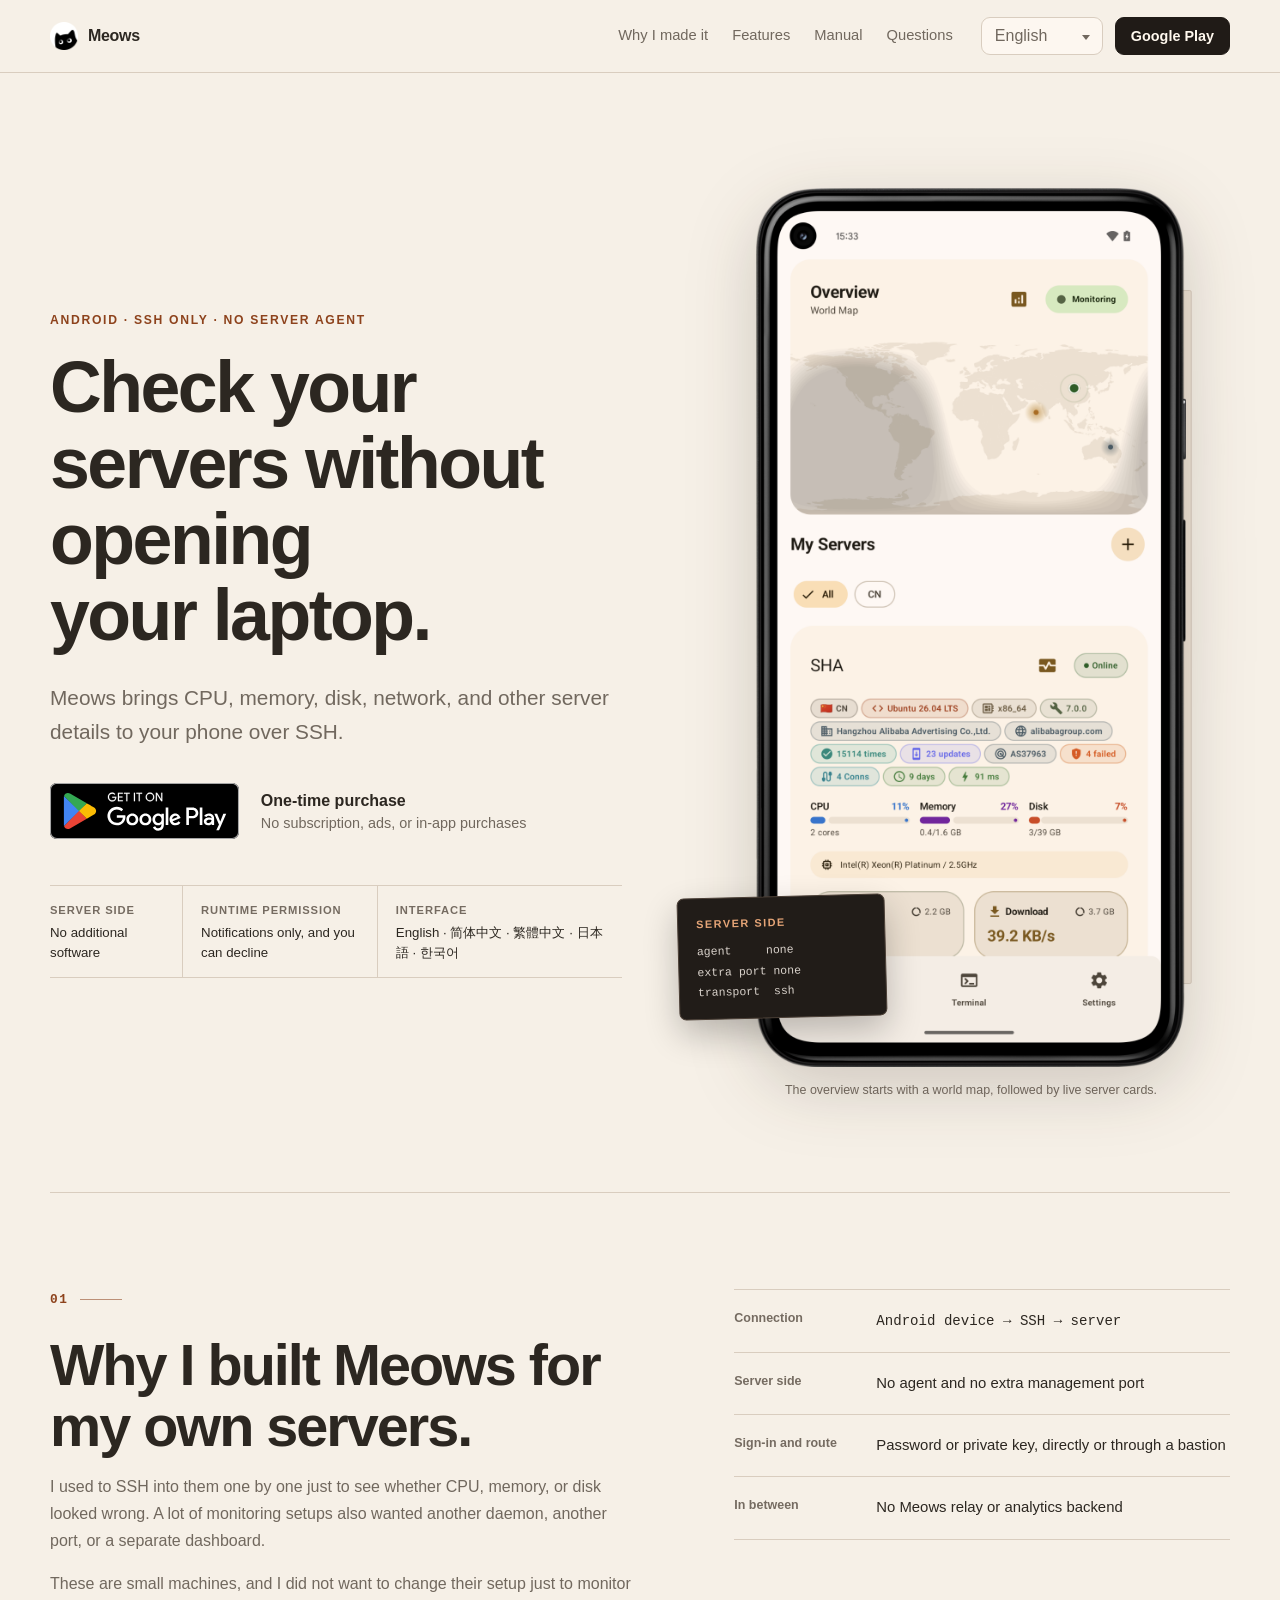
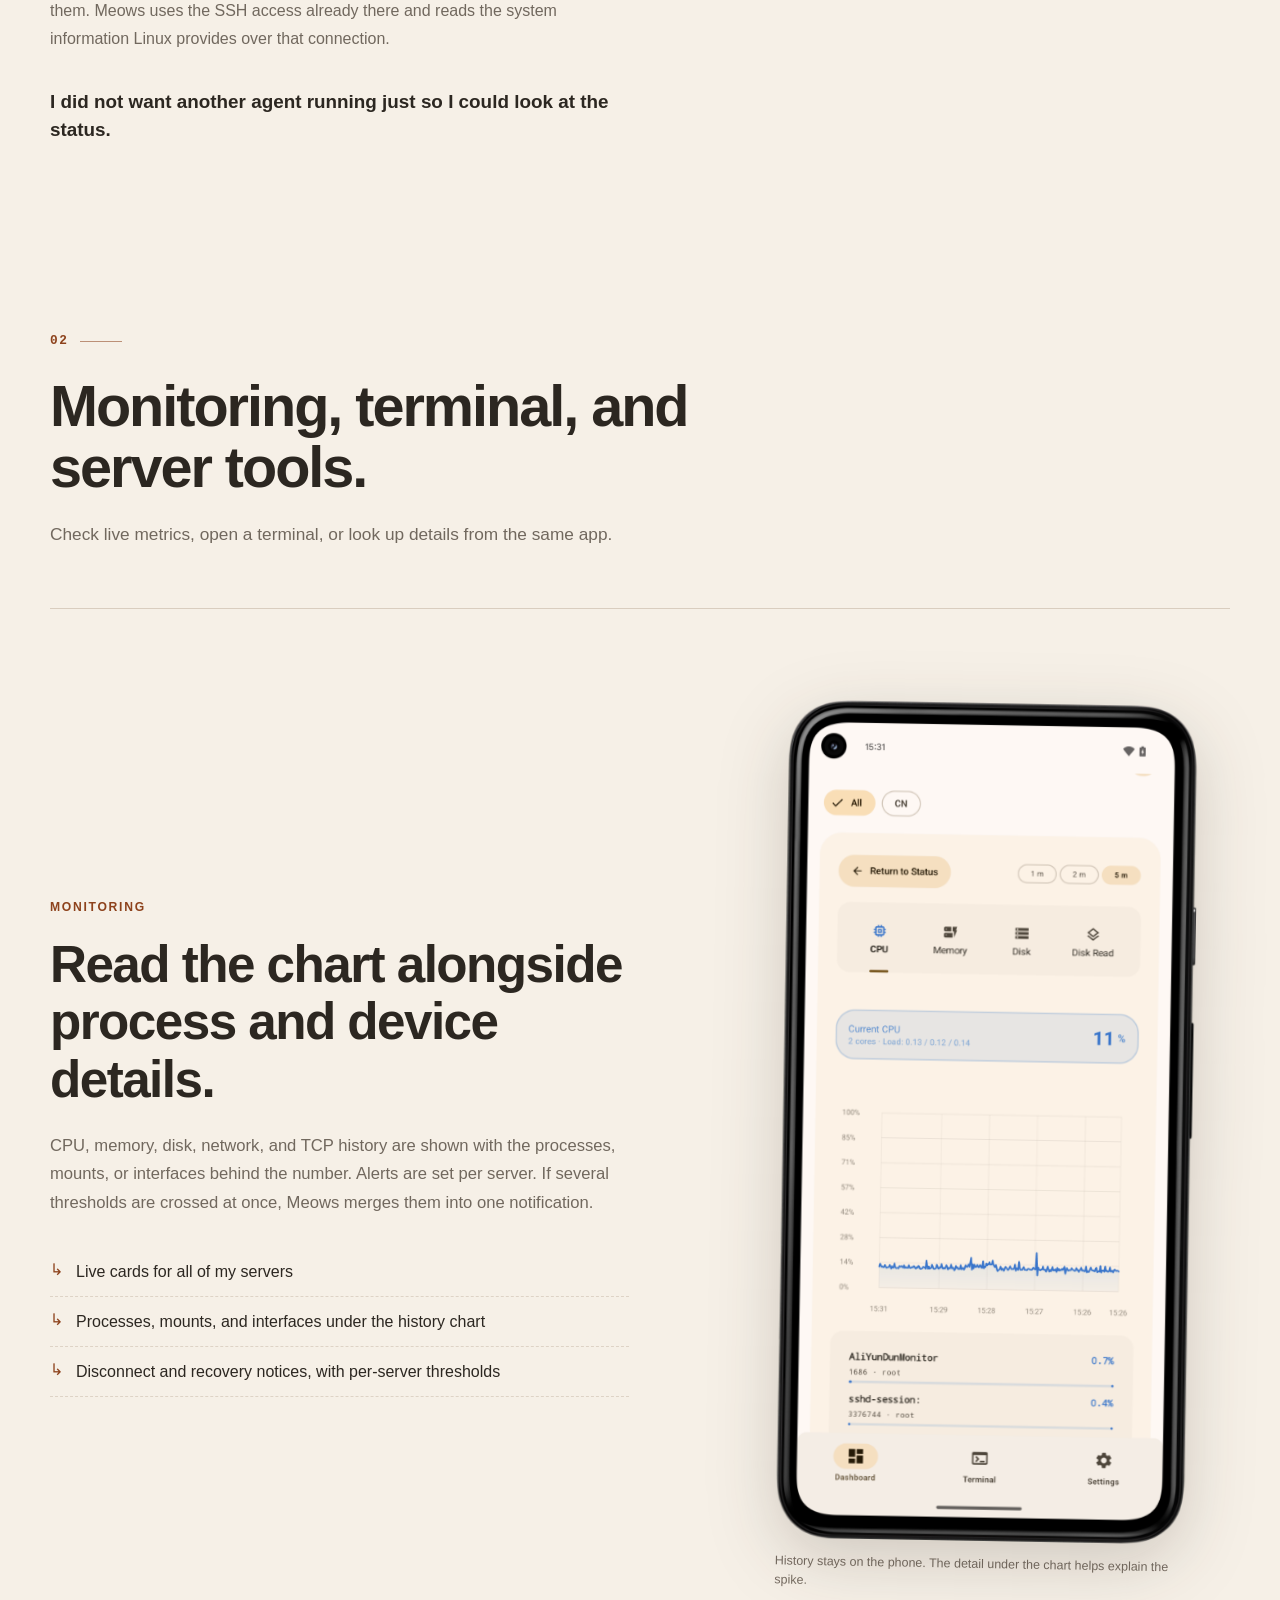
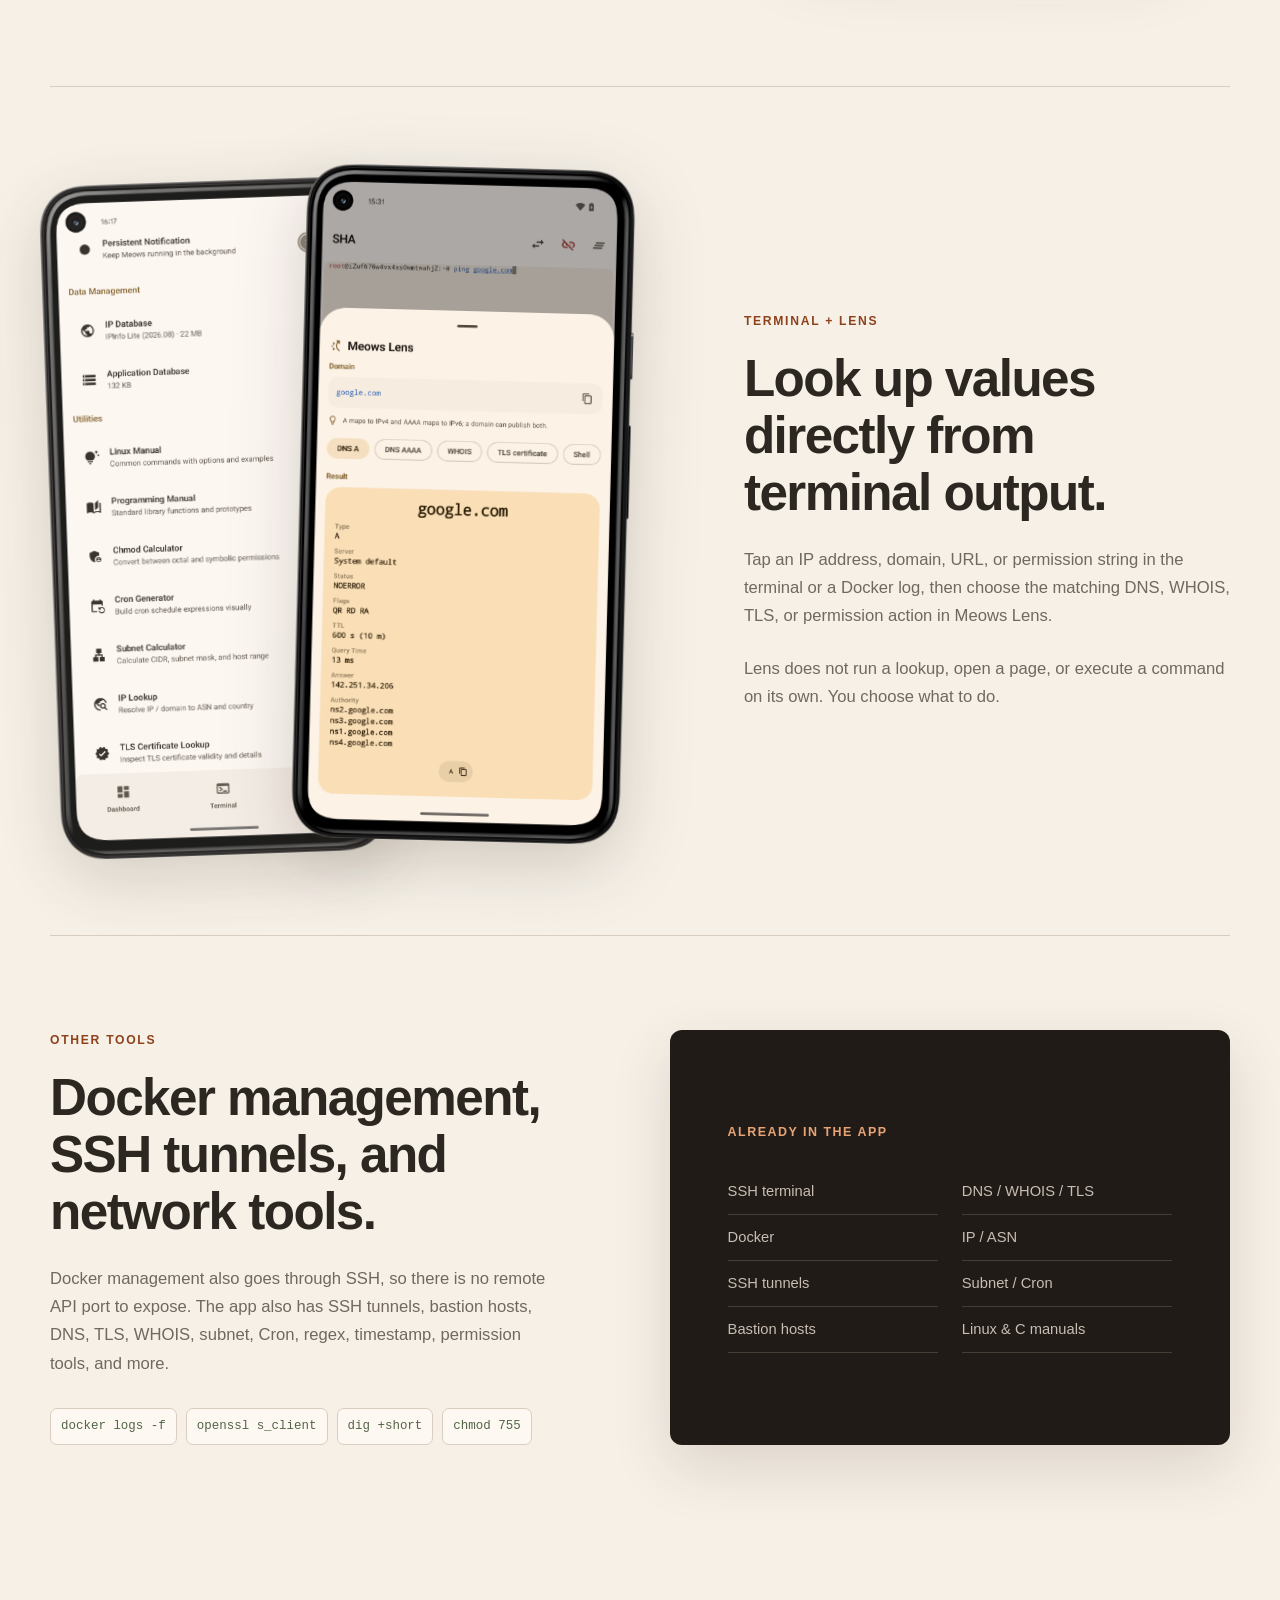
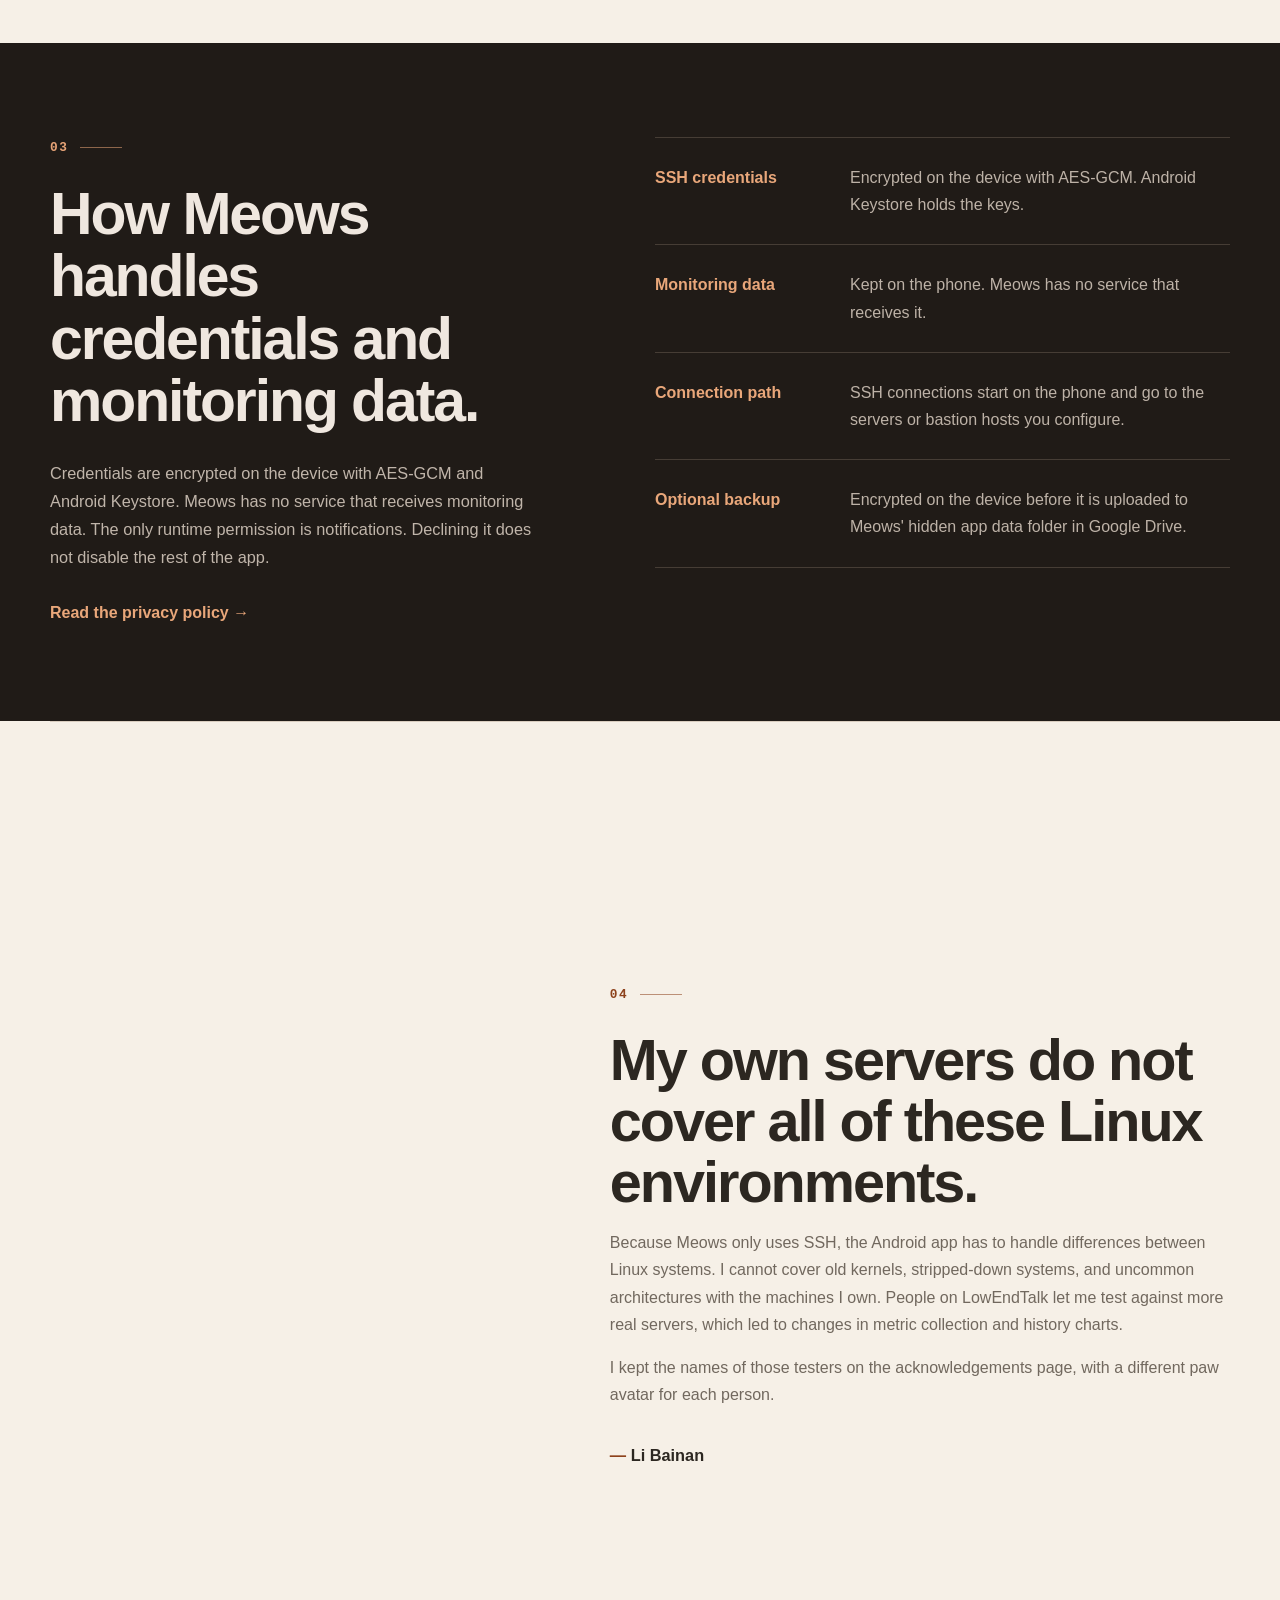
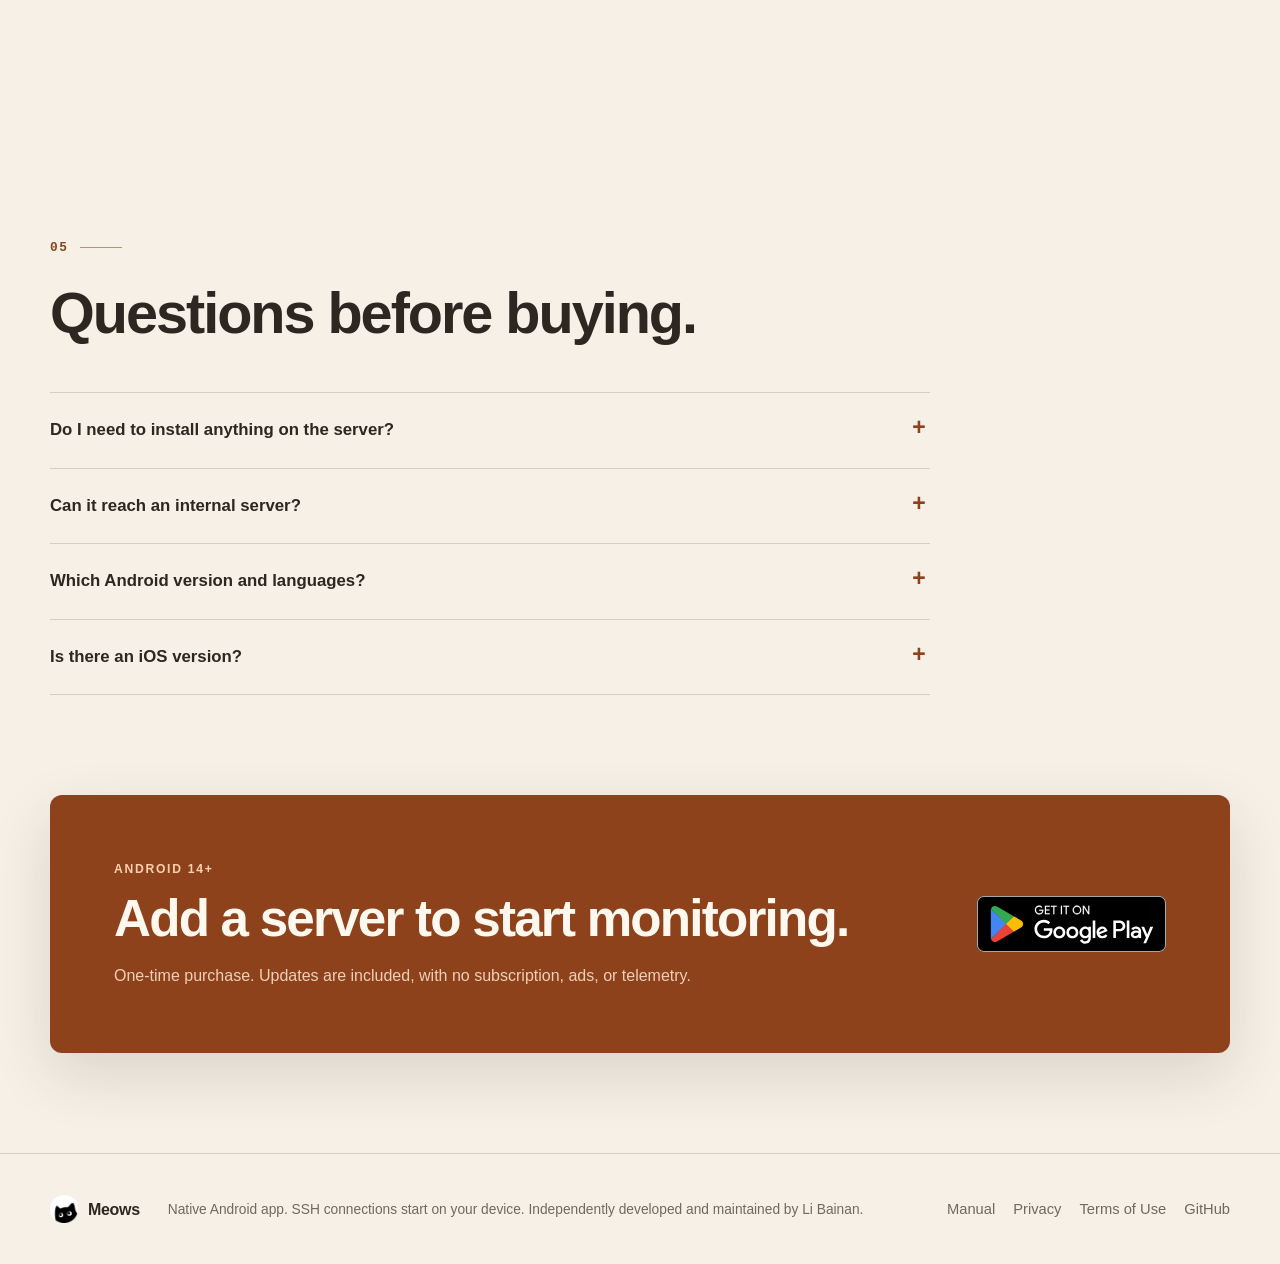
<file: index.html>
<!DOCTYPE html>
<html lang="en">
<head>
  <meta charset="UTF-8">
  <meta name="viewport" content="width=device-width, initial-scale=1.0">
  <meta name="referrer" content="strict-origin-when-cross-origin">
  <meta http-equiv="Content-Security-Policy" content="default-src 'self'; img-src 'self' data:; script-src 'self'; style-src 'self'; connect-src 'none'; object-src 'none'; base-uri 'none'; form-action 'none'">
  <title>Meows</title>
  <meta name="description" content="Monitor Linux servers from Android over SSH. No agent, daemon, or extra port on the server. Includes live metrics, terminal, Docker, tunnels, and network tools.">
  <link rel="icon" href="favicon.png" type="image/png">
  <link rel="apple-touch-icon" href="favicon.png">
  <meta name="google-site-verification" content="b_yXVIve3Viz64DMB6fFqK7dbHA58nTjf6VMWfUXWis">
  <link rel="canonical" href="https://app.kvitra.com/">
  <meta name="theme-color" media="(prefers-color-scheme: light)" content="#f6f0e7">
  <meta name="theme-color" media="(prefers-color-scheme: dark)" content="#171411">
  <meta property="og:type" content="website">
  <meta property="og:title" content="Meows">
  <meta property="og:description" content="Monitor Linux servers from Android over SSH. No agent, daemon, or extra port on the server. Includes live metrics, terminal, Docker, tunnels, and network tools.">
  <meta property="og:url" content="https://app.kvitra.com/">
  <meta property="og:image" content="https://app.kvitra.com/assets/screenshots/en/overview.webp">
  <link rel="stylesheet" href="assets/home.css">
  <script src="assets/language.js" defer></script>
  <script src="assets/home-i18n.js" defer></script>
</head>
<body>
  <a class="skip-link" href="#main" data-i18n="skip">Skip to content</a>

  <header class="site-header">
    <div class="shell header-inner">
      <a class="brand" href="#top" aria-label="Meows home" data-i18n-aria-label="brand_home">
        <img src="favicon.png" width="28" height="28" alt="">
        <span>Meows</span>
      </a>

      <nav class="nav" aria-label="Primary navigation" data-i18n-aria-label="nav_label">
        <a href="#why" data-i18n="nav_why">Why I made it</a>
        <a href="#inside" data-i18n="nav_inside">Features</a>
        <a href="docs/" data-i18n="nav_docs">Manual</a>
        <a href="#questions" data-i18n="nav_questions">Questions</a>
      </nav>

      <div class="header-tools">
        <div class="language-switcher" data-language-switcher>
          <span class="sr-only" id="language-label" data-i18n="language_label">Language</span>
          <button class="language-trigger" id="language-trigger" type="button" data-language-trigger
                  aria-haspopup="listbox" aria-expanded="false"
                  aria-controls="language-menu" aria-label="Language: English">
            <span class="language-current-label" id="language-current-label" data-language-current-label>English</span>
            <span class="language-current-code" id="language-current-code" data-language-current-code aria-hidden="true">EN</span>
            <span class="language-chevron" aria-hidden="true"></span>
          </button>
          <div class="language-menu" id="language-menu" role="listbox" data-language-menu
               aria-labelledby="language-label" hidden>
            <button class="language-option" type="button" role="option"
                    data-language-choice="auto" aria-selected="true">
              <span data-i18n="language_auto">Browser language</span>
              <span class="language-option-code">AUTO</span>
            </button>
            <button class="language-option" type="button" role="option"
                    data-language-choice="en" aria-selected="false">
              <span>English</span>
              <span class="language-option-code">EN</span>
            </button>
            <button class="language-option" type="button" role="option"
                    data-language-choice="zhCN" aria-selected="false">
              <span>简体中文</span>
              <span class="language-option-code">简</span>
            </button>
            <button class="language-option" type="button" role="option"
                    data-language-choice="zhTW" aria-selected="false">
              <span>繁體中文</span>
              <span class="language-option-code">繁</span>
            </button>
            <button class="language-option" type="button" role="option"
                    data-language-choice="ja" aria-selected="false">
              <span>日本語</span>
              <span class="language-option-code">日</span>
            </button>
            <button class="language-option" type="button" role="option"
                    data-language-choice="ko" aria-selected="false">
              <span>한국어</span>
              <span class="language-option-code">한</span>
            </button>
          </div>
        </div>
        <a class="header-cta" href="https://play.google.com/store/apps/details?id=com.meows.android&amp;referrer=utm_source%3Dofficial_website%26utm_medium%3Dreferral%26utm_campaign%3Dmeows_android_acquisition%26utm_content%3Dnav_cta" target="_blank" rel="noopener" data-i18n="nav_get">Google Play</a>
      </div>
    </div>
  </header>

  <main id="main">
    <section class="hero shell" id="top">
      <div class="hero-copy">
        <p class="kicker" data-i18n="hero_kicker">Android · SSH only · no server agent</p>
        <h1 data-i18n="hero_title">Check your servers without opening your laptop.</h1>
        <p class="hero-lead" data-i18n="hero_body">Meows brings CPU, memory, disk, network, and other server details to your phone over SSH.</p>

        <div class="hero-actions">
          <a class="play-badge" href="https://play.google.com/store/apps/details?id=com.meows.android&amp;referrer=utm_source%3Dofficial_website%26utm_medium%3Dreferral%26utm_campaign%3Dmeows_android_acquisition%26utm_content%3Dhero_cta" target="_blank" rel="noopener">
            <img data-play-badge src="assets/playbadge/en.svg" width="239" height="71" alt="Get it on Google Play">
          </a>
          <p class="purchase-note">
            <strong data-i18n="hero_price">One-time purchase</strong>
            <span data-i18n="hero_price_note">No subscription, ads, or in-app purchases</span>
          </p>
        </div>

        <dl class="hero-facts">
          <div><dt data-i18n="fact_server_label">Server side</dt><dd data-i18n="fact_server_value">No additional software</dd></div>
          <div><dt data-i18n="fact_permission_label">Runtime permission</dt><dd data-i18n="fact_permission_value">Notifications only, and you can decline</dd></div>
          <div><dt data-i18n="fact_languages_label">Interface</dt><dd data-i18n="fact_languages_value">English · 简体中文 · 繁體中文 · 日本語 · 한국어</dd></div>
        </dl>
      </div>

      <div class="hero-visual">
        <div class="server-note" aria-label="Server-side setup" data-i18n-aria-label="server_note_aria">
          <span data-i18n="server_note_title">server side</span>
          <code>agent&nbsp;&nbsp;&nbsp;&nbsp;&nbsp;none</code>
          <code>extra port&nbsp;none</code>
          <code>transport&nbsp;&nbsp;ssh</code>
        </div>
        <figure class="phone-shot hero-phone">
          <img data-shot="overview" src="assets/screenshots/en/overview.webp" width="1002" height="2048" alt="Meows overview with a world map and a server card" fetchpriority="high">
          <figcaption data-i18n="hero_caption">The overview starts with a world map, followed by live server cards.</figcaption>
        </figure>
      </div>
    </section>

    <section class="story shell ruled" id="why">
      <div class="story-copy">
        <p class="section-number">01</p>
        <h2 data-i18n="story_title">Why I built Meows for my own servers.</h2>
        <p data-i18n="story_p1">I used to SSH into them one by one just to see whether CPU, memory, or disk looked wrong. A lot of monitoring setups also wanted another daemon, another port, or a separate dashboard.</p>
        <p data-i18n="story_p2">These are small machines, and I did not want to change their setup just to monitor them. Meows uses the SSH access already there and reads the system information Linux provides over that connection.</p>
        <blockquote data-i18n="story_quote">I did not want another agent running just so I could look at the status.</blockquote>
      </div>

      <dl class="connection-ledger">
        <div><dt data-i18n="connection_path_label">Connection</dt><dd><code data-i18n="connection_path_value">Android device → SSH → server</code></dd></div>
        <div><dt data-i18n="connection_server_label">Server side</dt><dd data-i18n="connection_server_value">No agent and no extra management port</dd></div>
        <div><dt data-i18n="connection_auth_label">Sign-in and route</dt><dd data-i18n="connection_auth_value">Password or private key, directly or through a bastion</dd></div>
        <div><dt data-i18n="connection_middle_label">In between</dt><dd data-i18n="connection_middle_value">No Meows relay or analytics backend</dd></div>
      </dl>
    </section>

    <section class="work shell" id="inside">
      <div class="section-intro">
        <p class="section-number">02</p>
        <h2 data-i18n="inside_title">Monitoring, terminal, and server tools.</h2>
        <p data-i18n="inside_lead">Check live metrics, open a terminal, or look up details from the same app.</p>
      </div>

      <article class="feature-row feature-monitor">
        <div class="feature-copy">
          <p class="feature-label" data-i18n="monitor_label">Monitoring</p>
          <h3 data-i18n="monitor_title">Read the chart alongside process and device details.</h3>
          <p data-i18n="monitor_body">CPU, memory, disk, network, and TCP history are shown with the processes, mounts, or interfaces behind the number. Alerts are set per server. If several thresholds are crossed at once, Meows merges them into one notification.</p>
          <ul class="plain-list">
            <li data-i18n="monitor_1">Live cards for all of my servers</li>
            <li data-i18n="monitor_2">Processes, mounts, and interfaces under the history chart</li>
            <li data-i18n="monitor_3">Disconnect and recovery notices, with per-server thresholds</li>
          </ul>
        </div>
        <figure class="phone-shot tilted-right">
          <img data-shot="charts" src="assets/screenshots/en/charts.webp" width="1002" height="2048" loading="lazy" alt="Meows history charts and process details">
          <figcaption data-i18n="monitor_caption">History stays on the phone. The detail under the chart helps explain the spike.</figcaption>
        </figure>
      </article>

      <article class="feature-row feature-lens">
        <div class="feature-copy">
          <p class="feature-label" data-i18n="lens_label">Terminal + Lens</p>
          <h3 data-i18n="lens_title">Look up values directly from terminal output.</h3>
          <p data-i18n="lens_body">Tap an IP address, domain, URL, or permission string in the terminal or a Docker log, then choose the matching DNS, WHOIS, TLS, or permission action in Meows Lens.</p>
          <p data-i18n="lens_note">Lens does not run a lookup, open a page, or execute a command on its own. You choose what to do.</p>
        </div>
        <div class="lens-stack" aria-label="Meows tools and Lens" data-i18n-aria-label="lens_stack_aria">
          <figure class="phone-shot phone-back">
            <img data-shot="tools" src="assets/screenshots/en/tools.webp" width="1002" height="2048" loading="lazy" alt="Meows network and Linux tools">
          </figure>
          <figure class="phone-shot phone-front">
            <img data-shot="lens" src="assets/screenshots/en/lens.webp" width="1002" height="2048" loading="lazy" alt="Meows Lens actions for a selected address">
          </figure>
        </div>
      </article>

      <article class="feature-row feature-more">
        <div class="feature-copy">
          <p class="feature-label" data-i18n="more_label">Other tools</p>
          <h3 data-i18n="more_title">Docker management, SSH tunnels, and network tools.</h3>
          <p data-i18n="more_body">Docker management also goes through SSH, so there is no remote API port to expose. The app also has SSH tunnels, bastion hosts, DNS, TLS, WHOIS, subnet, Cron, regex, timestamp, permission tools, and more.</p>
          <div class="command-strip" aria-label="Command examples" data-i18n-aria-label="examples_aria">
            <code>docker logs -f</code>
            <code>openssl s_client</code>
            <code>dig +short</code>
            <code>chmod 755</code>
          </div>
        </div>
        <aside class="tool-index">
          <p data-i18n="tool_index_intro">Already in the app</p>
          <div class="tool-columns">
            <ul>
              <li>SSH terminal</li>
              <li>Docker</li>
              <li>SSH tunnels</li>
              <li data-i18n="tool_jump">Bastion hosts</li>
            </ul>
            <ul>
              <li>DNS / WHOIS / TLS</li>
              <li>IP / ASN</li>
              <li>Subnet / Cron</li>
              <li data-i18n="tool_manuals">Linux &amp; C manuals</li>
            </ul>
          </div>
        </aside>
      </article>
    </section>

    <section class="privacy-panel" id="privacy">
      <div class="shell privacy-grid">
        <div>
          <p class="section-number light">03</p>
          <h2 data-i18n="privacy_title">How Meows handles credentials and monitoring data.</h2>
          <p class="privacy-lead" data-i18n="privacy_body">Credentials are encrypted on the device with AES-GCM and Android Keystore. Meows has no service that receives monitoring data. The only runtime permission is notifications. Declining it does not disable the rest of the app.</p>
          <a class="text-link" href="privacy/" data-i18n="privacy_link">Read the privacy policy →</a>
        </div>
        <dl class="privacy-ledger">
          <div><dt data-i18n="privacy_q1">SSH credentials</dt><dd data-i18n="privacy_a1">Encrypted on the device with AES-GCM. Android Keystore holds the keys.</dd></div>
          <div><dt data-i18n="privacy_q2">Monitoring data</dt><dd data-i18n="privacy_a2">Kept on the phone. Meows has no service that receives it.</dd></div>
          <div><dt data-i18n="privacy_q3">Connection path</dt><dd data-i18n="privacy_a3">SSH connections start on the phone and go to the servers or bastion hosts you configure.</dd></div>
          <div><dt data-i18n="privacy_q4">Optional backup</dt><dd data-i18n="privacy_a4">Encrypted on the device before it is uploaded to Meows' hidden app data folder in Google Drive.</dd></div>
        </dl>
      </div>
    </section>

    <section class="maker shell ruled">
      <div class="maker-image">
        <figure class="phone-shot tilted-left">
          <img data-shot="thanks" src="assets/screenshots/en/thanks.webp" width="1002" height="2048" loading="lazy" alt="Meows acknowledgements page with unique paw avatars">
        </figure>
      </div>
      <div class="maker-copy">
        <p class="section-number">04</p>
        <h2 data-i18n="maker_title">My own servers do not cover all of these Linux environments.</h2>
        <p data-i18n="maker_p1">Because Meows only uses SSH, the Android app has to handle differences between Linux systems. I cannot cover old kernels, stripped-down systems, and uncommon architectures with the machines I own. People on LowEndTalk let me test against more real servers, which led to changes in metric collection and history charts.</p>
        <p data-i18n="maker_p2">I kept the names of those testers on the acknowledgements page, with a different paw avatar for each person.</p>
        <p class="signature" aria-label="Li Bainan"><span>—</span> Li Bainan</p>
      </div>
    </section>

    <section class="faq shell" id="questions">
      <div class="section-intro compact">
        <p class="section-number">05</p>
        <h2 data-i18n="faq_title">Questions before buying.</h2>
      </div>

      <div class="faq-list">
        <details>
          <summary data-i18n="q1">Do I need to install anything on the server?</summary>
          <p data-i18n="a1">No. Meows reads the server over standard SSH. There is no agent, daemon, Docker image, or extra port to configure.</p>
        </details>
        <details>
          <summary data-i18n="q2">Can it reach an internal server?</summary>
          <p data-i18n="a2">Yes. Add a bastion host, and Meows can use it for monitoring, terminal sessions, and SSH tunnels.</p>
        </details>
        <details>
          <summary data-i18n="q3">Which Android version and languages?</summary>
          <p data-i18n="a3">Android 14 or later. The interface supports English, Simplified Chinese, Traditional Chinese, Japanese, and Korean.</p>
        </details>
        <details>
          <summary data-i18n="q4">Is there an iOS version?</summary>
          <p data-i18n="a4">Not at the moment. Meows is a native Android app.</p>
        </details>
      </div>
    </section>

    <section class="final-cta shell">
      <div>
        <p class="kicker" data-i18n="final_kicker">Android 14+</p>
        <h2 data-i18n="final_title">Add a server to start monitoring.</h2>
        <p data-i18n="final_body">One-time purchase. Updates are included, with no subscription, ads, or telemetry.</p>
      </div>
      <a class="play-badge final-play-badge" href="https://play.google.com/store/apps/details?id=com.meows.android&amp;referrer=utm_source%3Dofficial_website%26utm_medium%3Dreferral%26utm_campaign%3Dmeows_android_acquisition%26utm_content%3Dfinal_cta" target="_blank" rel="noopener">
        <img data-play-badge src="assets/playbadge/en.svg" width="239" height="71" alt="Get it on Google Play">
      </a>
    </section>
  </main>

  <footer>
    <div class="shell footer-inner">
      <div class="footer-brand"><img src="favicon.png" width="28" height="28" alt=""><span>Meows</span></div>
      <p data-i18n="footer_note">Native Android app. SSH connections start on your device. Independently developed and maintained by Li Bainan.</p>
      <div class="footer-links">
        <a href="docs/" data-i18n="footer_docs">Manual</a>
        <a href="privacy/" data-i18n="footer_privacy">Privacy</a>
        <a href="terms/" data-i18n="footer_terms">Terms of Use</a>
        <a href="https://github.com/KeSaite/Meows" target="_blank" rel="noopener">GitHub</a>
      </div>
    </div>
  </footer>
</body>
</html>
</file>
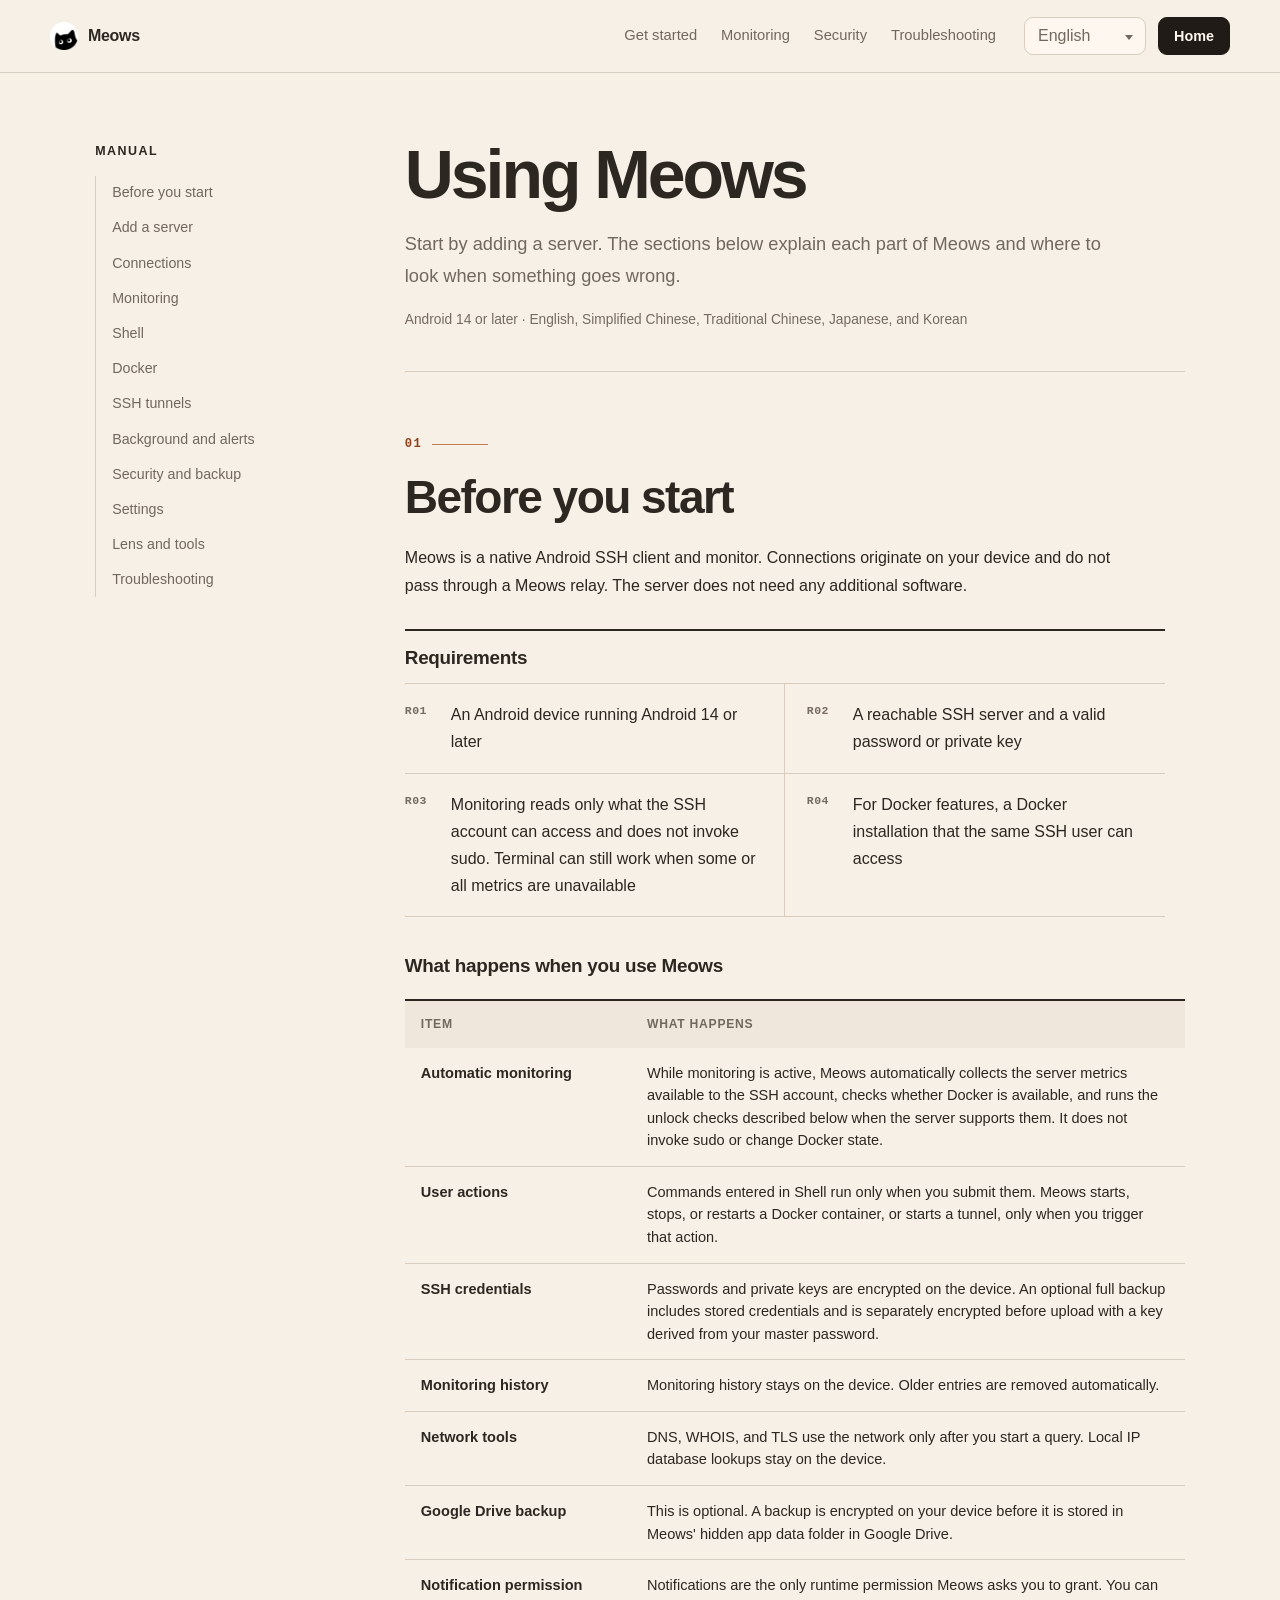
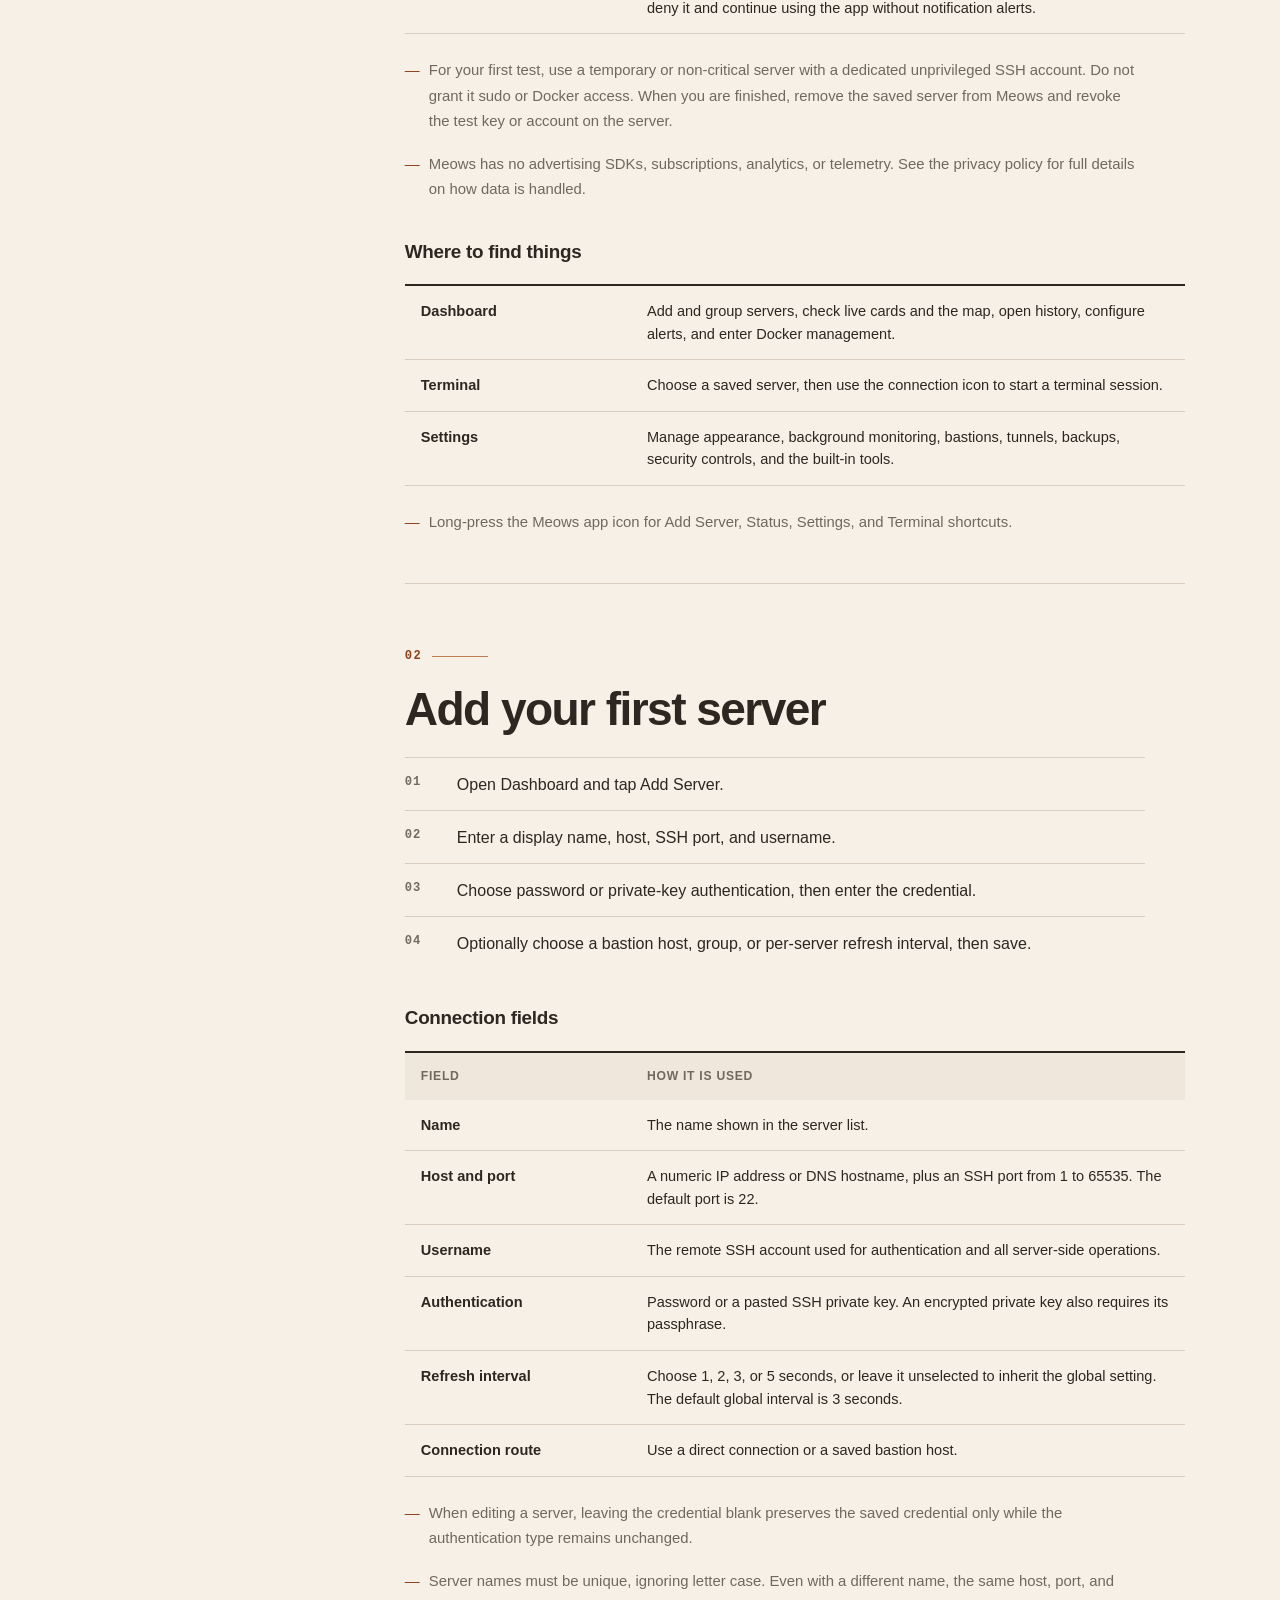
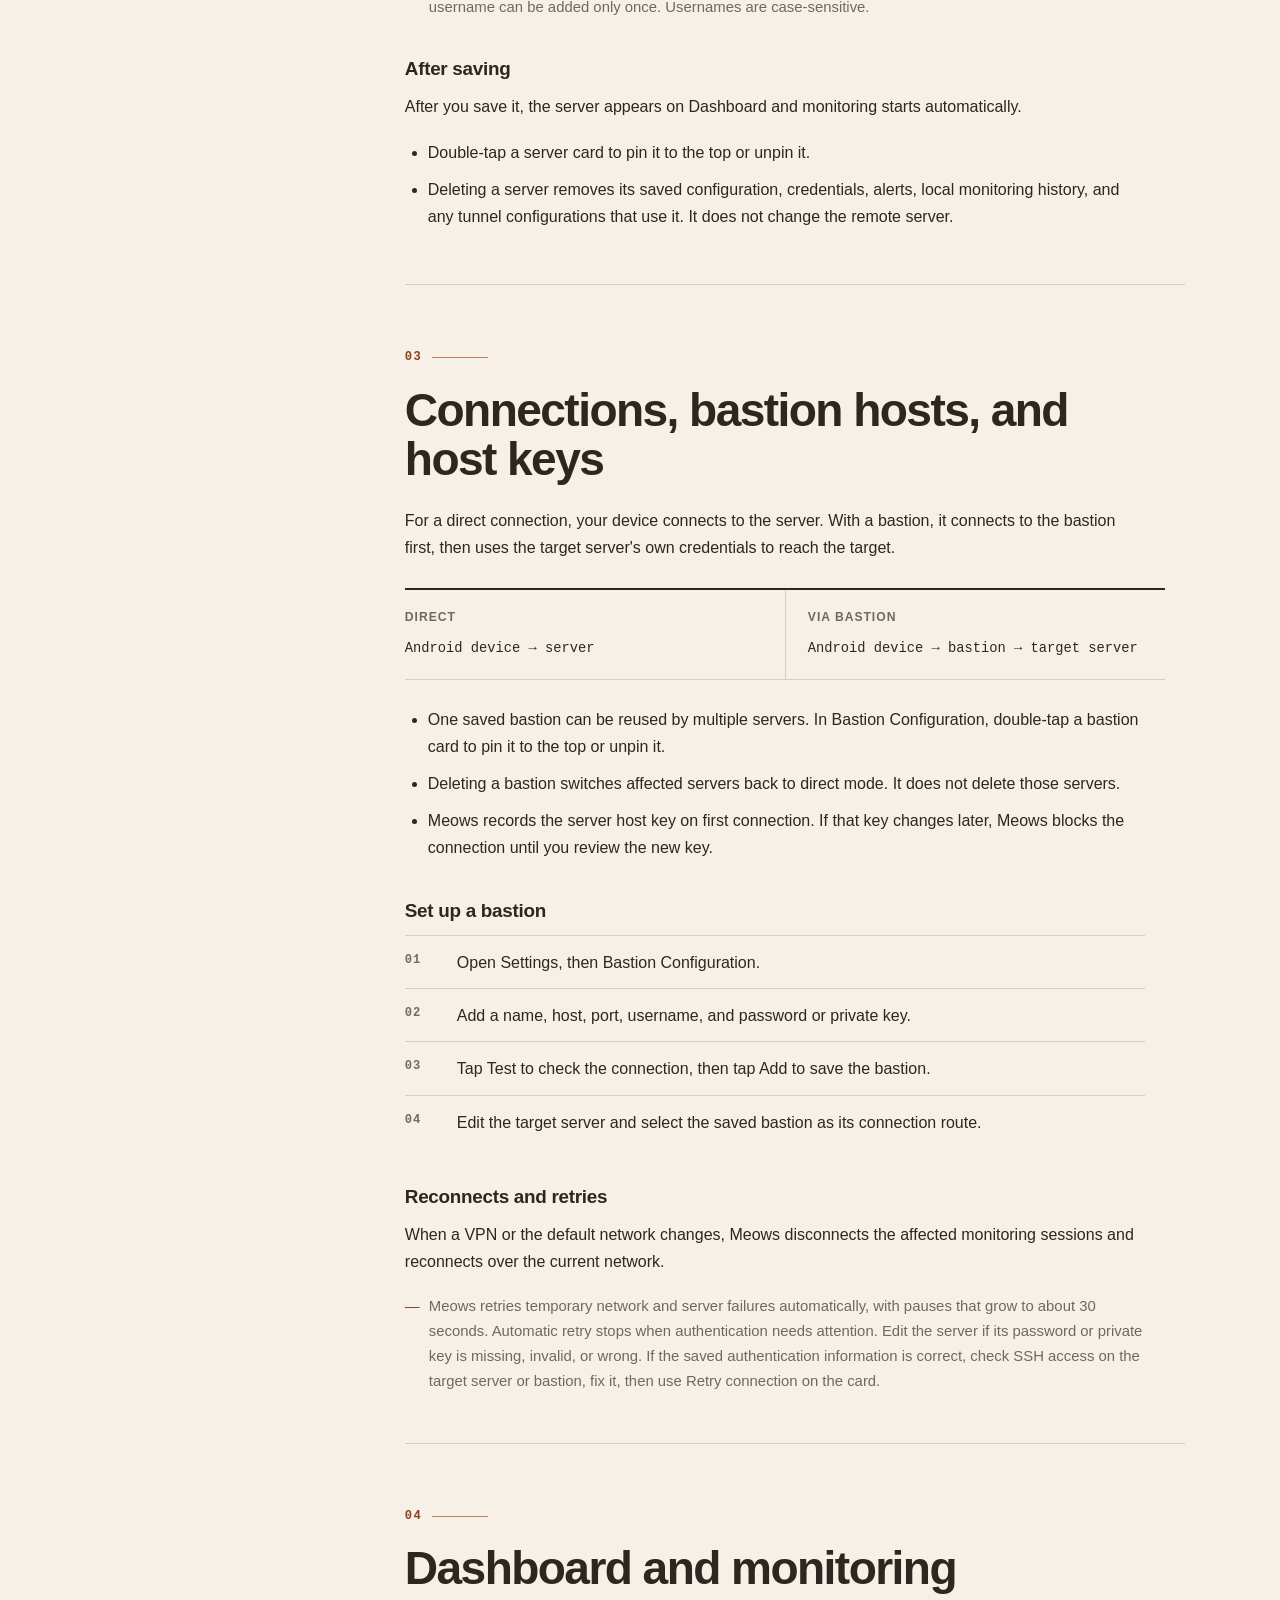
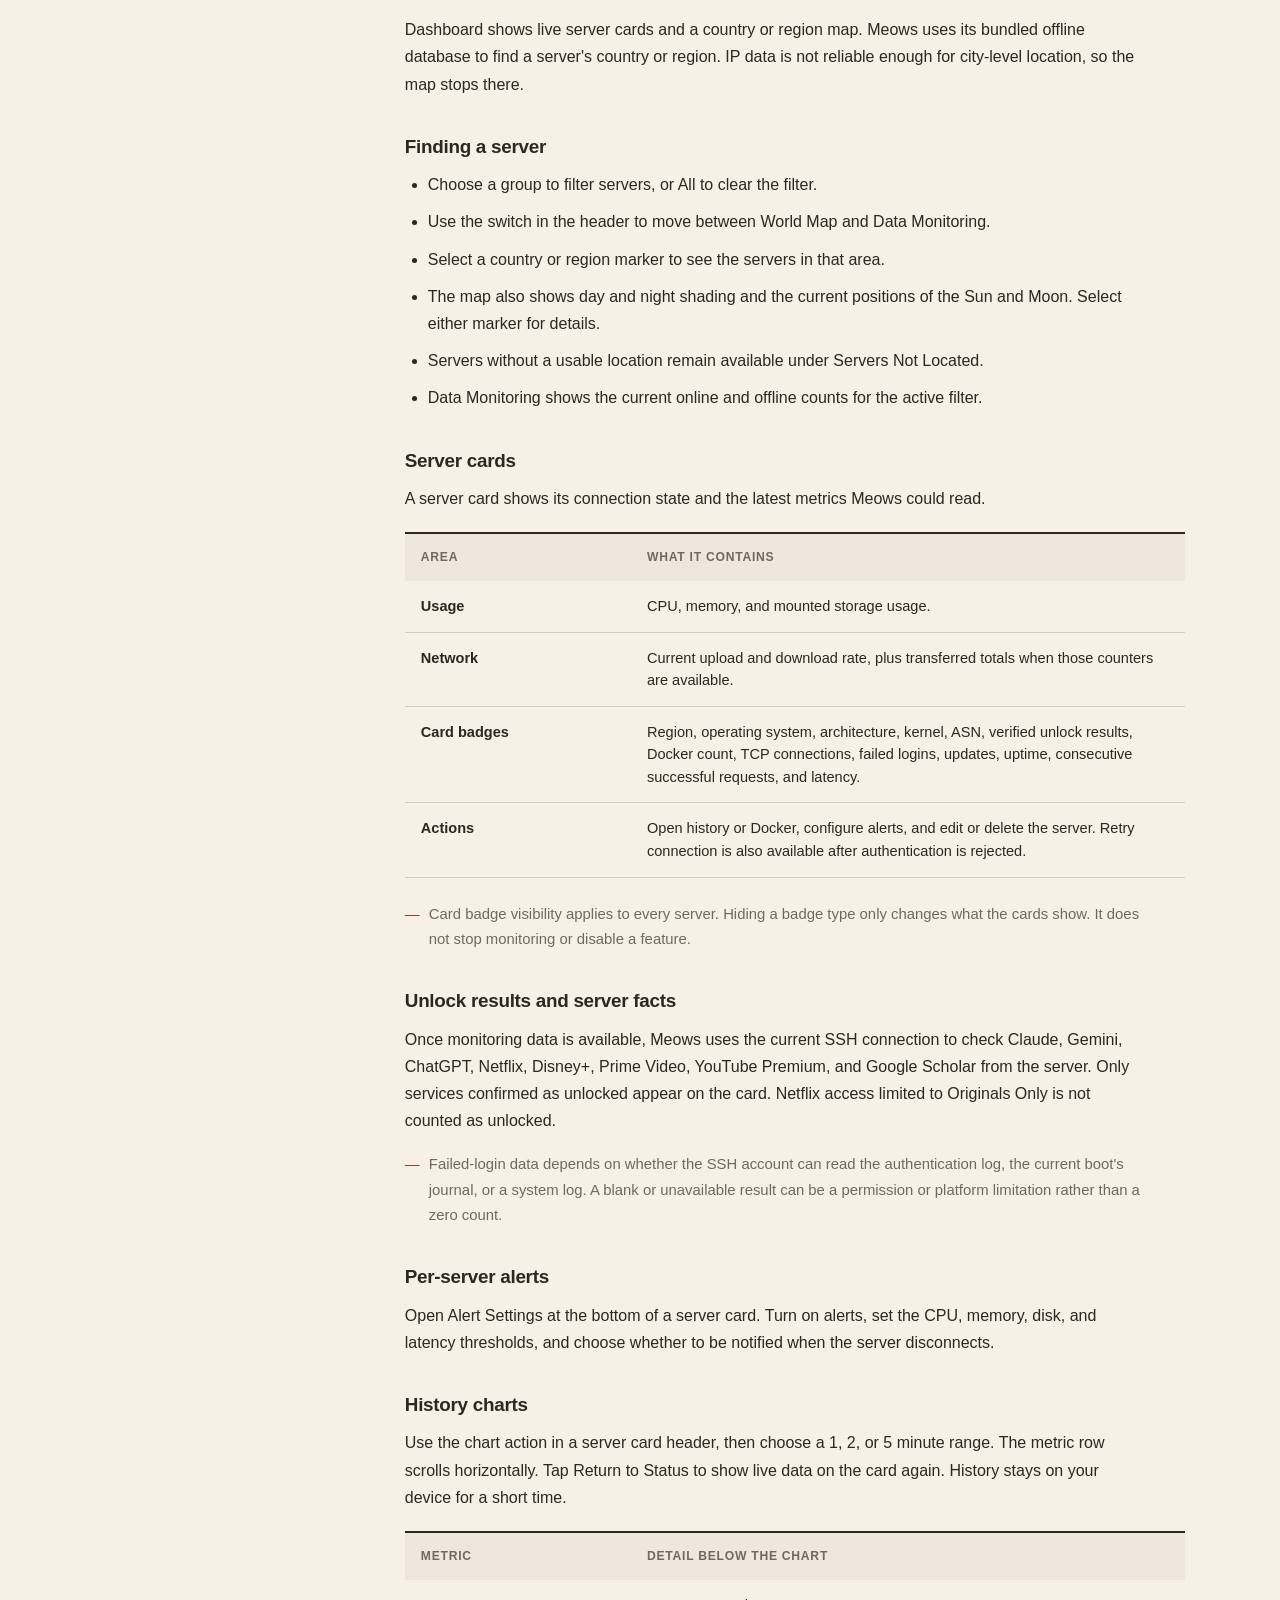
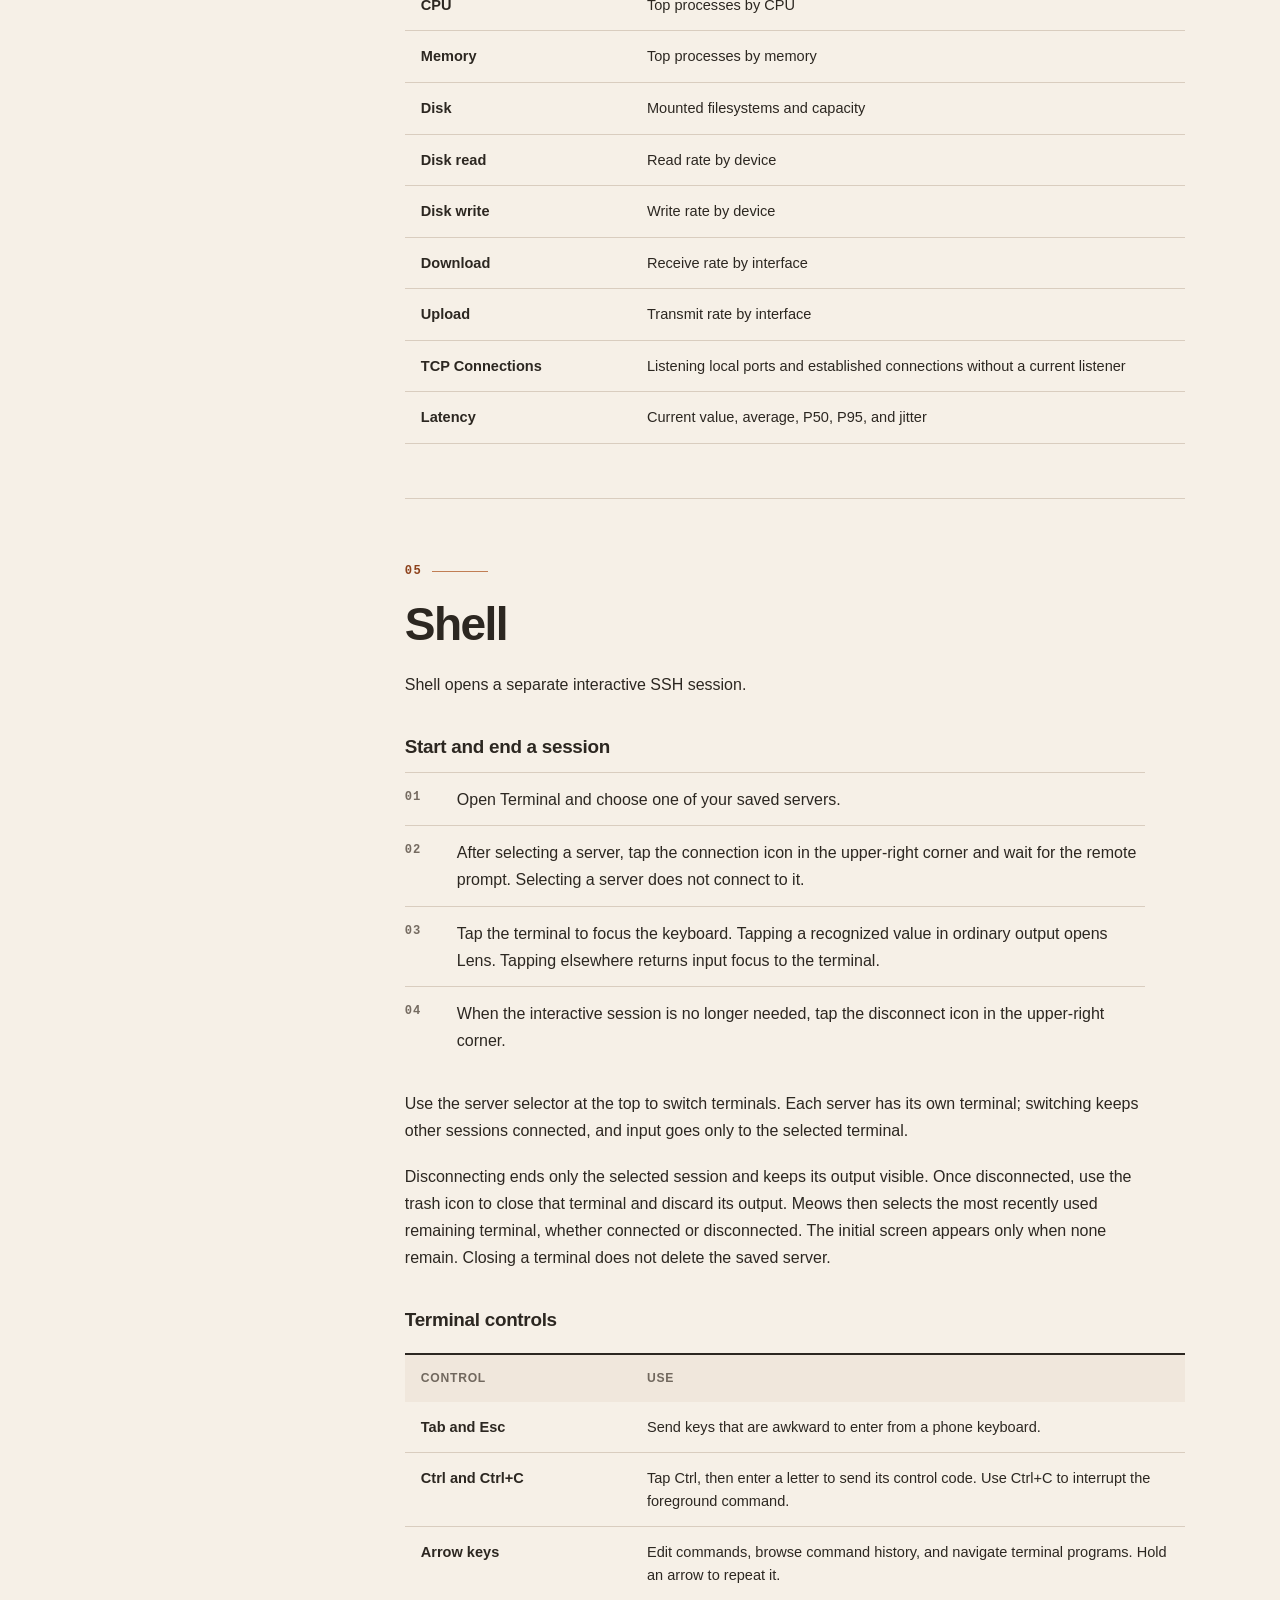
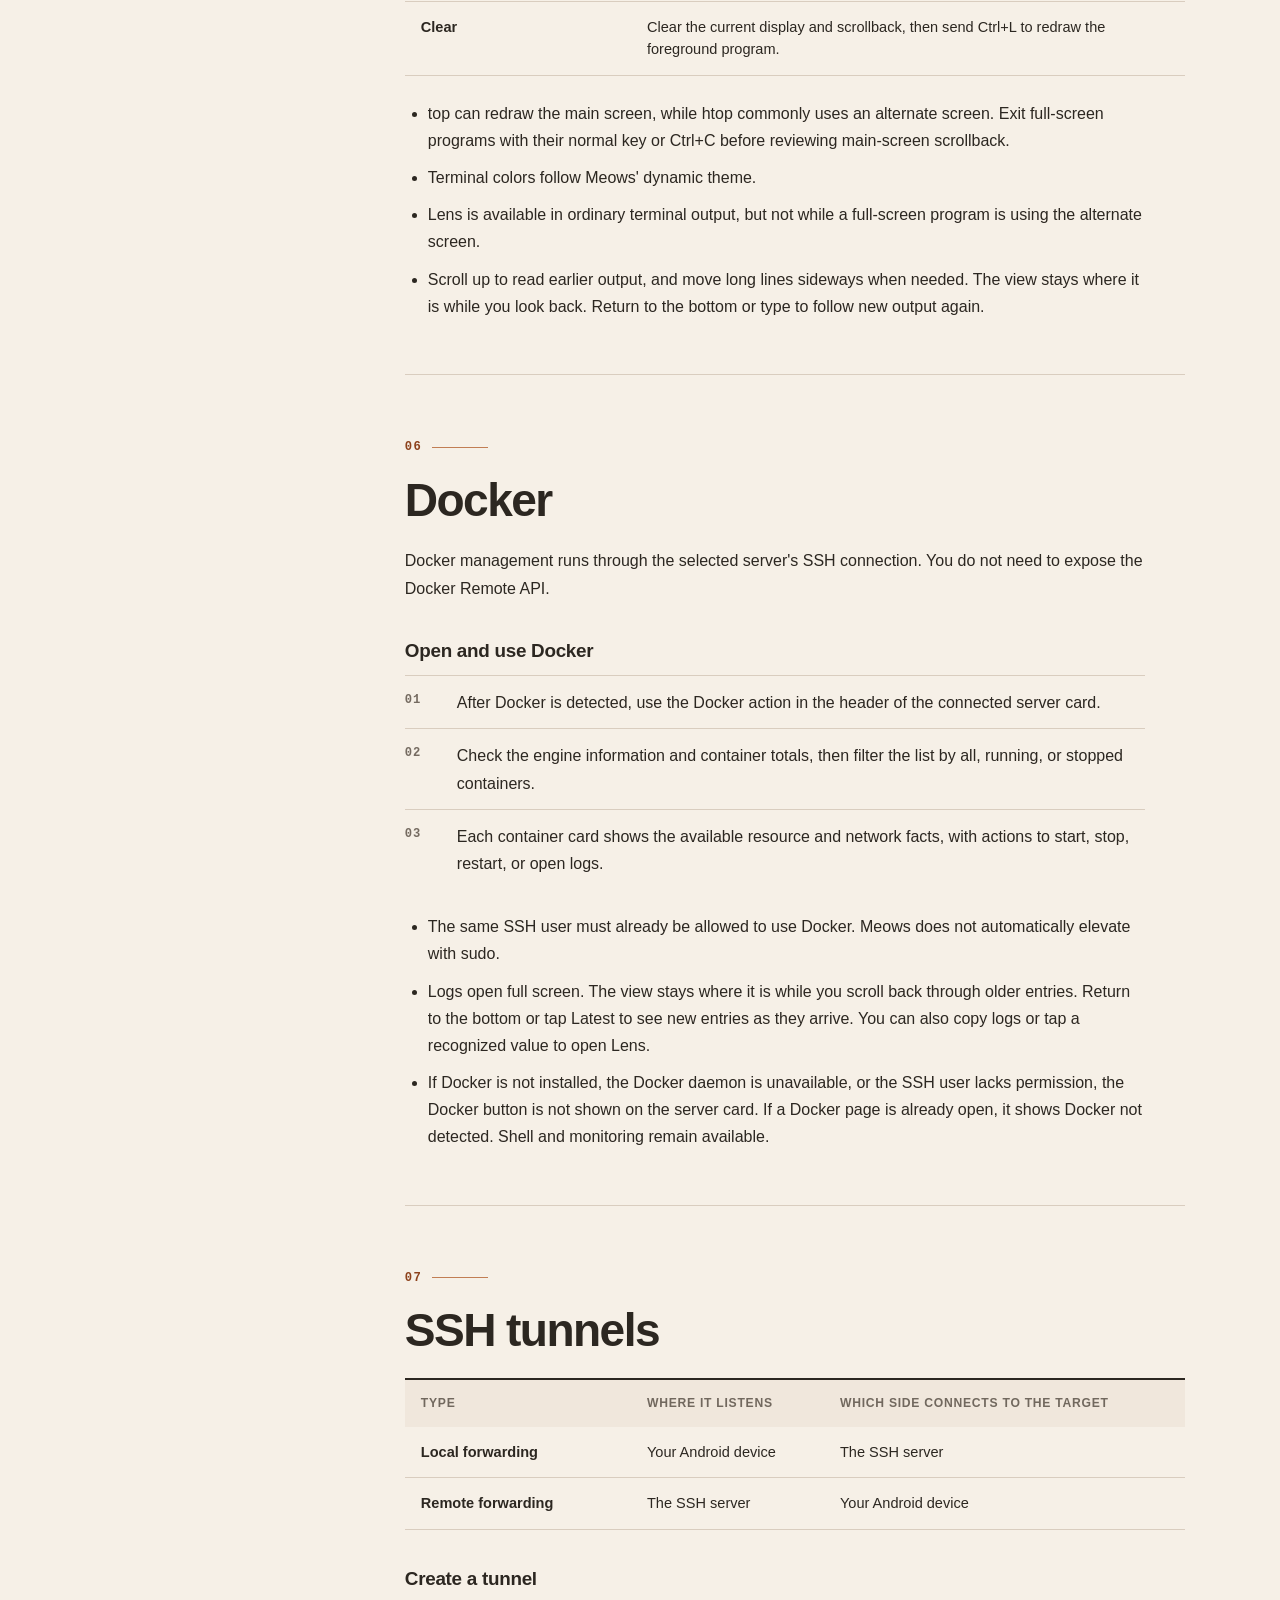
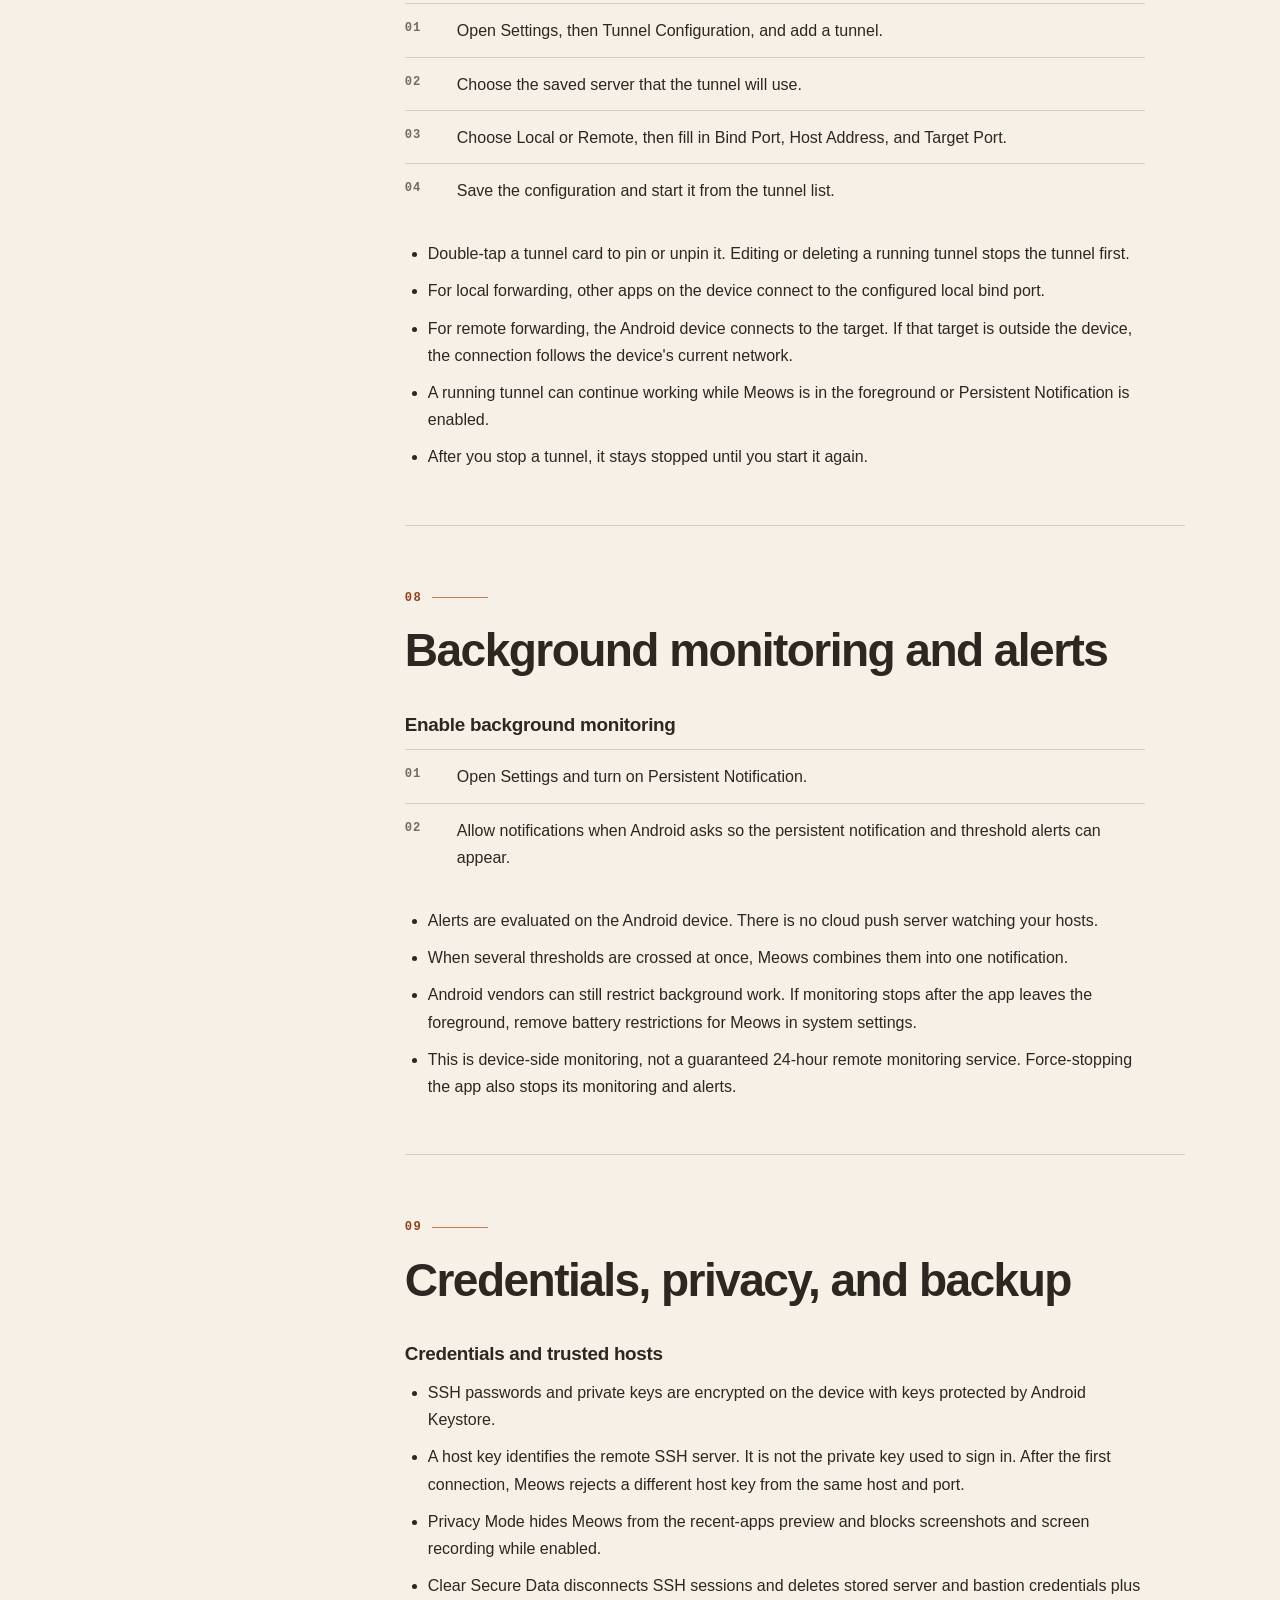
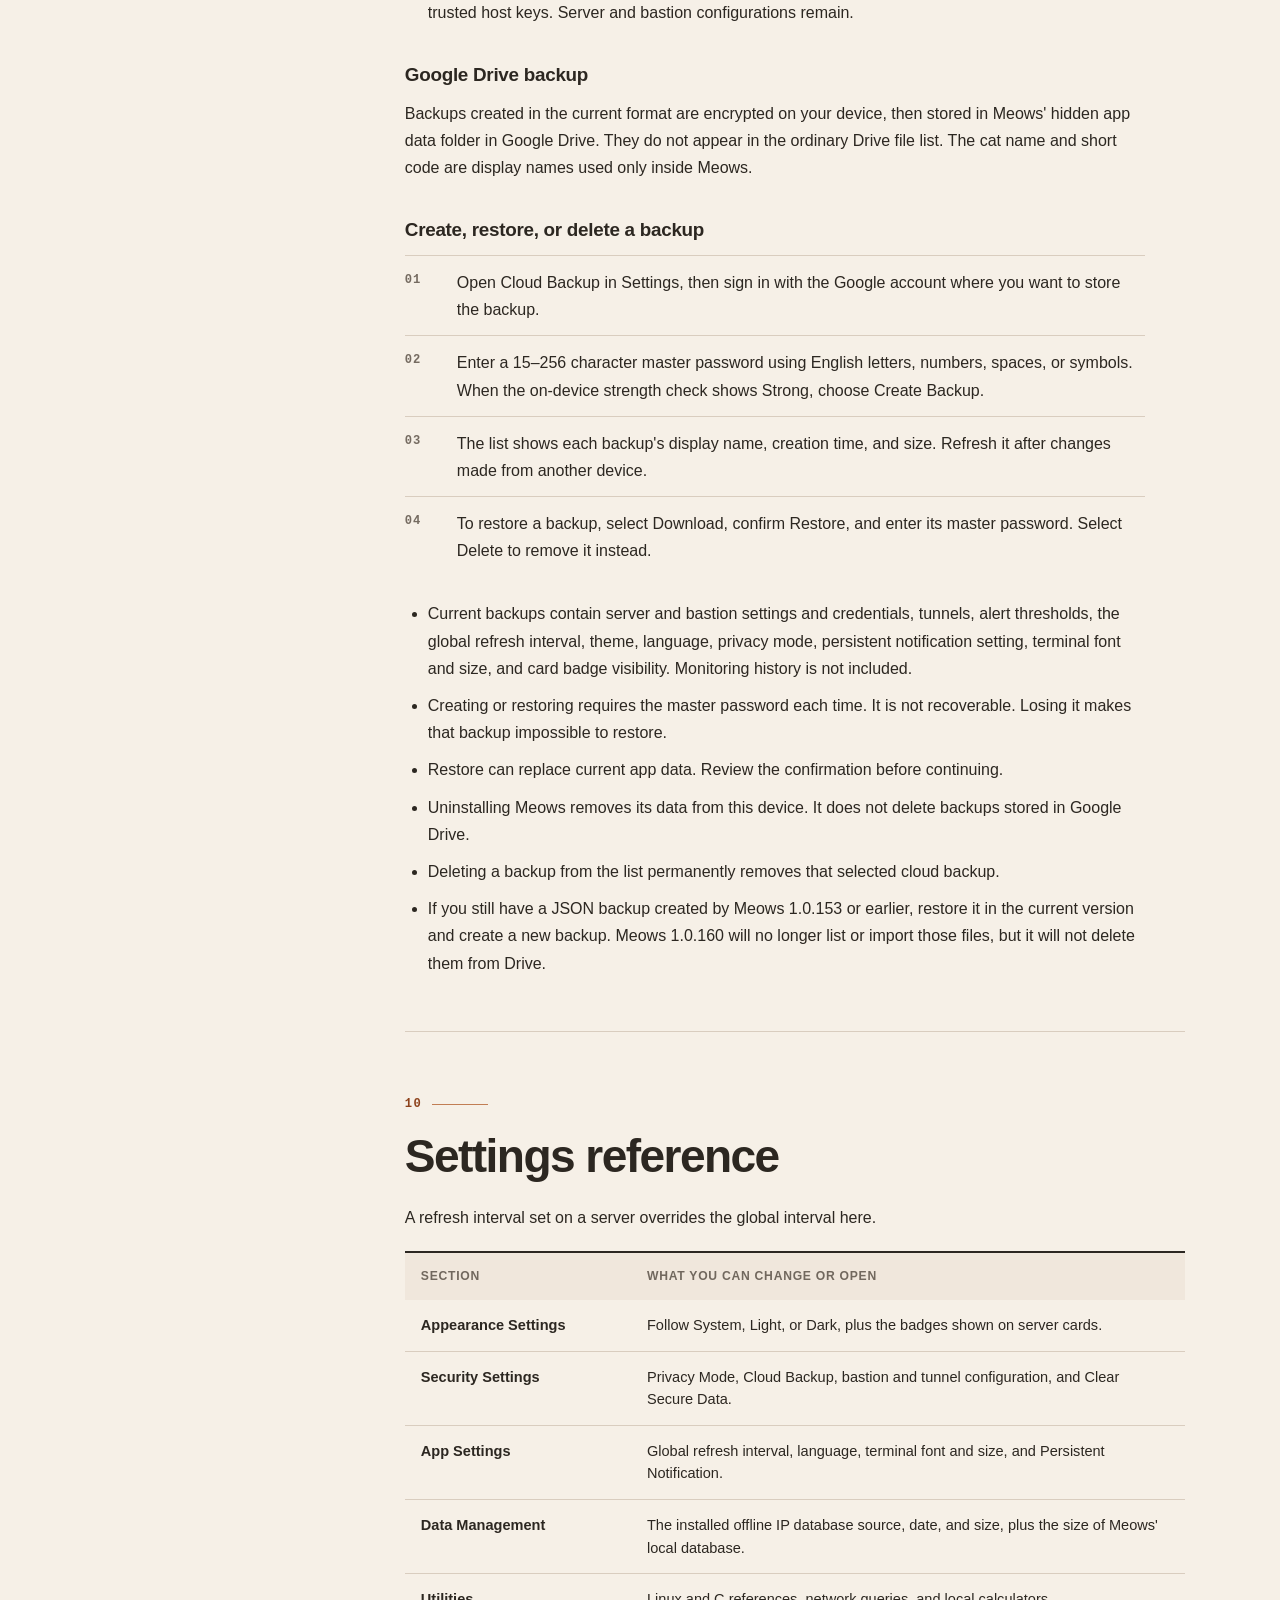
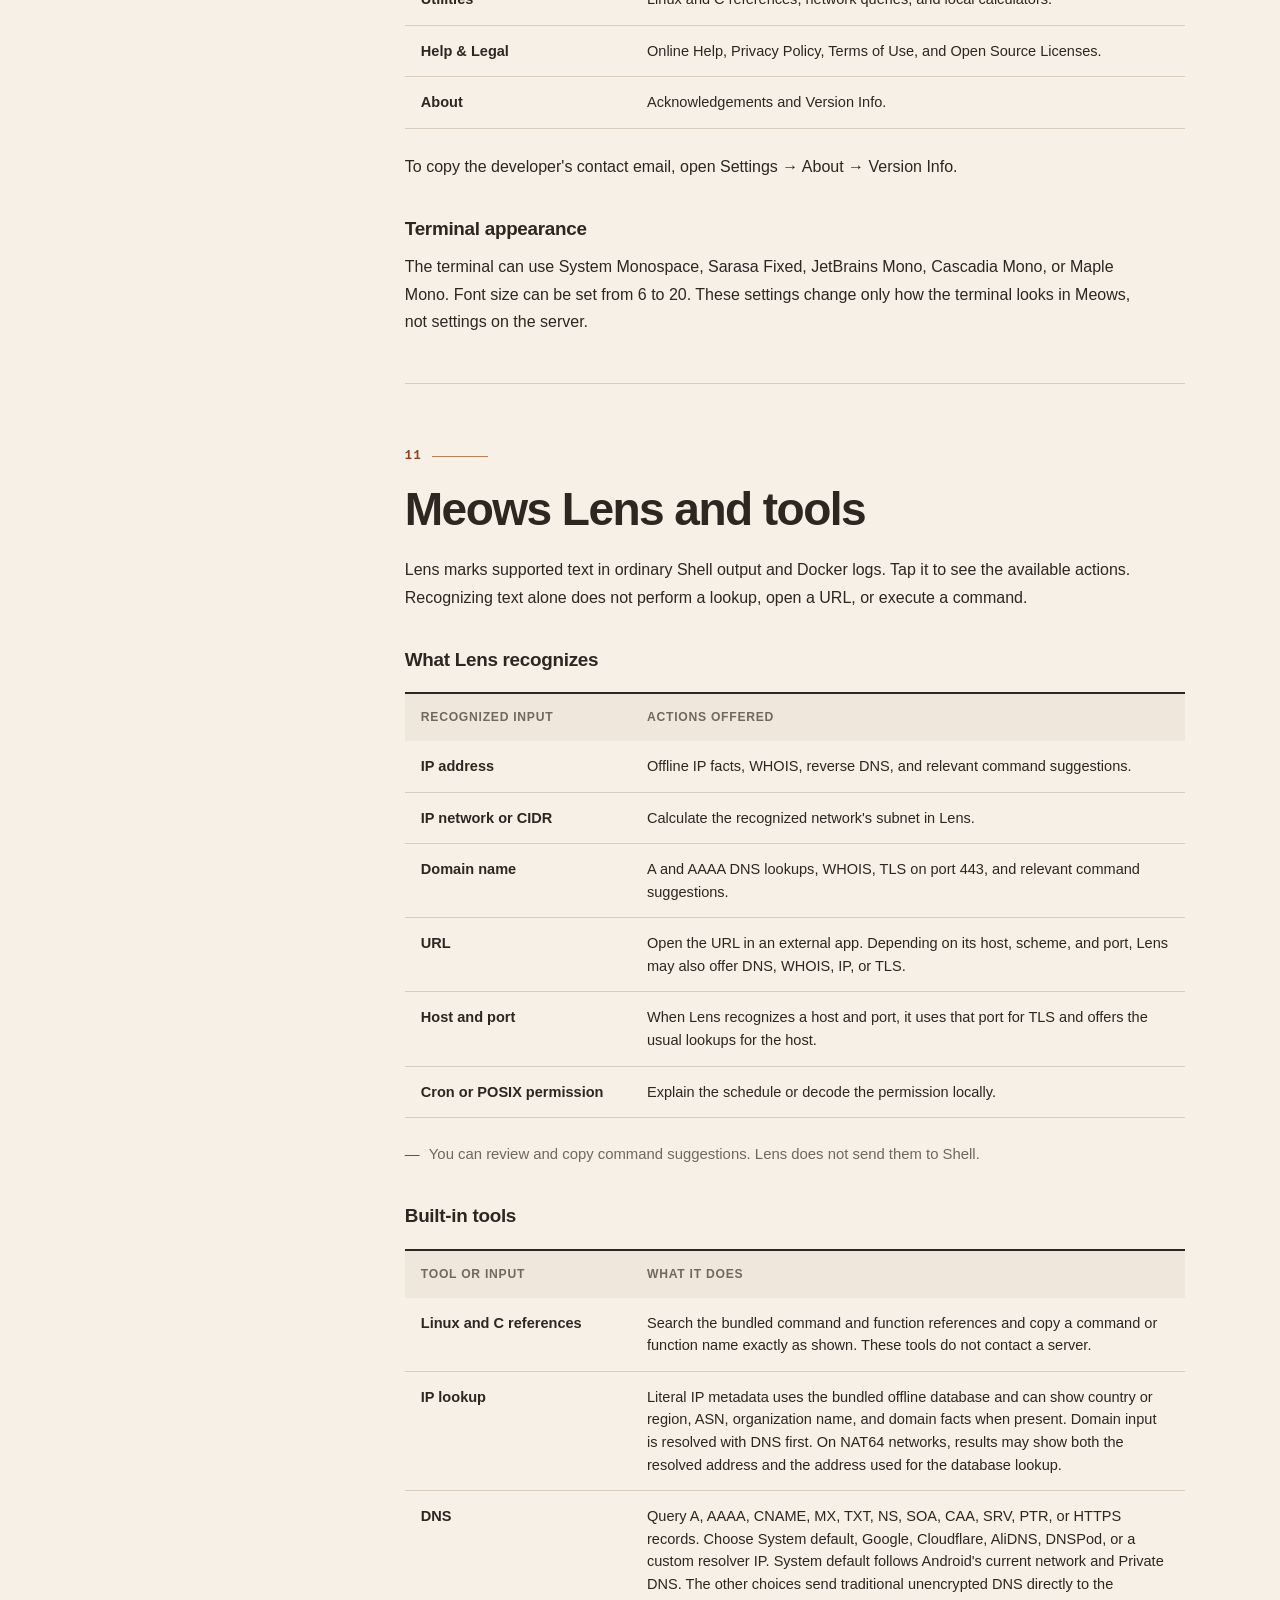
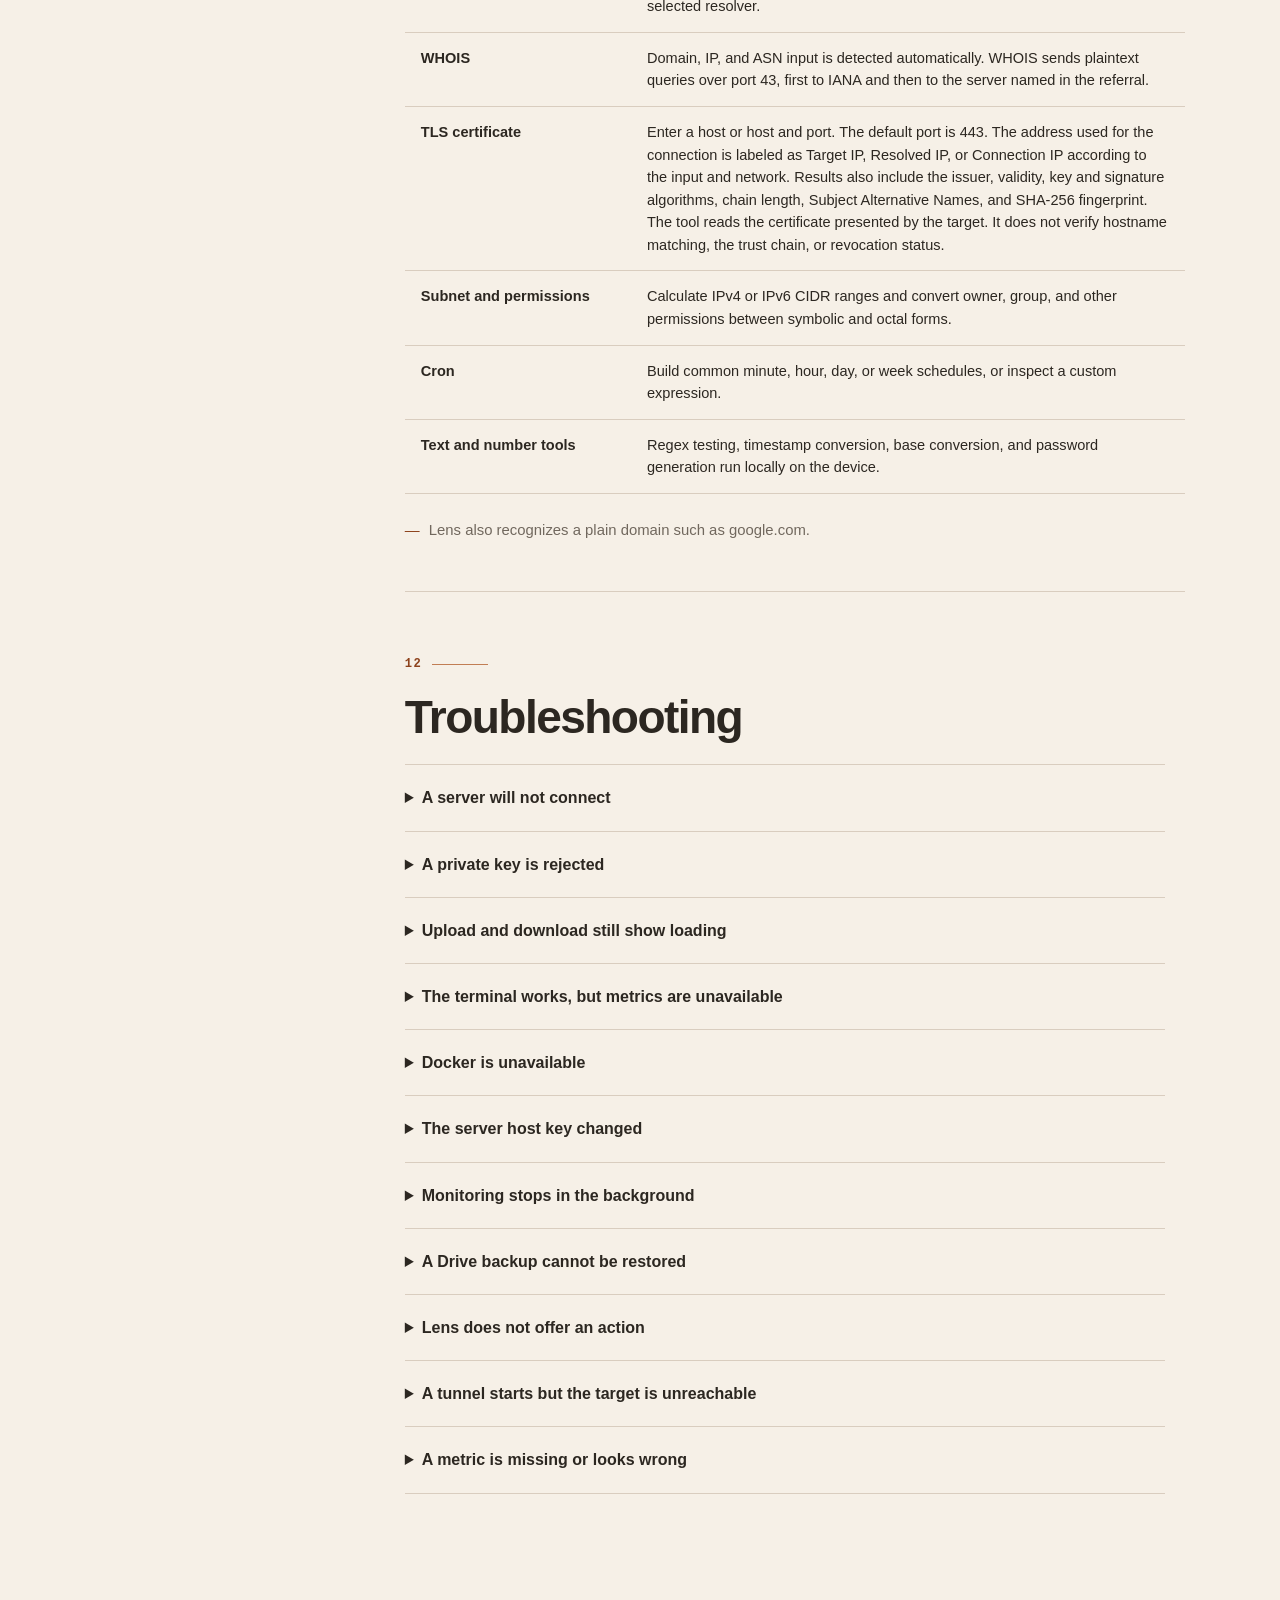
<file: docs/index.html>
<!DOCTYPE html>
<html lang="en">
<head>
  <meta charset="UTF-8">
  <meta name="viewport" content="width=device-width, initial-scale=1.0">
  <meta name="referrer" content="strict-origin-when-cross-origin">
  <meta http-equiv="Content-Security-Policy" content="default-src 'self'; img-src 'self' data:; script-src 'self'; style-src 'self'; connect-src 'none'; object-src 'none'; base-uri 'none'; form-action 'none'">
  <title>Meows Manual</title>
  <meta name="description" content="How to set up and use Meows for SSH monitoring, terminal sessions, Docker, tunnels, backups, Lens, and network tools.">
  <link rel="icon" href="../favicon.png" type="image/png">
  <link rel="apple-touch-icon" href="../favicon.png">
  <link rel="canonical" href="https://app.kvitra.com/docs/">
  <meta name="theme-color" media="(prefers-color-scheme: light)" content="#f6f0e7">
  <meta name="theme-color" media="(prefers-color-scheme: dark)" content="#171411">
  <meta property="og:type" content="article">
  <meta property="og:title" content="Meows Manual">
  <meta property="og:description" content="Set up and use Meows without installing an agent on your servers.">
  <meta property="og:url" content="https://app.kvitra.com/docs/">
  <link rel="stylesheet" href="../assets/home.css">
  <link rel="stylesheet" href="../assets/docs.css">
  <link rel="stylesheet" href="../assets/document.css">
  <script src="../assets/language.js" defer></script>
  <script src="../assets/docs-i18n.js" defer></script>
  <script src="../assets/contact.js" defer></script>
</head>
<body class="docs-page">
  <a class="skip-link" href="#main" data-i18n="skip">Skip to content</a>

  <header class="site-header">
    <div class="shell header-inner">
      <a class="brand docs-brand" href="../" aria-label="Meows home" data-i18n-aria-label="brand_home">
        <img src="../favicon.png" width="28" height="28" alt="">
        <span>Meows</span>
      </a>

      <nav class="nav" aria-label="Manual navigation" data-i18n-aria-label="header_nav_label">
        <a href="#start" data-i18n="nav_start">Get started</a>
        <a href="#monitoring" data-i18n="nav_monitoring">Monitoring</a>
        <a href="#security" data-i18n="nav_security">Security</a>
        <a href="#troubleshooting" data-i18n="nav_troubleshooting">Troubleshooting</a>
      </nav>

      <div class="header-tools">
        <div class="language-switcher" data-language-switcher>
          <span class="sr-only" id="language-label" data-i18n="language_label">Language</span>
          <button class="language-trigger" id="language-trigger" type="button" data-language-trigger
                  aria-haspopup="listbox" aria-expanded="false"
                  aria-controls="language-menu" aria-label="Language: English">
            <span class="language-current-label" id="language-current-label" data-language-current-label>English</span>
            <span class="language-current-code" id="language-current-code" data-language-current-code aria-hidden="true">EN</span>
            <span class="language-chevron" aria-hidden="true"></span>
          </button>
          <div class="language-menu" id="language-menu" role="listbox" data-language-menu
               aria-labelledby="language-label" hidden>
            <button class="language-option" type="button" role="option"
                    data-language-choice="auto" aria-selected="true">
              <span data-i18n="language_auto">Browser language</span>
              <span class="language-option-code">AUTO</span>
            </button>
            <button class="language-option" type="button" role="option"
                    data-language-choice="en" aria-selected="false">
              <span>English</span>
              <span class="language-option-code">EN</span>
            </button>
            <button class="language-option" type="button" role="option"
                    data-language-choice="zhCN" aria-selected="false">
              <span>简体中文</span>
              <span class="language-option-code">简</span>
            </button>
            <button class="language-option" type="button" role="option"
                    data-language-choice="zhTW" aria-selected="false">
              <span>繁體中文</span>
              <span class="language-option-code">繁</span>
            </button>
            <button class="language-option" type="button" role="option"
                    data-language-choice="ja" aria-selected="false">
              <span>日本語</span>
              <span class="language-option-code">日</span>
            </button>
            <button class="language-option" type="button" role="option"
                    data-language-choice="ko" aria-selected="false">
              <span>한국어</span>
              <span class="language-option-code">한</span>
            </button>
          </div>
        </div>
        <a class="header-cta" href="../" data-i18n="home_link">Home</a>
      </div>
    </div>
  </header>

  <main id="main" class="docs-shell document-shell">
    <aside class="docs-sidebar" aria-label="On this page" data-i18n-aria-label="toc_label">
      <p class="docs-sidebar-title" data-i18n="toc_title">Manual</p>
      <nav>
        <a href="#before-you-start" data-i18n="toc_before">Before you start</a>
        <a href="#start" data-i18n="toc_start">Add a server</a>
        <a href="#connections" data-i18n="toc_connections">Connections</a>
        <a href="#monitoring" data-i18n="toc_monitoring">Monitoring</a>
        <a href="#shell" data-i18n="toc_shell">Shell</a>
        <a href="#docker" data-i18n="toc_docker">Docker</a>
        <a href="#tunnels" data-i18n="toc_tunnels">SSH tunnels</a>
        <a href="#background" data-i18n="toc_background">Background and alerts</a>
        <a href="#security" data-i18n="toc_security">Security and backup</a>
        <a href="#settings" data-i18n="toc_settings">Settings</a>
        <a href="#lens" data-i18n="toc_lens">Lens and tools</a>
        <a href="#troubleshooting" data-i18n="toc_troubleshooting">Troubleshooting</a>
      </nav>
    </aside>

    <article class="docs-content">
      <div class="document-intro">
        <h1 class="document-title" data-i18n="intro_title">Using Meows</h1>
        <p class="docs-lead" data-i18n="intro_body">Start by adding a server. The sections below explain each part of Meows and where to look when something goes wrong.</p>
        <p class="docs-version" data-i18n="intro_version">Android 14 or later · English, Simplified Chinese, Traditional Chinese, Japanese, and Korean</p>
      </div>

      <details class="docs-mobile-toc">
        <summary data-i18n="mobile_toc">On this page</summary>
        <nav aria-label="Mobile manual navigation" data-i18n-aria-label="mobile_toc_label">
          <a href="#before-you-start" data-i18n="toc_before">Before you start</a>
          <a href="#start" data-i18n="toc_start">Add a server</a>
          <a href="#connections" data-i18n="toc_connections">Connections</a>
          <a href="#monitoring" data-i18n="toc_monitoring">Monitoring</a>
          <a href="#shell" data-i18n="toc_shell">Shell</a>
          <a href="#docker" data-i18n="toc_docker">Docker</a>
          <a href="#tunnels" data-i18n="toc_tunnels">SSH tunnels</a>
          <a href="#background" data-i18n="toc_background">Background and alerts</a>
          <a href="#security" data-i18n="toc_security">Security and backup</a>
          <a href="#settings" data-i18n="toc_settings">Settings</a>
          <a href="#lens" data-i18n="toc_lens">Lens and tools</a>
          <a href="#troubleshooting" data-i18n="toc_troubleshooting">Troubleshooting</a>
        </nav>
      </details>

      <section id="before-you-start" class="docs-section">
        <p class="docs-section-number">01</p>
        <h2 data-i18n="before_title">Before you start</h2>
        <p data-i18n="before_body">Meows is a native Android SSH client and monitor. Connections originate on your device and do not pass through a Meows relay. The server does not need any additional software.</p>

        <div class="docs-requirements">
          <h3 id="requirements-title" data-i18n="requirements_title">Requirements</h3>
          <ul>
            <li data-i18n="requirements_android">An Android device running Android 14 or later</li>
            <li data-i18n="requirements_ssh">A reachable SSH server and a valid password or private key</li>
            <li data-i18n="requirements_metrics">Monitoring reads only what the SSH account can access and does not invoke sudo. Terminal can still work when some or all metrics are unavailable</li>
            <li data-i18n="requirements_docker">For Docker features, a Docker installation that the same SSH user can access</li>
          </ul>
        </div>

        <h3 data-i18n="boundaries_title">What happens when you use Meows</h3>
        <div class="table-wrap">
          <table>
            <thead>
              <tr><th data-i18n="boundary_item">Item</th><th data-i18n="boundary_behavior">What happens</th></tr>
            </thead>
            <tbody>
              <tr><th data-i18n="boundary_monitoring_h">Automatic monitoring</th><td data-i18n="boundary_monitoring_b">While monitoring is active, Meows automatically collects the server metrics available to the SSH account, checks whether Docker is available, and runs the unlock checks described below when the server supports them. It does not invoke sudo or change Docker state.</td></tr>
              <tr><th data-i18n="boundary_actions_h">User actions</th><td data-i18n="boundary_actions_b">Commands entered in Shell run only when you submit them. Meows starts, stops, or restarts a Docker container, or starts a tunnel, only when you trigger that action.</td></tr>
              <tr><th data-i18n="boundary_creds_h">SSH credentials</th><td data-i18n="boundary_creds_b">Passwords and private keys are encrypted on the device. An optional full backup includes stored credentials and is separately encrypted before upload with a key derived from your master password.</td></tr>
              <tr><th data-i18n="boundary_history_h">Monitoring history</th><td data-i18n="boundary_history_b">Monitoring history stays on the device. Older entries are removed automatically.</td></tr>
              <tr><th data-i18n="boundary_tools_h">Network tools</th><td data-i18n="boundary_tools_b">DNS, WHOIS, and TLS use the network only after you start a query. Local IP database lookups stay on the device.</td></tr>
              <tr><th data-i18n="boundary_backup_h">Google Drive backup</th><td data-i18n="boundary_backup_b">This is optional. A backup is encrypted on your device before it is stored in Meows' hidden app data folder in Google Drive.</td></tr>
              <tr><th data-i18n="boundary_permission_h">Notification permission</th><td data-i18n="boundary_permission_b">Notifications are the only runtime permission Meows asks you to grant. You can deny it and continue using the app without notification alerts.</td></tr>
            </tbody>
          </table>
        </div>
        <p class="docs-note" data-i18n="trust_trial">For your first test, use a temporary or non-critical server with a dedicated unprivileged SSH account. Do not grant it sudo or Docker access. When you are finished, remove the saved server from Meows and revoke the test key or account on the server.</p>
        <p class="docs-note" data-i18n="boundaries_note">Meows has no advertising SDKs, subscriptions, analytics, or telemetry. See the privacy policy for full details on how data is handled.</p>

        <h3 data-i18n="layout_title">Where to find things</h3>
        <div class="table-wrap">
          <table>
            <tbody>
              <tr><th data-i18n="layout_overview_h">Dashboard</th><td data-i18n="layout_overview_b">Add and group servers, check live cards and the map, open history, configure alerts, and enter Docker management.</td></tr>
              <tr><th data-i18n="layout_shell_h">Terminal</th><td data-i18n="layout_shell_b">Choose a saved server, then use the connection icon to start a terminal session.</td></tr>
              <tr><th data-i18n="layout_settings_h">Settings</th><td data-i18n="layout_settings_b">Manage appearance, background monitoring, bastions, tunnels, backups, security controls, and the built-in tools.</td></tr>
            </tbody>
          </table>
        </div>
        <p class="docs-note" data-i18n="launcher_shortcuts">Long-press the Meows app icon for Add Server, Status, Settings, and Terminal shortcuts.</p>

      </section>

      <section id="start" class="docs-section">
        <p class="docs-section-number">02</p>
        <h2 data-i18n="start_title">Add your first server</h2>
        <ol class="steps">
          <li><span data-i18n="start_1">Open Dashboard and tap Add Server.</span></li>
          <li><span data-i18n="start_2">Enter a display name, host, SSH port, and username.</span></li>
          <li><span data-i18n="start_3">Choose password or private-key authentication, then enter the credential.</span></li>
          <li><span data-i18n="start_4">Optionally choose a bastion host, group, or per-server refresh interval, then save.</span></li>
        </ol>

        <h3 data-i18n="fields_title">Connection fields</h3>
        <div class="table-wrap">
          <table>
            <thead><tr><th data-i18n="field_name">Field</th><th data-i18n="field_use">How it is used</th></tr></thead>
            <tbody>
              <tr><th data-i18n="field_display_h">Name</th><td data-i18n="field_display_b">The name shown in the server list.</td></tr>
              <tr><th data-i18n="field_host_h">Host and port</th><td data-i18n="field_host_b">A numeric IP address or DNS hostname, plus an SSH port from 1 to 65535. The default port is 22.</td></tr>
              <tr><th data-i18n="field_user_h">Username</th><td data-i18n="field_user_b">The remote SSH account used for authentication and all server-side operations.</td></tr>
              <tr><th data-i18n="field_auth_h">Authentication</th><td data-i18n="field_auth_b">Password or a pasted SSH private key. An encrypted private key also requires its passphrase.</td></tr>
              <tr><th data-i18n="field_refresh_h">Refresh interval</th><td data-i18n="field_refresh_b">Choose 1, 2, 3, or 5 seconds, or leave it unselected to inherit the global setting. The default global interval is 3 seconds.</td></tr>
              <tr><th data-i18n="field_route_h">Connection route</th><td data-i18n="field_route_b">Use a direct connection or a saved bastion host.</td></tr>
            </tbody>
          </table>
        </div>
        <p class="docs-note" data-i18n="edit_credential_note">When editing a server, leaving the credential blank preserves the saved credential only while the authentication type remains unchanged.</p>
        <p class="docs-note" data-i18n="server_validation_note">Server names must be unique, ignoring letter case. Even with a different name, the same host, port, and username can be added only once. Usernames are case-sensitive.</p>

        <h3 data-i18n="server_after_title">After saving</h3>
        <p data-i18n="server_after_body">After you save it, the server appears on Dashboard and monitoring starts automatically.</p>
        <ul>
          <li data-i18n="server_pin">Double-tap a server card to pin it to the top or unpin it.</li>
          <li data-i18n="server_delete">Deleting a server removes its saved configuration, credentials, alerts, local monitoring history, and any tunnel configurations that use it. It does not change the remote server.</li>
        </ul>
      </section>

      <section id="connections" class="docs-section">
        <p class="docs-section-number">03</p>
        <h2 data-i18n="connections_title">Connections, bastion hosts, and host keys</h2>
        <p data-i18n="connections_body">For a direct connection, your device connects to the server. With a bastion, it connects to the bastion first, then uses the target server's own credentials to reach the target.</p>
        <div class="connection-diagrams" role="group" aria-label="SSH connection paths" data-i18n-aria-label="connection_paths_label">
          <div><span data-i18n="direct_label">Direct</span><code data-i18n="direct_path">Android device → server</code></div>
          <div><span data-i18n="bastion_label">Via bastion</span><code data-i18n="bastion_path">Android device → bastion → target server</code></div>
        </div>
        <ul>
          <li data-i18n="connection_bastion_reuse">One saved bastion can be reused by multiple servers. In Bastion Configuration, double-tap a bastion card to pin it to the top or unpin it.</li>
          <li data-i18n="connection_bastion_delete">Deleting a bastion switches affected servers back to direct mode. It does not delete those servers.</li>
          <li data-i18n="connection_tofu">Meows records the server host key on first connection. If that key changes later, Meows blocks the connection until you review the new key.</li>
        </ul>

        <h3 data-i18n="bastion_setup_title">Set up a bastion</h3>
        <ol class="steps">
          <li><span data-i18n="bastion_setup_1">Open Settings, then Bastion Configuration.</span></li>
          <li><span data-i18n="bastion_setup_2">Add a name, host, port, username, and password or private key.</span></li>
          <li><span data-i18n="bastion_setup_3">Tap Test to check the connection, then tap Add to save the bastion.</span></li>
          <li><span data-i18n="bastion_setup_4">Edit the target server and select the saved bastion as its connection route.</span></li>
        </ol>

        <h3 data-i18n="reconnect_title">Reconnects and retries</h3>
        <p data-i18n="reconnect_body">When a VPN or the default network changes, Meows disconnects the affected monitoring sessions and reconnects over the current network.</p>
        <p class="docs-note" data-i18n="reconnect_manual">Meows retries temporary network and server failures automatically, with pauses that grow to about 30 seconds. Automatic retry stops when authentication needs attention. Edit the server if its password or private key is missing, invalid, or wrong. If the saved authentication information is correct, check SSH access on the target server or bastion, fix it, then use Retry connection on the card.</p>
      </section>

      <section id="monitoring" class="docs-section">
        <p class="docs-section-number">04</p>
        <h2 data-i18n="monitoring_title">Dashboard and monitoring</h2>
        <p data-i18n="monitoring_body">Dashboard shows live server cards and a country or region map. Meows uses its bundled offline database to find a server's country or region. IP data is not reliable enough for city-level location, so the map stops there.</p>

        <h3 data-i18n="overview_controls_title">Finding a server</h3>
        <ul>
          <li data-i18n="overview_filter">Choose a group to filter servers, or All to clear the filter.</li>
          <li data-i18n="overview_mode">Use the switch in the header to move between World Map and Data Monitoring.</li>
          <li data-i18n="overview_map">Select a country or region marker to see the servers in that area.</li>
          <li data-i18n="overview_sky">The map also shows day and night shading and the current positions of the Sun and Moon. Select either marker for details.</li>
          <li data-i18n="overview_unlocated">Servers without a usable location remain available under Servers Not Located.</li>
          <li data-i18n="overview_summary">Data Monitoring shows the current online and offline counts for the active filter.</li>
        </ul>

        <h3 data-i18n="cards_title">Server cards</h3>
        <p data-i18n="cards_body">A server card shows its connection state and the latest metrics Meows could read.</p>
        <div class="table-wrap">
          <table>
            <thead><tr><th data-i18n="card_area_h">Area</th><th data-i18n="card_area_b">What it contains</th></tr></thead>
            <tbody>
              <tr><th data-i18n="card_usage_h">Usage</th><td data-i18n="card_usage_b">CPU, memory, and mounted storage usage.</td></tr>
              <tr><th data-i18n="card_network_h">Network</th><td data-i18n="card_network_b">Current upload and download rate, plus transferred totals when those counters are available.</td></tr>
              <tr><th data-i18n="card_chips_h">Card badges</th><td data-i18n="card_chips_b">Region, operating system, architecture, kernel, ASN, verified unlock results, Docker count, TCP connections, failed logins, updates, uptime, consecutive successful requests, and latency.</td></tr>
              <tr><th data-i18n="card_actions_h">Actions</th><td data-i18n="card_actions_b">Open history or Docker, configure alerts, and edit or delete the server. Retry connection is also available after authentication is rejected.</td></tr>
            </tbody>
          </table>
        </div>
        <p class="docs-note" data-i18n="card_chip_note">Card badge visibility applies to every server. Hiding a badge type only changes what the cards show. It does not stop monitoring or disable a feature.</p>

        <h3 data-i18n="unlock_title">Unlock results and server facts</h3>
        <p data-i18n="unlock_body">Once monitoring data is available, Meows uses the current SSH connection to check Claude, Gemini, ChatGPT, Netflix, Disney+, Prime Video, YouTube Premium, and Google Scholar from the server. Only services confirmed as unlocked appear on the card. Netflix access limited to Originals Only is not counted as unlocked.</p>
        <p class="docs-note" data-i18n="failed_login_note">Failed-login data depends on whether the SSH account can read the authentication log, the current boot's journal, or a system log. A blank or unavailable result can be a permission or platform limitation rather than a zero count.</p>

        <h3 data-i18n="alerts_title">Per-server alerts</h3>
        <p data-i18n="alerts_body">Open Alert Settings at the bottom of a server card. Turn on alerts, set the CPU, memory, disk, and latency thresholds, and choose whether to be notified when the server disconnects.</p>

        <h3 data-i18n="charts_title">History charts</h3>
        <p data-i18n="charts_body">Use the chart action in a server card header, then choose a 1, 2, or 5 minute range. The metric row scrolls horizontally. Tap Return to Status to show live data on the card again. History stays on your device for a short time.</p>
        <div class="table-wrap">
          <table>
            <thead><tr><th data-i18n="chart_metric">Metric</th><th data-i18n="chart_detail">Detail below the chart</th></tr></thead>
            <tbody>
              <tr><th data-i18n="chart_cpu_h">CPU</th><td data-i18n="chart_cpu_d">Top processes by CPU</td></tr>
              <tr><th data-i18n="chart_memory_h">Memory</th><td data-i18n="chart_memory_d">Top processes by memory</td></tr>
              <tr><th data-i18n="chart_storage_h">Disk</th><td data-i18n="chart_storage_d">Mounted filesystems and capacity</td></tr>
              <tr><th data-i18n="chart_disk_h">Disk read</th><td data-i18n="chart_disk_d">Read rate by device</td></tr>
              <tr><th data-i18n="chart_disk_write_h">Disk write</th><td data-i18n="chart_disk_write_d">Write rate by device</td></tr>
              <tr><th data-i18n="chart_network_h">Download</th><td data-i18n="chart_network_d">Receive rate by interface</td></tr>
              <tr><th data-i18n="chart_upload_h">Upload</th><td data-i18n="chart_upload_d">Transmit rate by interface</td></tr>
              <tr><th data-i18n="chart_tcp_h">TCP Connections</th><td data-i18n="chart_tcp_d">Listening local ports and established connections without a current listener</td></tr>
              <tr><th data-i18n="chart_latency_h">Latency</th><td data-i18n="chart_latency_d">Current value, average, P50, P95, and jitter</td></tr>
            </tbody>
          </table>
        </div>
      </section>

      <section id="shell" class="docs-section">
        <p class="docs-section-number">05</p>
        <h2 data-i18n="shell_title">Shell</h2>
        <p data-i18n="shell_body">Shell opens a separate interactive SSH session.</p>

        <h3 data-i18n="shell_start_title">Start and end a session</h3>
        <ol class="steps">
          <li><span data-i18n="shell_start_1">Open Terminal and choose one of your saved servers.</span></li>
          <li><span data-i18n="shell_start_2">After selecting a server, tap the connection icon in the upper-right corner and wait for the remote prompt. Selecting a server does not connect to it.</span></li>
          <li><span data-i18n="shell_start_3">Tap the terminal to focus the keyboard. Tapping a recognized value in ordinary output opens Lens. Tapping elsewhere returns input focus to the terminal.</span></li>
          <li><span data-i18n="shell_start_4">When the interactive session is no longer needed, tap the disconnect icon in the upper-right corner.</span></li>
        </ol>

        <p data-i18n="shell_switch">Use the server selector at the top to switch terminals. Each server has its own terminal; switching keeps other sessions connected, and input goes only to the selected terminal.</p>
        <p data-i18n="shell_close">Disconnecting ends only the selected session and keeps its output visible. Once disconnected, use the trash icon to close that terminal and discard its output. Meows then selects the most recently used remaining terminal, whether connected or disconnected. The initial screen appears only when none remain. Closing a terminal does not delete the saved server.</p>

        <h3 data-i18n="shell_toolbar_title">Terminal controls</h3>
        <div class="table-wrap">
          <table>
            <thead><tr><th data-i18n="shell_key_h">Control</th><th data-i18n="shell_key_b">Use</th></tr></thead>
            <tbody>
              <tr><th data-i18n="shell_tab_h">Tab and Esc</th><td data-i18n="shell_tab_b">Send keys that are awkward to enter from a phone keyboard.</td></tr>
              <tr><th data-i18n="shell_ctrl_h">Ctrl and Ctrl+C</th><td data-i18n="shell_ctrl_b">Tap Ctrl, then enter a letter to send its control code. Use Ctrl+C to interrupt the foreground command.</td></tr>
              <tr><th data-i18n="shell_arrow_h">Arrow keys</th><td data-i18n="shell_arrow_b">Edit commands, browse command history, and navigate terminal programs. Hold an arrow to repeat it.</td></tr>
              <tr><th data-i18n="shell_clear_h">Clear</th><td data-i18n="shell_clear_b">Clear the current display and scrollback, then send Ctrl+L to redraw the foreground program.</td></tr>
            </tbody>
          </table>
        </div>
        <ul>
          <li data-i18n="shell_tui">top can redraw the main screen, while htop commonly uses an alternate screen. Exit full-screen programs with their normal key or Ctrl+C before reviewing main-screen scrollback.</li>
          <li data-i18n="shell_color">Terminal colors follow Meows' dynamic theme.</li>
          <li data-i18n="shell_lens">Lens is available in ordinary terminal output, but not while a full-screen program is using the alternate screen.</li>
          <li data-i18n="shell_scroll">Scroll up to read earlier output, and move long lines sideways when needed. The view stays where it is while you look back. Return to the bottom or type to follow new output again.</li>
        </ul>
      </section>

      <section id="docker" class="docs-section">
        <p class="docs-section-number">06</p>
        <h2 data-i18n="docker_title">Docker</h2>
        <p data-i18n="docker_body">Docker management runs through the selected server's SSH connection. You do not need to expose the Docker Remote API.</p>
        <h3 data-i18n="docker_open_title">Open and use Docker</h3>
        <ol class="steps">
          <li><span data-i18n="docker_open_1">After Docker is detected, use the Docker action in the header of the connected server card.</span></li>
          <li><span data-i18n="docker_open_2">Check the engine information and container totals, then filter the list by all, running, or stopped containers.</span></li>
          <li><span data-i18n="docker_open_3">Each container card shows the available resource and network facts, with actions to start, stop, restart, or open logs.</span></li>
        </ol>
        <ul>
          <li data-i18n="docker_permissions">The same SSH user must already be allowed to use Docker. Meows does not automatically elevate with sudo.</li>
          <li data-i18n="docker_logs">Logs open full screen. The view stays where it is while you scroll back through older entries. Return to the bottom or tap Latest to see new entries as they arrive. You can also copy logs or tap a recognized value to open Lens.</li>
          <li data-i18n="docker_unavailable">If Docker is not installed, the Docker daemon is unavailable, or the SSH user lacks permission, the Docker button is not shown on the server card. If a Docker page is already open, it shows Docker not detected. Shell and monitoring remain available.</li>
        </ul>
      </section>

      <section id="tunnels" class="docs-section">
        <p class="docs-section-number">07</p>
        <h2 data-i18n="tunnels_title">SSH tunnels</h2>
        <div class="table-wrap">
          <table>
            <thead><tr><th data-i18n="tunnel_type">Type</th><th data-i18n="tunnel_listener">Where it listens</th><th data-i18n="tunnel_target">Which side connects to the target</th></tr></thead>
            <tbody>
              <tr><th data-i18n="tunnel_local_h">Local forwarding</th><td data-i18n="tunnel_local_l">Your Android device</td><td data-i18n="tunnel_local_t">The SSH server</td></tr>
              <tr><th data-i18n="tunnel_remote_h">Remote forwarding</th><td data-i18n="tunnel_remote_l">The SSH server</td><td data-i18n="tunnel_remote_t">Your Android device</td></tr>
            </tbody>
          </table>
        </div>
        <h3 data-i18n="tunnel_create_title">Create a tunnel</h3>
        <ol class="steps">
          <li><span data-i18n="tunnel_create_1">Open Settings, then Tunnel Configuration, and add a tunnel.</span></li>
          <li><span data-i18n="tunnel_create_2">Choose the saved server that the tunnel will use.</span></li>
          <li><span data-i18n="tunnel_create_3">Choose Local or Remote, then fill in Bind Port, Host Address, and Target Port.</span></li>
          <li><span data-i18n="tunnel_create_4">Save the configuration and start it from the tunnel list.</span></li>
        </ol>
        <ul>
          <li data-i18n="tunnel_pin">Double-tap a tunnel card to pin or unpin it. Editing or deleting a running tunnel stops the tunnel first.</li>
          <li data-i18n="tunnel_local_use">For local forwarding, other apps on the device connect to the configured local bind port.</li>
          <li data-i18n="tunnel_network">For remote forwarding, the Android device connects to the target. If that target is outside the device, the connection follows the device's current network.</li>
          <li data-i18n="tunnel_lifecycle">A running tunnel can continue working while Meows is in the foreground or Persistent Notification is enabled.</li>
          <li data-i18n="tunnel_restart">After you stop a tunnel, it stays stopped until you start it again.</li>
        </ul>
      </section>

      <section id="background" class="docs-section">
        <p class="docs-section-number">08</p>
        <h2 data-i18n="background_title">Background monitoring and alerts</h2>
        <h3 data-i18n="background_enable_title">Enable background monitoring</h3>
        <ol class="steps">
          <li><span data-i18n="background_enable_1">Open Settings and turn on Persistent Notification.</span></li>
          <li><span data-i18n="background_enable_2">Allow notifications when Android asks so the persistent notification and threshold alerts can appear.</span></li>
        </ol>
        <ul>
          <li data-i18n="background_local">Alerts are evaluated on the Android device. There is no cloud push server watching your hosts.</li>
          <li data-i18n="background_thresholds">When several thresholds are crossed at once, Meows combines them into one notification.</li>
          <li data-i18n="background_oem">Android vendors can still restrict background work. If monitoring stops after the app leaves the foreground, remove battery restrictions for Meows in system settings.</li>
          <li data-i18n="background_limit">This is device-side monitoring, not a guaranteed 24-hour remote monitoring service. Force-stopping the app also stops its monitoring and alerts.</li>
        </ul>
      </section>

      <section id="security" class="docs-section">
        <p class="docs-section-number">09</p>
        <h2 data-i18n="security_title">Credentials, privacy, and backup</h2>

        <h3 data-i18n="credentials_title">Credentials and trusted hosts</h3>
        <ul>
          <li data-i18n="credentials_encrypt">SSH passwords and private keys are encrypted on the device with keys protected by Android Keystore.</li>
          <li data-i18n="credentials_hostkey">A host key identifies the remote SSH server. It is not the private key used to sign in. After the first connection, Meows rejects a different host key from the same host and port.</li>
          <li data-i18n="credentials_privacy">Privacy Mode hides Meows from the recent-apps preview and blocks screenshots and screen recording while enabled.</li>
          <li data-i18n="credentials_clear">Clear Secure Data disconnects SSH sessions and deletes stored server and bastion credentials plus trusted host keys. Server and bastion configurations remain.</li>
        </ul>

        <h3 data-i18n="backup_title">Google Drive backup</h3>
        <p data-i18n="backup_body">Backups created in the current format are encrypted on your device, then stored in Meows' hidden app data folder in Google Drive. They do not appear in the ordinary Drive file list. The cat name and short code are display names used only inside Meows.</p>
        <h3 data-i18n="backup_create_title">Create, restore, or delete a backup</h3>
        <ol class="steps">
          <li><span data-i18n="backup_create_1">Open Cloud Backup in Settings, then sign in with the Google account where you want to store the backup.</span></li>
          <li><span data-i18n="backup_create_2">Enter a 15–256 character master password using English letters, numbers, spaces, or symbols. When the on-device strength check shows Strong, choose Create Backup.</span></li>
          <li><span data-i18n="backup_create_3">The list shows each backup's display name, creation time, and size. Refresh it after changes made from another device.</span></li>
          <li><span data-i18n="backup_create_4">To restore a backup, select Download, confirm Restore, and enter its master password. Select Delete to remove it instead.</span></li>
        </ol>
        <ul>
          <li data-i18n="backup_contents">Current backups contain server and bastion settings and credentials, tunnels, alert thresholds, the global refresh interval, theme, language, privacy mode, persistent notification setting, terminal font and size, and card badge visibility. Monitoring history is not included.</li>
          <li data-i18n="backup_password">Creating or restoring requires the master password each time. It is not recoverable. Losing it makes that backup impossible to restore.</li>
          <li data-i18n="backup_restore">Restore can replace current app data. Review the confirmation before continuing.</li>
          <li data-i18n="backup_uninstall">Uninstalling Meows removes its data from this device. It does not delete backups stored in Google Drive.</li>
          <li data-i18n="backup_delete">Deleting a backup from the list permanently removes that selected cloud backup.</li>
          <li data-i18n="backup_legacy">If you still have a JSON backup created by Meows 1.0.153 or earlier, restore it in the current version and create a new backup. Meows 1.0.160 will no longer list or import those files, but it will not delete them from Drive.</li>
        </ul>
      </section>

      <section id="settings" class="docs-section">
        <p class="docs-section-number">10</p>
        <h2 data-i18n="settings_title">Settings reference</h2>
        <p data-i18n="settings_body">A refresh interval set on a server overrides the global interval here.</p>
        <div class="table-wrap">
          <table>
            <thead><tr><th data-i18n="settings_group_h">Section</th><th data-i18n="settings_group_b">What you can change or open</th></tr></thead>
            <tbody>
              <tr><th data-i18n="settings_appearance_h">Appearance Settings</th><td data-i18n="settings_appearance_b">Follow System, Light, or Dark, plus the badges shown on server cards.</td></tr>
              <tr><th data-i18n="settings_security_h">Security Settings</th><td data-i18n="settings_security_b">Privacy Mode, Cloud Backup, bastion and tunnel configuration, and Clear Secure Data.</td></tr>
              <tr><th data-i18n="settings_app_h">App Settings</th><td data-i18n="settings_app_b">Global refresh interval, language, terminal font and size, and Persistent Notification.</td></tr>
              <tr><th data-i18n="settings_data_h">Data Management</th><td data-i18n="settings_data_b">The installed offline IP database source, date, and size, plus the size of Meows' local database.</td></tr>
              <tr><th data-i18n="settings_tools_h">Utilities</th><td data-i18n="settings_tools_b">Linux and C references, network queries, and local calculators.</td></tr>
              <tr><th data-i18n="settings_help_legal_h">Help &amp; Legal</th><td data-i18n="settings_help_legal_b">Online Help, Privacy Policy, Terms of Use, and Open Source Licenses.</td></tr>
              <tr><th data-i18n="settings_about_h">About</th><td data-i18n="settings_about_b">Acknowledgements and Version Info.</td></tr>
            </tbody>
          </table>
        </div>

        <p data-i18n="settings_contact">To copy the developer's contact email, open Settings → About → Version Info.</p>

        <h3 data-i18n="terminal_settings_title">Terminal appearance</h3>
        <p data-i18n="terminal_settings_body">The terminal can use System Monospace, Sarasa Fixed, JetBrains Mono, Cascadia Mono, or Maple Mono. Font size can be set from 6 to 20. These settings change only how the terminal looks in Meows, not settings on the server.</p>
      </section>

      <section id="lens" class="docs-section">
        <p class="docs-section-number">11</p>
        <h2 data-i18n="lens_title">Meows Lens and tools</h2>
        <p data-i18n="lens_body">Lens marks supported text in ordinary Shell output and Docker logs. Tap it to see the available actions. Recognizing text alone does not perform a lookup, open a URL, or execute a command.</p>

        <h3 data-i18n="lens_recognizes_title">What Lens recognizes</h3>
        <div class="table-wrap">
          <table>
            <thead><tr><th data-i18n="lens_input_h">Recognized input</th><th data-i18n="lens_action_h">Actions offered</th></tr></thead>
            <tbody>
              <tr><th data-i18n="lens_ip_h">IP address</th><td data-i18n="lens_ip_b">Offline IP facts, WHOIS, reverse DNS, and relevant command suggestions.</td></tr>
              <tr><th data-i18n="lens_network_h">IP network or CIDR</th><td data-i18n="lens_network_b">Calculate the recognized network's subnet in Lens.</td></tr>
              <tr><th data-i18n="lens_domain_h">Domain name</th><td data-i18n="lens_domain_b">A and AAAA DNS lookups, WHOIS, TLS on port 443, and relevant command suggestions.</td></tr>
              <tr><th data-i18n="lens_url_h">URL</th><td data-i18n="lens_url_b">Open the URL in an external app. Depending on its host, scheme, and port, Lens may also offer DNS, WHOIS, IP, or TLS.</td></tr>
              <tr><th data-i18n="lens_endpoint_h">Host and port</th><td data-i18n="lens_endpoint_b">When Lens recognizes a host and port, it uses that port for TLS and offers the usual lookups for the host.</td></tr>
              <tr><th data-i18n="lens_local_h">Cron or POSIX permission</th><td data-i18n="lens_local_b">Explain the schedule or decode the permission locally.</td></tr>
            </tbody>
          </table>
        </div>
        <p class="docs-note" data-i18n="lens_command_note">You can review and copy command suggestions. Lens does not send them to Shell.</p>

        <h3 data-i18n="tools_catalog_title">Built-in tools</h3>
        <div class="table-wrap">
          <table>
            <thead><tr><th data-i18n="tool_h">Tool or input</th><th data-i18n="tool_behavior_h">What it does</th></tr></thead>
            <tbody>
              <tr><th data-i18n="tool_manual_h">Linux and C references</th><td data-i18n="tool_manual_b">Search the bundled command and function references and copy a command or function name exactly as shown. These tools do not contact a server.</td></tr>
              <tr><th data-i18n="tool_ip_h">IP lookup</th><td data-i18n="tool_ip_b">Literal IP metadata uses the bundled offline database and can show country or region, ASN, organization name, and domain facts when present. Domain input is resolved with DNS first. On NAT64 networks, results may show both the resolved address and the address used for the database lookup.</td></tr>
              <tr><th data-i18n="tool_dns_h">DNS</th><td data-i18n="tool_dns_b">Query A, AAAA, CNAME, MX, TXT, NS, SOA, CAA, SRV, PTR, or HTTPS records. Choose System default, Google, Cloudflare, AliDNS, DNSPod, or a custom resolver IP. System default follows Android's current network and Private DNS. The other choices send traditional unencrypted DNS directly to the selected resolver.</td></tr>
              <tr><th data-i18n="tool_whois_h">WHOIS</th><td data-i18n="tool_whois_b">Domain, IP, and ASN input is detected automatically. WHOIS sends plaintext queries over port 43, first to IANA and then to the server named in the referral.</td></tr>
              <tr><th data-i18n="tool_tls_h">TLS certificate</th><td data-i18n="tool_tls_b">Enter a host or host and port. The default port is 443. The address used for the connection is labeled as Target IP, Resolved IP, or Connection IP according to the input and network. Results also include the issuer, validity, key and signature algorithms, chain length, Subject Alternative Names, and SHA-256 fingerprint. The tool reads the certificate presented by the target. It does not verify hostname matching, the trust chain, or revocation status.</td></tr>
              <tr><th data-i18n="tool_subnet_h">Subnet and permissions</th><td data-i18n="tool_subnet_b">Calculate IPv4 or IPv6 CIDR ranges and convert owner, group, and other permissions between symbolic and octal forms.</td></tr>
              <tr><th data-i18n="tool_cron_h">Cron</th><td data-i18n="tool_cron_b">Build common minute, hour, day, or week schedules, or inspect a custom expression.</td></tr>
              <tr><th data-i18n="tool_text_h">Text and number tools</th><td data-i18n="tool_text_b">Regex testing, timestamp conversion, base conversion, and password generation run locally on the device.</td></tr>
            </tbody>
          </table>
        </div>
        <p class="docs-note" data-i18n="lens_input_note">Lens also recognizes a plain domain such as google.com.</p>
      </section>

      <section id="troubleshooting" class="docs-section">
        <p class="docs-section-number">12</p>
        <h2 data-i18n="troubleshooting_title">Troubleshooting</h2>

        <div class="trouble-list">
          <details>
            <summary data-i18n="trouble_connect_q">A server will not connect</summary>
            <p data-i18n="trouble_connect_a">Check the host, SSH port, username, authentication type, and selected bastion. Meows retries ordinary network and server failures automatically. If the saved password or private key is missing, invalid, or wrong, edit the server. If the saved authentication information is correct, check SSH access on the target server or bastion, fix it, then choose Retry connection.</p>
          </details>
          <details>
            <summary data-i18n="trouble_key_q">A private key is rejected</summary>
            <p data-i18n="trouble_key_a">Confirm that the pasted key belongs to the selected user and that its public key is authorized on the server. An encrypted private key also needs the matching passphrase. When changing authentication type, enter the new credential rather than leaving it blank.</p>
          </details>
          <details>
            <summary data-i18n="trouble_speed_q">Upload and download still show loading</summary>
            <p data-i18n="trouble_speed_a">Upload and download rates need two comparable samples from the same connection, so they may appear later than other data after connecting. If they never appear, the remote network counters may be unavailable or not comparable between samples.</p>
          </details>
          <details>
            <summary data-i18n="trouble_metrics_q">The terminal works, but metrics are unavailable</summary>
            <p data-i18n="trouble_metrics_a">On minimal systems or restricted accounts, Terminal may connect even when some or all metrics cannot be read. This does not mean the SSH connection failed. For a missing or incorrect value, see A metric is missing or looks wrong below.</p>
          </details>
          <details>
            <summary data-i18n="trouble_docker_q">Docker is unavailable</summary>
            <p data-i18n="trouble_docker_a">Log in with the same SSH account and confirm that Docker is installed, the daemon is running, and the account can run Docker without an interactive sudo prompt.</p>
          </details>
          <details>
            <summary data-i18n="trouble_hostkey_q">The server host key changed</summary>
            <p data-i18n="trouble_hostkey_a">First confirm why the server host key changed and rule out connecting to the wrong host. Open the host-key review from the affected server card, Shell, or tunnel configuration. Compare the SHA-256 fingerprint with the server console or another trusted source. If it matches, choose Trust new key. If only a password or login private key is wrong, edit the server instead.</p>
          </details>
          <details>
            <summary data-i18n="trouble_background_q">Monitoring stops in the background</summary>
            <p data-i18n="trouble_background_a">Enable Persistent Notification and remove battery restrictions for Meows. Force-stopping Meows or using a task cleaner that ends the app also stops local monitoring.</p>
          </details>
          <details>
            <summary data-i18n="trouble_backup_q">A Drive backup cannot be restored</summary>
            <p data-i18n="trouble_backup_a">If the backup is missing from the list, sign in to Meows with the Google account that created it and refresh. If it is listed but cannot be restored, enter the exact master password used when it was created. Meows cannot recover or reset that password.</p>
          </details>
          <details>
            <summary data-i18n="trouble_lens_q">Lens does not offer an action</summary>
            <p data-i18n="trouble_lens_a">Lens works only with supported text in ordinary Shell output and Docker logs. It is unavailable while a full-screen program is using the alternate screen. Unrecognized text remains ordinary output.</p>
          </details>
          <details>
            <summary data-i18n="trouble_tunnel_q">A tunnel starts but the target is unreachable</summary>
            <p data-i18n="trouble_tunnel_a">Start with the forwarding type. With Local forwarding, the SSH server must be able to reach the target. With Remote forwarding, the Android device must be able to reach it. Then verify Bind Port, Host Address, and Target Port, and check the network path from the side that reaches the target.</p>
          </details>
          <details>
            <summary data-i18n="trouble_wrong_metric_q">A metric is missing or looks wrong</summary>
            <p data-i18n="trouble_wrong_metric_a">Include the Meows version, Linux distribution and version, kernel version, architecture, the affected metric, what you expected, and steps to reproduce it. Remove hostnames, IP addresses, usernames, credentials, and keys from any command output or logs you attach.</p>
            <p><span data-i18n="trouble_wrong_metric_contact">Email:</span> <a href="#" data-email="bWVAa3ZpdHJhLmNvbQ==" data-i18n="contact_reveal">Reveal email</a></p>
            <p data-i18n="trouble_wrong_metric_followup">After I understand the environment, I may reply with a short diagnostic command for that case. Read it before running it, then send back only output that is safe to share.</p>
          </details>
        </div>

      </section>

      <nav class="docs-end-links" aria-label="Related pages" data-i18n-aria-label="related_label">
        <a href="../" data-i18n="related_home">Home</a>
        <a href="../privacy/" data-i18n="related_privacy">Privacy policy</a>
        <a href="../terms/" data-i18n="related_terms">Terms of Use</a>
        <a href="https://github.com/KeSaite/Meows" target="_blank" rel="noopener" data-i18n="related_github">Website source on GitHub</a>
      </nav>
    </article>
  </main>

  <footer>
    <div class="shell footer-inner">
      <div class="footer-brand"><img src="../favicon.png" width="28" height="28" alt=""><span>Meows</span></div>
      <p data-i18n="footer_note">Native Android app. SSH connections start on your device. Independently developed and maintained by Li Bainan.</p>
    </div>
  </footer>
</body>
</html>
</file>
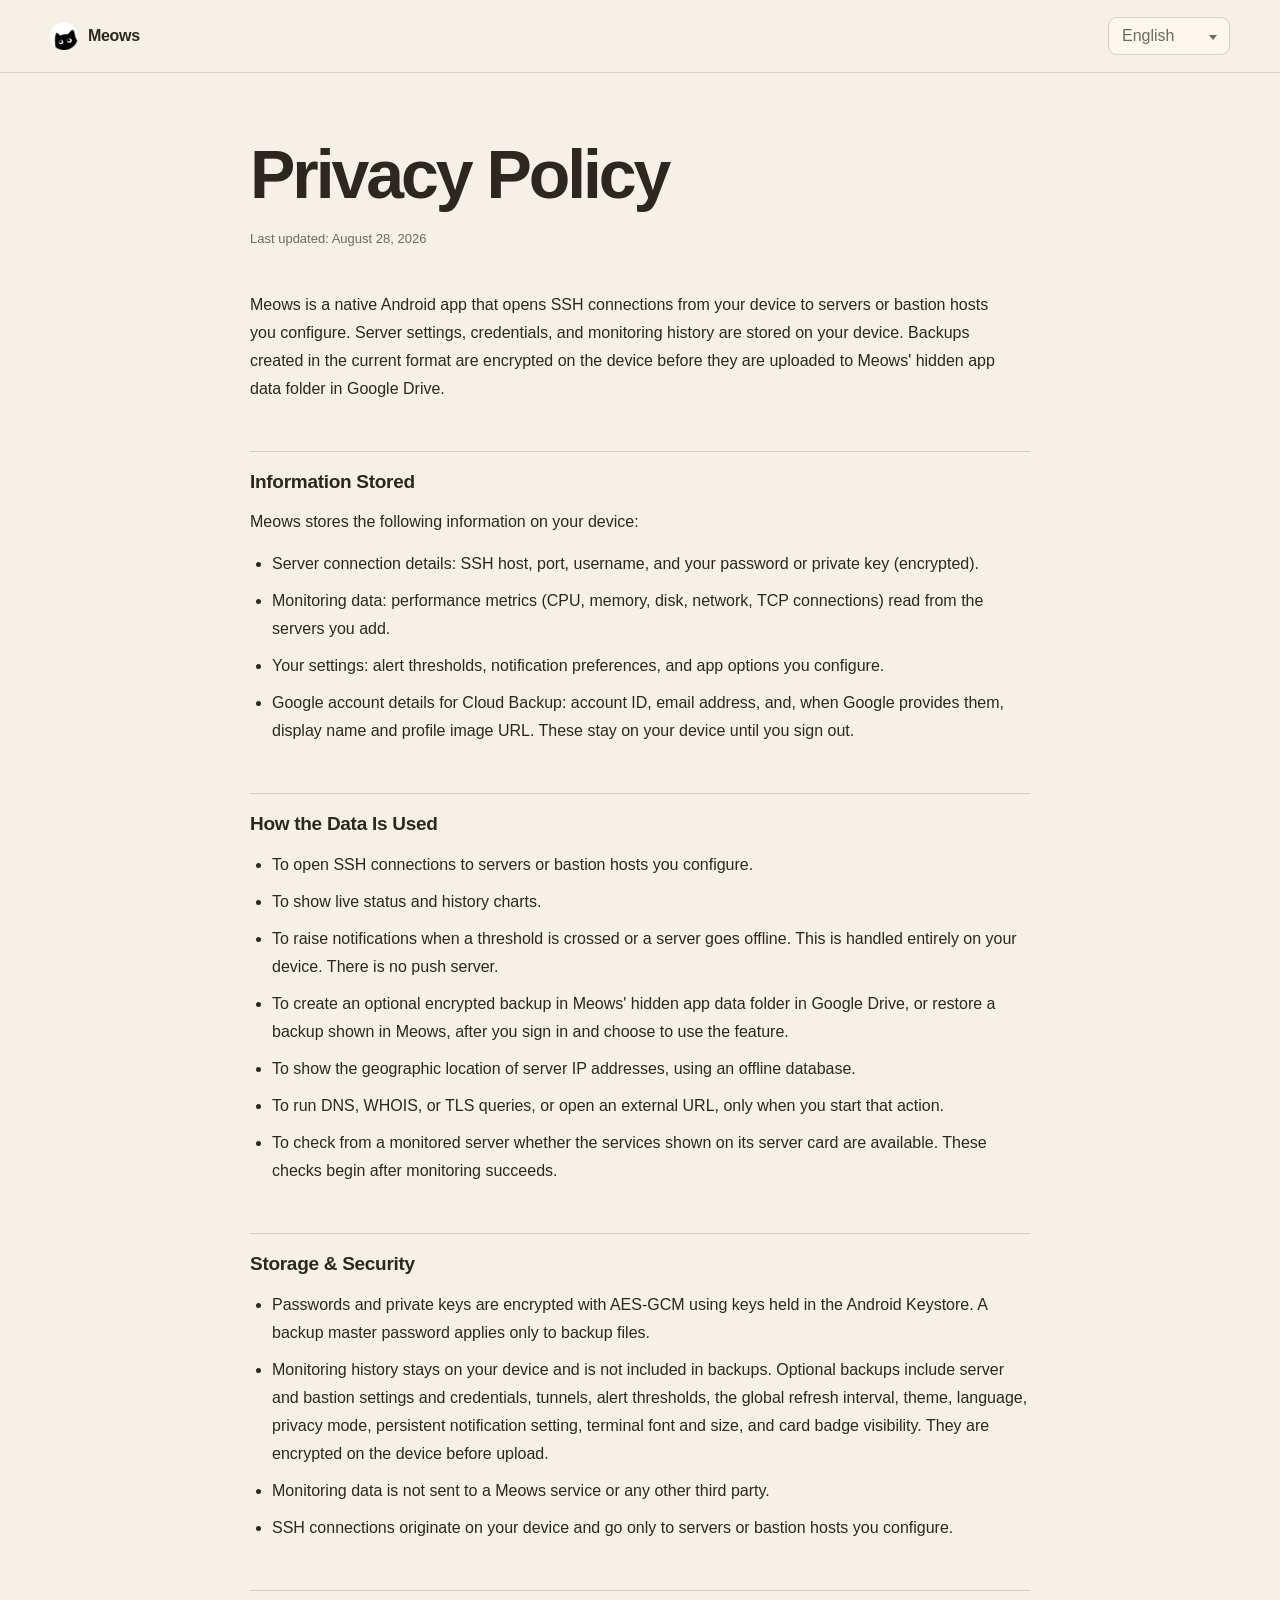
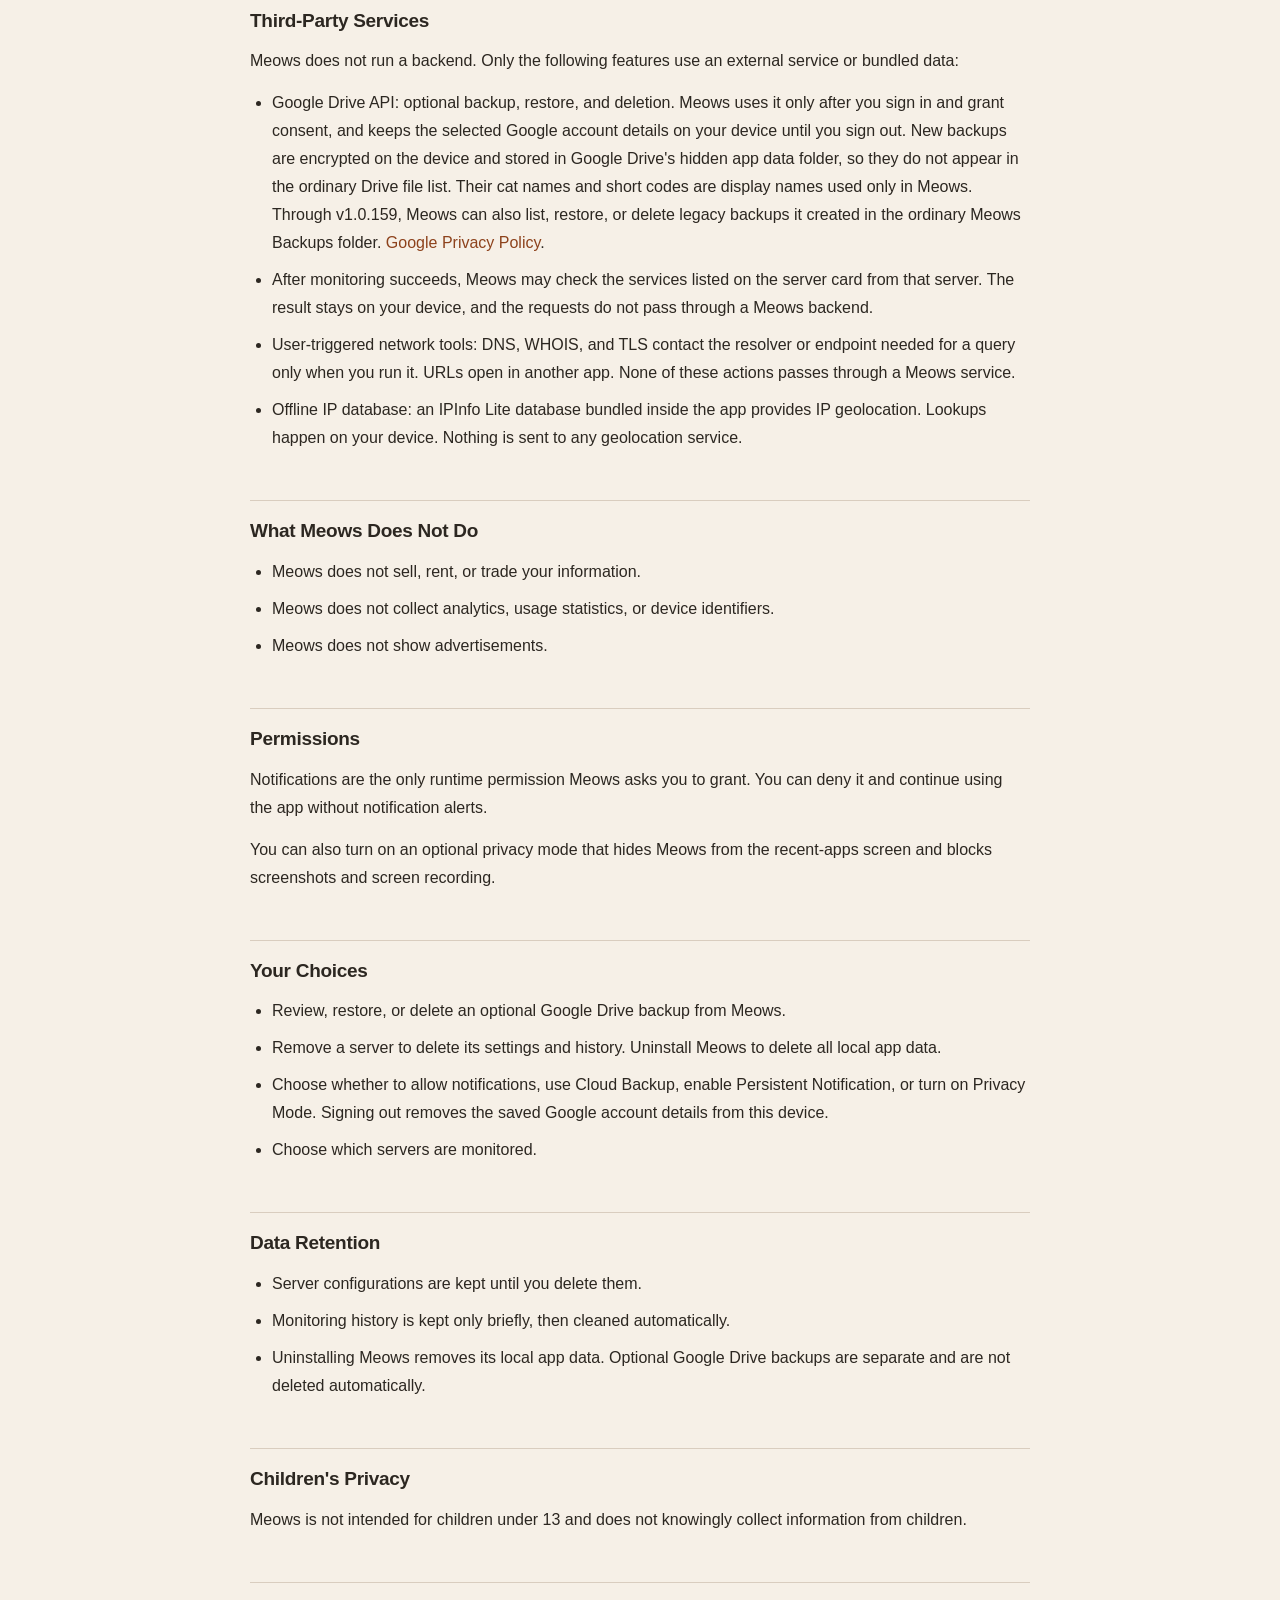
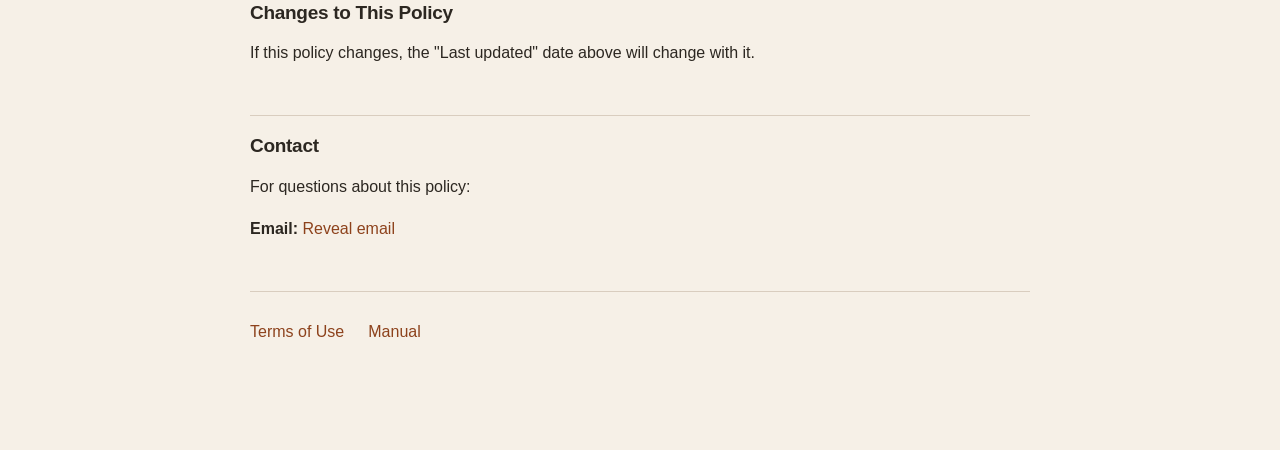
<file: privacy/index.html>
<!DOCTYPE html>
<html lang="en">
<head>
<meta charset="UTF-8">
<meta name="viewport" content="width=device-width, initial-scale=1.0">
<meta name="referrer" content="strict-origin-when-cross-origin">
<title>Meows Privacy Policy</title>
<meta name="description" content="How Meows handles SSH credentials, monitoring data, optional backups, and user-triggered network tools.">
<link rel="icon" href="../favicon.png" type="image/png">
<link rel="apple-touch-icon" href="../favicon.png">
<link rel="stylesheet" href="../assets/site.css">
<link rel="canonical" href="https://app.kvitra.com/privacy/">
<meta name="theme-color" media="(prefers-color-scheme: light)" content="#f6f0e7">
<meta name="theme-color" media="(prefers-color-scheme: dark)" content="#171411">
<link rel="stylesheet" href="../assets/legal.css">
<link rel="stylesheet" href="../assets/document.css">
</head>
<body>
<a class="skip-link" href="#main" data-i18n="skip">Skip to content</a>
<header class="legal-header">
  <div class="legal-header-inner">
    <a class="legal-brand" href="../" aria-label="Meows home" data-i18n-aria-label="brand_home"><img src="../favicon.png" width="28" height="28" alt=""><span data-i18n="back">Meows</span></a>
    <div class="language-switcher" data-language-switcher>
      <span class="sr-only" id="language-label" data-i18n="language_label">Language</span>
      <button class="language-trigger" type="button" data-language-trigger
              aria-haspopup="listbox" aria-expanded="false"
              aria-controls="language-menu" aria-label="Language: English">
        <span class="language-current-label" data-language-current-label>English</span>
        <span class="language-current-code" data-language-current-code aria-hidden="true">EN</span>
        <span class="language-chevron" aria-hidden="true"></span>
      </button>
      <div class="language-menu" id="language-menu" role="listbox"
           data-language-menu aria-labelledby="language-label" hidden>
        <button class="language-option" type="button" role="option" data-language-choice="auto" aria-selected="true">
          <span data-i18n="language_auto">Browser language</span><span class="language-option-code">AUTO</span>
        </button>
        <button class="language-option" type="button" role="option" data-language-choice="en" aria-selected="false">
          <span>English</span><span class="language-option-code">EN</span>
        </button>
        <button class="language-option" type="button" role="option" data-language-choice="zhCN" aria-selected="false">
          <span>简体中文</span><span class="language-option-code">简</span>
        </button>
        <button class="language-option" type="button" role="option" data-language-choice="zhTW" aria-selected="false">
          <span>繁體中文</span><span class="language-option-code">繁</span>
        </button>
        <button class="language-option" type="button" role="option" data-language-choice="ja" aria-selected="false">
          <span>日本語</span><span class="language-option-code">日</span>
        </button>
        <button class="language-option" type="button" role="option" data-language-choice="ko" aria-selected="false">
          <span>한국어</span><span class="language-option-code">한</span>
        </button>
      </div>
    </div>
  </div>
</header>
<main id="main" class="legal-content document-shell">
  <div class="document-intro">
  <h1 class="document-title" data-i18n="h1">Privacy Policy</h1>
  <p class="updated" data-i18n="updated">Last updated: August 28, 2026</p>
  </div>

  <p data-i18n="intro">Meows is a native Android app that opens SSH connections from your device to servers or bastion hosts you configure. Server settings, credentials, and monitoring history are stored on your device. Backups created in the current format are encrypted on the device before they are uploaded to Meows' hidden app data folder in Google Drive.</p>

  <h2 data-i18n="collect_h">Information Stored</h2>
  <p data-i18n="collect_p">Meows stores the following information on your device:</p>
  <ul>
    <li data-i18n="collect_1"><strong>Server connection details:</strong> SSH host, port, username, and your password or private key (encrypted).</li>
    <li data-i18n="collect_2"><strong>Monitoring data:</strong> performance metrics (CPU, memory, disk, network, TCP connections) read from the servers you add.</li>
    <li data-i18n="collect_3"><strong>Your settings:</strong> alert thresholds, notification preferences, and app options you configure.</li>
    <li data-i18n="collect_4"><strong>Google account details for Cloud Backup:</strong> account ID, email address, and, when Google provides them, display name and profile image URL. These stay on your device until you sign out.</li>
  </ul>

  <h2 data-i18n="use_h">How the Data Is Used</h2>
  <ul>
    <li data-i18n="use_1">To open SSH connections to servers or bastion hosts you configure.</li>
    <li data-i18n="use_2">To show live status and history charts.</li>
    <li data-i18n="use_3">To raise notifications when a threshold is crossed or a server goes offline. This is handled entirely on your device. There is no push server.</li>
    <li data-i18n="use_4">To create an optional encrypted backup in Meows' hidden app data folder in Google Drive, or restore a backup shown in Meows, after you sign in and choose to use the feature.</li>
    <li data-i18n="use_5">To show the geographic location of server IP addresses, using an offline database.</li>
    <li data-i18n="use_6">To run DNS, WHOIS, or TLS queries, or open an external URL, only when you start that action.</li>
    <li data-i18n="use_7">To check from a monitored server whether the services shown on its server card are available. These checks begin after monitoring succeeds.</li>
  </ul>

  <h2 data-i18n="security_h">Storage &amp; Security</h2>
  <ul>
    <li data-i18n="security_1">Passwords and private keys are encrypted with AES-GCM using keys held in the Android Keystore. A backup master password applies only to backup files.</li>
    <li data-i18n="security_2">Monitoring history stays on your device and is not included in backups. Optional backups include server and bastion settings and credentials, tunnels, alert thresholds, the global refresh interval, theme, language, privacy mode, persistent notification setting, terminal font and size, and card badge visibility. They are encrypted on the device before upload.</li>
    <li data-i18n="security_4">Monitoring data is not sent to a Meows service or any other third party.</li>
    <li data-i18n="security_5">SSH connections originate on your device and go only to servers or bastion hosts you configure.</li>
  </ul>

  <h2 data-i18n="third_h">Third-Party Services</h2>
  <p data-i18n="third_p">Meows does not run a backend. Only the following features use an external service or bundled data:</p>
  <ul>
    <li><span data-i18n="third_drive">Google Drive API: optional backup, restore, and deletion. Meows uses it only after you sign in and grant consent, and keeps the selected Google account details on your device until you sign out. New backups are encrypted on the device and stored in Google Drive's hidden app data folder, so they do not appear in the ordinary Drive file list. Their cat names and short codes are display names used only in Meows. Through v1.0.159, Meows can also list, restore, or delete legacy backups it created in the ordinary Meows Backups folder.</span> <a href="https://policies.google.com/privacy" target="_blank" rel="noopener" data-i18n="third_drive_link">Google Privacy Policy</a>.</li>
    <li data-i18n="third_unlock">After monitoring succeeds, Meows may check the services listed on the server card from that server. The result stays on your device, and the requests do not pass through a Meows backend.</li>
    <li data-i18n="third_tools">User-triggered network tools: DNS, WHOIS, and TLS contact the resolver or endpoint needed for a query only when you run it. URLs open in another app. None of these actions passes through a Meows service.</li>
    <li data-i18n="third_geoip"><strong>Offline IP database:</strong> an IPInfo Lite database bundled inside the app provides IP geolocation. Lookups happen on your device. Nothing is sent to any geolocation service.</li>
  </ul>

  <h2 data-i18n="not_h">What Meows Does Not Do</h2>
  <ul>
    <li data-i18n="not_1">Meows does not sell, rent, or trade your information.</li>
    <li data-i18n="not_3">Meows does not collect analytics, usage statistics, or device identifiers.</li>
    <li data-i18n="not_4">Meows does not show advertisements.</li>
  </ul>

  <h2 data-i18n="perm_h">Permissions</h2>
  <p data-i18n="perm_p1">Notifications are the only runtime permission Meows asks you to grant. You can deny it and continue using the app without notification alerts.</p>
  <p data-i18n="perm_p2">You can also turn on an optional privacy mode that hides Meows from the recent-apps screen and blocks screenshots and screen recording.</p>

  <h2 data-i18n="rights_h">Your Choices</h2>
  <ul>
    <li data-i18n="rights_1">Review, restore, or delete an optional Google Drive backup from Meows.</li>
    <li data-i18n="rights_2">Remove a server to delete its settings and history. Uninstall Meows to delete all local app data.</li>
    <li data-i18n="rights_3">Choose whether to allow notifications, use Cloud Backup, enable Persistent Notification, or turn on Privacy Mode. Signing out removes the saved Google account details from this device.</li>
    <li data-i18n="rights_4">Choose which servers are monitored.</li>
  </ul>

  <h2 data-i18n="retention_h">Data Retention</h2>
  <ul>
    <li data-i18n="retention_1">Server configurations are kept until you delete them.</li>
    <li data-i18n="retention_2">Monitoring history is kept only briefly, then cleaned automatically.</li>
    <li data-i18n="retention_3">Uninstalling Meows removes its local app data. Optional Google Drive backups are separate and are not deleted automatically.</li>
  </ul>

  <h2 data-i18n="children_h">Children's Privacy</h2>
  <p data-i18n="children_p">Meows is not intended for children under 13 and does not knowingly collect information from children.</p>

  <h2 data-i18n="changes_h">Changes to This Policy</h2>
  <p data-i18n="changes_p">If this policy changes, the "Last updated" date above will change with it.</p>

  <div class="contact">
    <h2 data-i18n="contact_h">Contact</h2>
    <p data-i18n="contact_p">For questions about this policy:</p>
    <p><strong data-i18n="contact_label">Email:</strong> <a id="email-link" href="#" data-email="bWVAa3ZpdHJhLmNvbQ==" data-i18n="contact_reveal">Reveal email</a></p>
  </div>
  <nav class="legal-links" aria-label="Related pages" data-i18n-aria-label="related_label">
    <a href="../terms/" data-i18n="terms_link">Terms of Use</a>
    <a href="../docs/" data-i18n="manual_link">Manual</a>
  </nav>
</main>

<script src="../assets/language.js"></script>
<script src="../assets/i18n.js"></script>
<script src="../assets/contact.js"></script>
<script>
  const I18N = Object.freeze({
  "en": {
    "back": "Meows",
    "brand_home": "Meows home",
    "skip": "Skip to content",
    "language_auto": "Browser language",
    "language_label": "Language",
    "h1": "Privacy Policy",
    "updated": "Last updated: August 28, 2026",
    "intro": "Meows is a native Android app that opens SSH connections from your device to servers or bastion hosts you configure. Server settings, credentials, and monitoring history are stored on your device. Backups created in the current format are encrypted on the device before they are uploaded to Meows' hidden app data folder in Google Drive.",
    "collect_h": "Information Stored",
    "collect_p": "Meows stores the following information on your device:",
    "collect_1": "Server connection details: SSH host, port, username, and your password or private key (encrypted).",
    "collect_2": "Monitoring data: performance metrics (CPU, memory, disk, network, TCP connections) read from the servers you add.",
    "collect_3": "Your settings: alert thresholds, notification preferences, and app options you configure.",
    "collect_4": "Google account details for Cloud Backup: account ID, email address, and, when Google provides them, display name and profile image URL. These stay on your device until you sign out.",
    "use_h": "How the Data Is Used",
    "use_1": "To open SSH connections to servers or bastion hosts you configure.",
    "use_2": "To show live status and history charts.",
    "use_3": "To raise notifications when a threshold is crossed or a server goes offline. This is handled entirely on your device. There is no push server.",
    "use_4": "To create an optional encrypted backup in Meows' hidden app data folder in Google Drive, or restore a backup shown in Meows, after you sign in and choose to use the feature.",
    "use_5": "To show the geographic location of server IP addresses, using an offline database.",
    "use_6": "To run DNS, WHOIS, or TLS queries, or open an external URL, only when you start that action.",
    "use_7": "To check from a monitored server whether the services shown on its server card are available. These checks begin after monitoring succeeds.",
    "security_h": "Storage & Security",
    "security_1": "Passwords and private keys are encrypted with AES-GCM using keys held in the Android Keystore. A backup master password applies only to backup files.",
    "security_2": "Monitoring history stays on your device and is not included in backups. Optional backups include server and bastion settings and credentials, tunnels, alert thresholds, the global refresh interval, theme, language, privacy mode, persistent notification setting, terminal font and size, and card badge visibility. They are encrypted on the device before upload.",
    "security_4": "Monitoring data is not sent to a Meows service or any other third party.",
    "security_5": "SSH connections originate on your device and go only to servers or bastion hosts you configure.",
    "third_h": "Third-Party Services",
    "third_p": "Meows does not run a backend. Only the following features use an external service or bundled data:",
    "third_drive": "Google Drive API: optional backup, restore, and deletion. Meows uses it only after you sign in and grant consent, and keeps the selected Google account details on your device until you sign out. New backups are encrypted on the device and stored in Google Drive's hidden app data folder, so they do not appear in the ordinary Drive file list. Their cat names and short codes are display names used only in Meows. Through v1.0.159, Meows can also list, restore, or delete legacy backups it created in the ordinary Meows Backups folder.",
    "third_unlock": "After monitoring succeeds, Meows may check the services listed on the server card from that server. The result stays on your device, and the requests do not pass through a Meows backend.",
    "third_tools": "User-triggered network tools: DNS, WHOIS, and TLS contact the resolver or endpoint needed for a query only when you run it. URLs open in another app. None of these actions passes through a Meows service.",
    "third_geoip": "Offline IP database: an IPInfo Lite database bundled inside the app provides IP geolocation. Lookups happen on your device. Nothing is sent to any geolocation service.",
    "not_h": "What Meows Does Not Do",
    "not_1": "Meows does not sell, rent, or trade your information.",
    "not_3": "Meows does not collect analytics, usage statistics, or device identifiers.",
    "not_4": "Meows does not show advertisements.",
    "perm_h": "Permissions",
    "perm_p1": "Notifications are the only runtime permission Meows asks you to grant. You can deny it and continue using the app without notification alerts.",
    "perm_p2": "You can also turn on an optional privacy mode that hides Meows from the recent-apps screen and blocks screenshots and screen recording.",
    "rights_h": "Your Choices",
    "rights_1": "Review, restore, or delete an optional Google Drive backup from Meows.",
    "rights_2": "Remove a server to delete its settings and history. Uninstall Meows to delete all local app data.",
    "rights_3": "Choose whether to allow notifications, use Cloud Backup, enable Persistent Notification, or turn on Privacy Mode. Signing out removes the saved Google account details from this device.",
    "rights_4": "Choose which servers are monitored.",
    "retention_h": "Data Retention",
    "retention_1": "Server configurations are kept until you delete them.",
    "retention_2": "Monitoring history is kept only briefly, then cleaned automatically.",
    "retention_3": "Uninstalling Meows removes its local app data. Optional Google Drive backups are separate and are not deleted automatically.",
    "children_h": "Children's Privacy",
    "children_p": "Meows is not intended for children under 13 and does not knowingly collect information from children.",
    "changes_h": "Changes to This Policy",
    "changes_p": "If this policy changes, the \"Last updated\" date above will change with it.",
    "contact_h": "Contact",
    "contact_p": "For questions about this policy:",
    "contact_label": "Email:",
    "contact_reveal": "Reveal email",
    "meta_title": "Meows Privacy Policy",
    "meta_description": "How Meows handles SSH credentials, monitoring data, optional backups, and user-triggered network tools.",
    "third_drive_link": "Google Privacy Policy",
    "related_label": "Related pages",
    "terms_link": "Terms of Use",
    "manual_link": "Manual"
  },
  "zhCN": {
    "back": "Meows",
    "brand_home": "Meows 首页",
    "skip": "跳到正文",
    "language_auto": "跟随浏览器",
    "language_label": "语言",
    "h1": "隐私政策",
    "updated": "最后更新：2026 年 8 月 28 日",
    "intro": "Meows 是一款原生 Android App，会从你的设备向你配置的服务器或跳板机建立 SSH 连接。服务器设置、凭据和监控历史保存在你的设备上。当前格式的备份会先在设备端加密，再上传到 Google Drive 中 Meows 专用的隐藏应用数据目录。",
    "collect_h": "存储的信息",
    "collect_p": "Meows 会在你的设备上保存以下内容：",
    "collect_1": "服务器连接信息：SSH 主机、端口、用户名，以及你的密码或私钥（已加密）。",
    "collect_2": "监控数据：从你添加的服务器读取的性能指标（CPU、内存、磁盘、网络、TCP 连接）。",
    "collect_3": "你的设置：你配置的告警阈值、通知偏好和应用选项。",
    "collect_4": "云端备份使用的 Google 账号信息：账号 ID、邮箱，以及 Google 提供时的显示名称和头像 URL。这些信息保存在设备上，退出登录时删除。",
    "use_h": "数据如何使用",
    "use_1": "用于向你配置的服务器或跳板机建立 SSH 连接。",
    "use_2": "用于展示实时状态和历史曲线。",
    "use_3": "在指标越过阈值或服务器掉线时发出通知。这一过程完全在你的设备上完成，没有任何推送服务器。",
    "use_4": "在你登录并主动使用后，用于在 Google Drive 中 Meows 专用的隐藏应用数据目录创建可选加密备份，或恢复 Meows 列出的备份。",
    "use_5": "使用离线数据库显示服务器 IP 的地理位置。",
    "use_6": "只在你主动操作时查询 DNS、WHOIS 或 TLS，或者打开外部 URL。",
    "use_7": "用于从被监控服务器检查卡片中所列服务是否可用。检测会在监控成功后开始。",
    "security_h": "存储与安全",
    "security_1": "密码和私钥使用 AES-GCM 加密，密钥保存在 Android Keystore 中。备份主密码只用于保护备份文件。",
    "security_2": "监控历史只保存在设备上，不会进入备份。可选备份包含服务器和跳板机的设置与凭据、隧道、告警阈值、全局刷新间隔、主题、语言、隐私模式、常驻通知设置、终端字体与字号，以及卡片徽章显示设置。上传前会先在设备端加密。",
    "security_4": "监控数据不会发送给 Meows 服务或其他第三方。",
    "security_5": "SSH 连接从你的设备发起，只会连到你配置的服务器或跳板机。",
    "third_h": "第三方服务",
    "third_p": "Meows 没有自己的后台。只有以下功能会使用外部服务或内置数据：",
    "third_drive": "Google Drive API：用于可选备份、恢复和删除，仅在你登录并授权后使用。Meows 会在设备上保存所选 Google 账号的信息，直到你退出登录。新备份先在设备端加密，再存入 Google Drive 的隐藏应用数据目录，因此不会出现在普通 Drive 文件列表中。猫咪名称和短码只是 Meows 内使用的显示名称。截至 v1.0.159，Meows 还可以列出、恢复或删除早期在普通 Drive 文件区的 Meows Backups 文件夹中创建的备份。",
    "third_unlock": "监控成功后，Meows 可能会从该服务器检查卡片中所列的服务。结果保存在你的设备上，请求不经过 Meows 后端。",
    "third_tools": "用户主动使用的网络工具：DNS、WHOIS 和 TLS 只会在你发起查询时连接所需的解析器或目标。URL 会交给其他 App 打开。这些操作都不经过 Meows 服务。",
    "third_geoip": "离线 IP 数据库：应用内置一份 IPInfo Lite 数据库用于 IP 地理位置查询。查询在你的设备上完成，不会向任何地理位置服务发送数据。",
    "not_h": "Meows 不会做什么",
    "not_1": "Meows 不会出售、出租或交易你的信息。",
    "not_3": "Meows 不会收集分析数据、使用统计或设备标识符。",
    "not_4": "Meows 不会展示广告。",
    "perm_h": "权限",
    "perm_p1": "Meows 需要你授权的运行时权限只有通知。拒绝后仍可使用 App，只是不会收到通知提醒。",
    "perm_p2": "你还可以开启可选的隐私模式，把 Meows 从最近任务列表中隐藏，并阻止截屏和录屏。",
    "rights_h": "你的选择",
    "rights_1": "在 Meows 内查看、恢复或删除可选的 Google Drive 备份。",
    "rights_2": "删除服务器会清除它的设置和历史记录。卸载 Meows 会删除全部本地 App 数据。",
    "rights_3": "自行选择是否允许通知、使用云端备份、开启常驻通知或开启隐私模式。退出登录会从本设备删除已保存的 Google 账号信息。",
    "rights_4": "自行决定监控哪些服务器。",
    "retention_h": "数据保留",
    "retention_1": "服务器配置会一直保留，直到你手动删除。",
    "retention_2": "监控历史仅短期保留，随后自动清理。",
    "retention_3": "卸载 Meows 会删除本地 App 数据。可选的 Google Drive 备份是独立存储的，不会随卸载自动删除。",
    "children_h": "儿童隐私",
    "children_p": "Meows 不面向 13 岁以下儿童，也不会故意收集儿童信息。",
    "changes_h": "本政策的变更",
    "changes_p": "本政策如有变更，上方的更新日期会同步调整。",
    "contact_h": "联系",
    "contact_p": "如对本政策有疑问，可以发送邮件：",
    "contact_label": "邮箱：",
    "contact_reveal": "点击查看邮箱",
    "meta_title": "Meows 隐私政策",
    "meta_description": "Meows 如何处理 SSH 凭据、监控数据、可选备份，以及只在用户操作时联网的工具。",
    "third_drive_link": "Google 隐私政策",
    "related_label": "相关页面",
    "terms_link": "使用条款",
    "manual_link": "使用说明"
  },
  "zhTW": {
    "back": "Meows",
    "brand_home": "Meows 首頁",
    "skip": "跳到正文",
    "language_auto": "跟隨瀏覽器",
    "language_label": "語言",
    "h1": "隱私權政策",
    "updated": "最後更新：2026 年 8 月 28 日",
    "intro": "Meows 是一款原生 Android App，會從你的裝置向你設定的伺服器或跳板機建立 SSH 連線。伺服器設定、認證資料和監控歷史保存在你的裝置上。目前格式的備份會先在裝置端加密，再上傳到 Google Drive 中 Meows 專用的隱藏應用程式資料夾。",
    "collect_h": "儲存的資訊",
    "collect_p": "Meows 會在你的裝置上儲存以下資訊：",
    "collect_1": "伺服器連線資訊：SSH 主機、連接埠、使用者名稱，以及你的密碼或私鑰（已加密）。",
    "collect_2": "監控資料：從你新增的伺服器讀取的效能指標（CPU、記憶體、磁碟、網路、TCP 連線）。",
    "collect_3": "你的設定：你設定的告警閾值、通知偏好和應用程式選項。",
    "collect_4": "雲端備份使用的 Google 帳號資訊：帳號 ID、電子郵件，以及 Google 提供時的顯示名稱和個人資料圖片 URL。這些資訊保存在裝置上，登出時刪除。",
    "use_h": "資料如何使用",
    "use_1": "用於向你設定的伺服器或跳板機建立 SSH 連線。",
    "use_2": "用於顯示即時狀態和歷史圖表。",
    "use_3": "在指標超過閾值或伺服器離線時發出通知。這一過程完全在你的裝置上完成，沒有任何推播伺服器。",
    "use_4": "在你登入並主動使用後，用於在 Google Drive 中 Meows 專用的隱藏應用程式資料夾建立可選加密備份，或還原 Meows 清單中的備份。",
    "use_5": "使用離線資料庫顯示伺服器 IP 的地理位置。",
    "use_6": "只在你主動操作時查詢 DNS、WHOIS 或 TLS，或開啟外部 URL。",
    "use_7": "用於從受監控伺服器檢查卡片中所列服務是否可用。檢測會在監控成功後開始。",
    "security_h": "儲存與安全",
    "security_1": "密碼和私鑰使用 AES-GCM 加密，金鑰保存在 Android Keystore 中。備份主密碼只用於保護備份檔案。",
    "security_2": "監控歷史只保存在裝置上，不會放入備份。可選備份包含伺服器和跳板機的設定與認證資料、隧道、告警門檻、全域重新整理間隔、主題、語言、隱私模式、常駐通知設定、終端機字型與字級，以及卡片徽章顯示設定。上傳前會先在裝置端加密。",
    "security_4": "監控資料不會傳送給 Meows 服務或其他第三方。",
    "security_5": "SSH 連線從你的裝置發起，只會連到你設定的伺服器或跳板機。",
    "third_h": "第三方服務",
    "third_p": "Meows 沒有自己的後端。只有以下功能會使用外部服務或內建資料：",
    "third_drive": "Google Drive API：用於可選備份、還原和刪除，僅在你登入並授權後使用。Meows 會在裝置上儲存所選 Google 帳號的資訊，直到你登出。新備份會先在裝置端加密，再存入 Google Drive 的隱藏應用程式資料夾，因此不會出現在一般 Drive 檔案清單中。貓咪名稱和短碼只是 Meows 內使用的顯示名稱。截至 v1.0.159，Meows 還可以列出、還原或刪除早期在一般 Drive 檔案區的 Meows Backups 資料夾中建立的備份。",
    "third_unlock": "監控成功後，Meows 可能會從該伺服器檢查卡片中列出的服務。結果保存在你的裝置上，請求不經過 Meows 後端。",
    "third_tools": "使用者主動使用的網路工具：DNS、WHOIS 和 TLS 只會在你開始查詢時連線到所需的解析器或目標。URL 會交給其他 App 開啟。這些操作都不經過 Meows 服務。",
    "third_geoip": "離線 IP 資料庫：應用程式內建一份 IPInfo Lite 資料庫用於 IP 地理位置查詢。查詢在你的裝置上完成，不會向任何地理位置服務傳送資料。",
    "not_h": "Meows 不會做什麼",
    "not_1": "Meows 不會出售、出租或交易你的資訊。",
    "not_3": "Meows 不會收集分析資料、使用統計或裝置識別碼。",
    "not_4": "Meows 不會顯示廣告。",
    "perm_h": "權限",
    "perm_p1": "Meows 需要你授權的執行階段權限只有通知。拒絕後仍可使用 App，只是不會收到通知提醒。",
    "perm_p2": "你也可以開啟隱私模式，讓 Meows 不出現在最近使用的應用程式畫面，並阻止截圖和螢幕錄製。",
    "rights_h": "你的選擇",
    "rights_1": "在 Meows 內查看、還原或刪除可選的 Google Drive 備份。",
    "rights_2": "刪除伺服器會清除它的設定和歷史記錄。解除安裝 Meows 會刪除所有本機 App 資料。",
    "rights_3": "自行選擇是否允許通知、使用雲端備份、開啟常駐通知或開啟隱私模式。登出會從本裝置刪除已儲存的 Google 帳號資訊。",
    "rights_4": "自行決定監控哪些伺服器。",
    "retention_h": "資料保留",
    "retention_1": "伺服器設定會一直保留，直到你手動刪除。",
    "retention_2": "監控歷史僅短期保留，隨後自動清理。",
    "retention_3": "解除安裝 Meows 會刪除本機 App 資料。可選的 Google Drive 備份是分開儲存的，不會隨解除安裝自動刪除。",
    "children_h": "兒童隱私",
    "children_p": "Meows 不面向 13 歲以下兒童，也不會故意收集兒童資訊。",
    "changes_h": "本政策的變更",
    "changes_p": "本政策如有變更，上方的更新日期會同步調整。",
    "contact_h": "聯絡",
    "contact_p": "如對本政策有疑問，可以傳送電子郵件：",
    "contact_label": "電子郵件：",
    "contact_reveal": "查看電子郵件",
    "meta_title": "Meows 隱私權政策",
    "meta_description": "Meows 如何處理 SSH 認證資料、監控資料、可選備份，以及只在使用者操作時連線的工具。",
    "third_drive_link": "Google 隱私權政策",
    "related_label": "相關頁面",
    "terms_link": "使用條款",
    "manual_link": "使用說明"
  },
  "ja": {
    "back": "Meows",
    "brand_home": "Meows ホーム",
    "skip": "本文へ移動",
    "language_auto": "ブラウザーに合わせる",
    "language_label": "言語",
    "h1": "プライバシーポリシー",
    "updated": "最終更新：2026年8月28日",
    "intro": "Meows は、端末から設定済みのサーバーまたは踏み台ホストへ SSH 接続するネイティブ Android アプリです。サーバー設定、認証情報、監視履歴は端末内に保存されます。現在の形式で作成したバックアップは、端末上で暗号化してから Google Drive の Meows 専用アプリデータフォルダへアップロードします。",
    "collect_h": "保存する情報",
    "collect_p": "Meows は次の情報を端末内に保存します。",
    "collect_1": "サーバー接続情報：SSH ホスト、ポート、ユーザー名、パスワードまたは秘密鍵（暗号化済み）。",
    "collect_2": "監視データ：追加したサーバーから読み取る性能指標（CPU、メモリ、ディスク、ネットワーク、TCP 接続）。",
    "collect_3": "アプリの設定：アラートのしきい値、通知設定、その他のオプション。",
    "collect_4": "クラウドバックアップで使う Google アカウント情報：アカウント ID、メールアドレス、および Google から提供された場合の表示名とプロフィール画像 URL。端末内に保存し、サインアウト時に削除します。",
    "use_h": "データの利用方法",
    "use_1": "設定したサーバーまたは踏み台ホストへ SSH 接続するため。",
    "use_2": "リアルタイムの状態と履歴グラフを表示するため。",
    "use_3": "しきい値を超えたときやサーバーがオフラインになったときに通知するため。これはすべて端末内で処理され、プッシュサーバーは存在しません。",
    "use_4": "ログインして利用を選んだ場合に、Google Drive の Meows 専用アプリデータフォルダへ任意の暗号化バックアップを作成するか、Meows の一覧にあるバックアップを復元するため。",
    "use_5": "オフラインデータベースを用いてサーバー IP の地理的位置を表示するため。",
    "use_6": "ユーザーが操作したときだけ、DNS、WHOIS、TLS の照会や外部 URL の表示を行うため。",
    "use_7": "監視対象サーバーから、カードに表示するサービスが利用可能か確認するため。確認は監視に成功した後に開始します。",
    "security_h": "保存とセキュリティ",
    "security_1": "パスワードと秘密鍵は、Android Keystore 内の鍵を用いて AES-GCM で暗号化されます。バックアップのマスターパスワードは、バックアップファイルの保護だけに使用されます。",
    "security_2": "監視履歴は端末内だけに保存され、バックアップには含まれません。任意で作成するバックアップには、サーバーと踏み台の設定および認証情報、トンネル、アラートのしきい値、全体の更新間隔、テーマ、言語、プライバシーモード、常駐通知の設定、ターミナルのフォントと文字サイズ、カードバッジの表示設定が含まれます。アップロード前に端末上で暗号化されます。",
    "security_4": "監視データが Meows のサービスやその他の第三者へ送信されることはありません。",
    "security_5": "SSH 接続は端末から開始され、設定済みのサーバーまたは踏み台ホストだけに接続します。",
    "third_h": "第三者サービス",
    "third_p": "Meows 独自のバックエンドはありません。外部サービスまたは同梱データを使う機能は次のとおりです。",
    "third_drive": "Google Drive API：任意のバックアップ、復元、削除に使います。サインインして同意した場合にのみ利用し、選択した Google アカウントの情報はサインアウトするまで端末内に保存します。新しいバックアップは端末上で暗号化して Google Drive の非表示アプリデータフォルダへ保存するため、通常の Drive ファイル一覧には表示されません。猫の名前と短いコードは Meows 内だけで使う表示名です。v1.0.159 までは、通常の Drive 領域にある Meows Backups フォルダへ以前作成したバックアップの一覧表示、復元、削除にも使います。",
    "third_unlock": "監視に成功すると、Meows はそのサーバーから、カードに表示されているサービスへ接続できるかを確認する場合があります。結果は端末内に保存され、リクエストが Meows のバックエンドを経由することはありません。",
    "third_tools": "ユーザーが起動するネットワークツール：DNS、WHOIS、TLS は、検索を実行したときだけ必要なリゾルバーや接続先と通信します。URL は別のアプリで開きます。いずれも Meows のサービスを経由しません。",
    "third_geoip": "オフライン IP データベース：アプリに同梱された IPInfo Lite データベースで IP の地理的位置を判定します。照会は端末内で行われ、いかなる位置情報サービスにもデータは送信されません。",
    "not_h": "Meows が行わないこと",
    "not_1": "Meows はユーザー情報を販売、貸与、取引しません。",
    "not_3": "Meows は解析データ、利用統計、端末識別子を収集しません。",
    "not_4": "Meows は広告を表示しません。",
    "perm_h": "権限",
    "perm_p1": "Meows が求める実行時権限は通知だけです。拒否してもアプリは使えますが、通知アラートは届きません。",
    "perm_p2": "最近のアプリ画面から Meows を隠し、スクリーンショットと画面録画を防ぐ、任意のプライバシーモードもオンにできます。",
    "rights_h": "あなたの選択",
    "rights_1": "Meows 内で任意の Google Drive バックアップを確認、復元、削除できます。",
    "rights_2": "サーバーを削除すると、その設定と履歴が消去されます。Meows をアンインストールすると、ローカルのアプリデータがすべて削除されます。",
    "rights_3": "通知を許可するか、クラウドバックアップを使うか、常駐通知やプライバシーモードを有効にするかを選べます。サインアウトすると、保存済みの Google アカウント情報が端末から削除されます。",
    "rights_4": "どのサーバーを監視するかを選べます。",
    "retention_h": "データの保持",
    "retention_1": "サーバー設定は、削除するまで保持されます。",
    "retention_2": "監視履歴は短期間だけ保持され、その後自動的に消去されます。",
    "retention_3": "Meows をアンインストールするとローカルのアプリデータは削除されます。任意の Google Drive バックアップは別に保存され、自動では削除されません。",
    "children_h": "子どものプライバシー",
    "children_p": "Meows は 13 歳未満の子ども向けではなく、子どもの情報を意図的に収集しません。",
    "changes_h": "本ポリシーの変更",
    "changes_p": "本ポリシーを変更した場合は、上記の\"最終更新\"日も更新します。",
    "contact_h": "お問い合わせ",
    "contact_p": "本ポリシーに関するお問い合わせ：",
    "contact_label": "メール：",
    "contact_reveal": "メールを表示",
    "meta_title": "Meows プライバシーポリシー",
    "meta_description": "Meows における SSH 認証情報、監視データ、任意のバックアップ、ユーザーが開始するネットワークツールの扱い。",
    "third_drive_link": "Google プライバシーポリシー",
    "related_label": "関連ページ",
    "terms_link": "利用規約",
    "manual_link": "マニュアル"
  },
  "ko": {
    "back": "Meows",
    "brand_home": "Meows 홈",
    "skip": "본문으로 이동",
    "language_auto": "브라우저 언어 따르기",
    "language_label": "언어",
    "h1": "개인정보 처리방침",
    "updated": "최종 업데이트: 2026년 8월 28일",
    "intro": "Meows는 기기에서 사용자가 설정한 서버 또는 점프 호스트로 SSH 연결을 여는 네이티브 Android 앱입니다. 서버 설정, 자격 증명, 모니터링 기록은 기기에 저장됩니다. 현재 형식으로 만든 백업은 기기에서 암호화한 뒤 Google Drive의 Meows 전용 앱 데이터 폴더에 업로드합니다.",
    "collect_h": "저장하는 정보",
    "collect_p": "Meows는 다음 정보를 기기에 저장합니다.",
    "collect_1": "서버 연결 정보: SSH 호스트, 포트, 사용자 이름, 그리고 비밀번호 또는 개인 키(암호화됨).",
    "collect_2": "모니터링 데이터: 추가한 서버에서 읽어온 성능 지표(CPU, 메모리, 디스크, 네트워크, TCP 연결).",
    "collect_3": "설정: 직접 구성한 알림 임계값, 알림 환경설정, 앱 옵션.",
    "collect_4": "클라우드 백업에 사용하는 Google 계정 정보: 계정 ID, 이메일 주소, 그리고 Google에서 제공하는 경우 표시 이름과 프로필 이미지 URL. 이 정보는 로그아웃할 때까지 기기에 저장됩니다.",
    "use_h": "데이터 사용 방식",
    "use_1": "설정한 서버 또는 점프 호스트에 SSH로 연결하기 위해.",
    "use_2": "실시간 상태와 기록 차트를 표시하기 위해.",
    "use_3": "임계값을 넘거나 서버가 오프라인이 될 때 알림을 보내기 위해. 이 과정은 전적으로 기기 안에서 처리되며 푸시 서버는 없습니다.",
    "use_4": "로그인하고 사용을 선택한 경우 Google Drive의 Meows 전용 앱 데이터 폴더에 선택적 암호화 백업을 만들거나 Meows 목록에 표시된 백업을 복원하기 위해.",
    "use_5": "오프라인 데이터베이스로 서버 IP의 지리적 위치를 표시하기 위해.",
    "use_6": "사용자가 직접 실행할 때만 DNS, WHOIS, TLS를 조회하거나 외부 URL을 열기 위해.",
    "use_7": "모니터링하는 서버에서 카드에 표시할 서비스의 사용 가능 여부를 확인하기 위해. 확인은 모니터링에 성공한 뒤 시작됩니다.",
    "security_h": "저장 및 보안",
    "security_1": "비밀번호와 개인 키는 Android Keystore에 보관된 키로 AES-GCM 암호화됩니다. 백업 마스터 비밀번호는 백업 파일을 보호하는 데만 사용됩니다.",
    "security_2": "모니터링 기록은 기기에만 저장되며 백업에 포함되지 않습니다. 선택적 백업에는 서버와 점프 호스트의 설정 및 자격 증명, 터널, 알림 임계값, 전체 새로고침 간격, 테마, 언어, 개인정보 보호 모드, 상주 알림 설정, 터미널 글꼴과 크기, 카드 배지 표시 설정이 포함됩니다. 업로드 전에 기기에서 암호화됩니다.",
    "security_4": "모니터링 데이터는 Meows 서비스나 다른 제3자에게 전송되지 않습니다.",
    "security_5": "SSH 연결은 기기에서 시작되며 사용자가 설정한 서버 또는 점프 호스트로만 연결됩니다.",
    "third_h": "제3자 서비스",
    "third_p": "Meows에는 자체 백엔드가 없습니다. 외부 서비스 또는 내장 데이터를 사용하는 기능은 다음과 같습니다.",
    "third_drive": "Google Drive API: 선택적 백업, 복원, 삭제에 사용합니다. 로그인하고 동의한 경우에만 사용하며, 선택한 Google 계정 정보는 로그아웃할 때까지 기기에 저장합니다. 새 백업은 기기에서 암호화한 뒤 Google Drive의 숨겨진 앱 데이터 폴더에 저장하므로 일반 Drive 파일 목록에는 표시되지 않습니다. 고양이 이름과 짧은 코드는 Meows 안에서만 사용하는 표시 이름입니다. v1.0.159까지는 일반 Drive 영역의 Meows Backups 폴더에 예전에 만든 백업을 목록에 표시하거나 복원, 삭제하는 데도 사용합니다.",
    "third_unlock": "모니터링에 성공하면 Meows가 해당 서버에서 카드에 표시된 서비스의 접속 가능 여부를 확인할 수 있습니다. 결과는 기기에 저장되며 요청은 Meows 백엔드를 거치지 않습니다.",
    "third_tools": "사용자가 실행하는 네트워크 도구: DNS, WHOIS, TLS는 조회할 때만 필요한 리졸버나 대상에 연결합니다. URL은 다른 앱에서 엽니다. 어떤 작업도 Meows 서비스를 거치지 않습니다.",
    "third_geoip": "오프라인 IP 데이터베이스: 앱에 포함된 IPInfo Lite 데이터베이스로 IP 지리 위치를 조회합니다. 조회는 기기 안에서 이루어지며, 어떤 위치 서비스로도 데이터를 보내지 않습니다.",
    "not_h": "Meows가 하지 않는 일",
    "not_1": "Meows는 사용자 정보를 판매, 대여 또는 거래하지 않습니다.",
    "not_3": "Meows는 분석 데이터, 사용 통계 또는 기기 식별자를 수집하지 않습니다.",
    "not_4": "Meows는 광고를 표시하지 않습니다.",
    "perm_h": "권한",
    "perm_p1": "Meows가 요청하는 런타임 권한은 알림뿐입니다. 거부해도 앱은 사용할 수 있지만 알림은 받지 못합니다.",
    "perm_p2": "최근 앱 화면에서 Meows를 숨기고 스크린샷과 화면 녹화를 차단하는 선택적 개인정보 보호 모드도 켤 수 있습니다.",
    "rights_h": "선택권",
    "rights_1": "Meows 안에서 선택적 Google Drive 백업을 확인, 복원, 삭제할 수 있습니다.",
    "rights_2": "서버를 삭제하면 해당 서버의 설정과 기록이 지워집니다. Meows를 제거하면 모든 로컬 앱 데이터가 삭제됩니다.",
    "rights_3": "알림을 허용할지, 클라우드 백업을 사용할지, 상주 알림이나 개인정보 보호 모드를 켤지 선택할 수 있습니다. 로그아웃하면 저장된 Google 계정 정보가 기기에서 삭제됩니다.",
    "rights_4": "어떤 서버를 모니터링할지 선택할 수 있습니다.",
    "retention_h": "데이터 보관",
    "retention_1": "서버 구성은 삭제하기 전까지 보관됩니다.",
    "retention_2": "모니터링 기록은 짧게만 보관된 뒤 자동으로 정리됩니다.",
    "retention_3": "Meows를 제거하면 로컬 앱 데이터는 삭제됩니다. 선택적 Google Drive 백업은 별도로 저장되며 자동으로 삭제되지 않습니다.",
    "children_h": "아동 개인정보",
    "children_p": "Meows는 13세 미만 아동을 대상으로 하지 않으며 아동의 정보를 의도적으로 수집하지 않습니다.",
    "changes_h": "방침 변경",
    "changes_p": "이 방침이 변경되면 위의 최종 업데이트 날짜도 함께 바뀝니다.",
    "contact_h": "문의",
    "contact_p": "이 방침에 관한 문의:",
    "contact_label": "이메일:",
    "contact_reveal": "이메일 보기",
    "meta_title": "Meows 개인정보 처리방침",
    "meta_description": "Meows의 SSH 자격 증명, 모니터링 데이터, 선택적 백업, 사용자가 실행하는 네트워크 도구 처리 방식.",
    "third_drive_link": "Google 개인정보 처리방침",
    "related_label": "관련 페이지",
    "terms_link": "이용약관",
    "manual_link": "사용 설명서"
  }
});

  applyI18n(I18N);
</script>
</body>
</html>
</file>
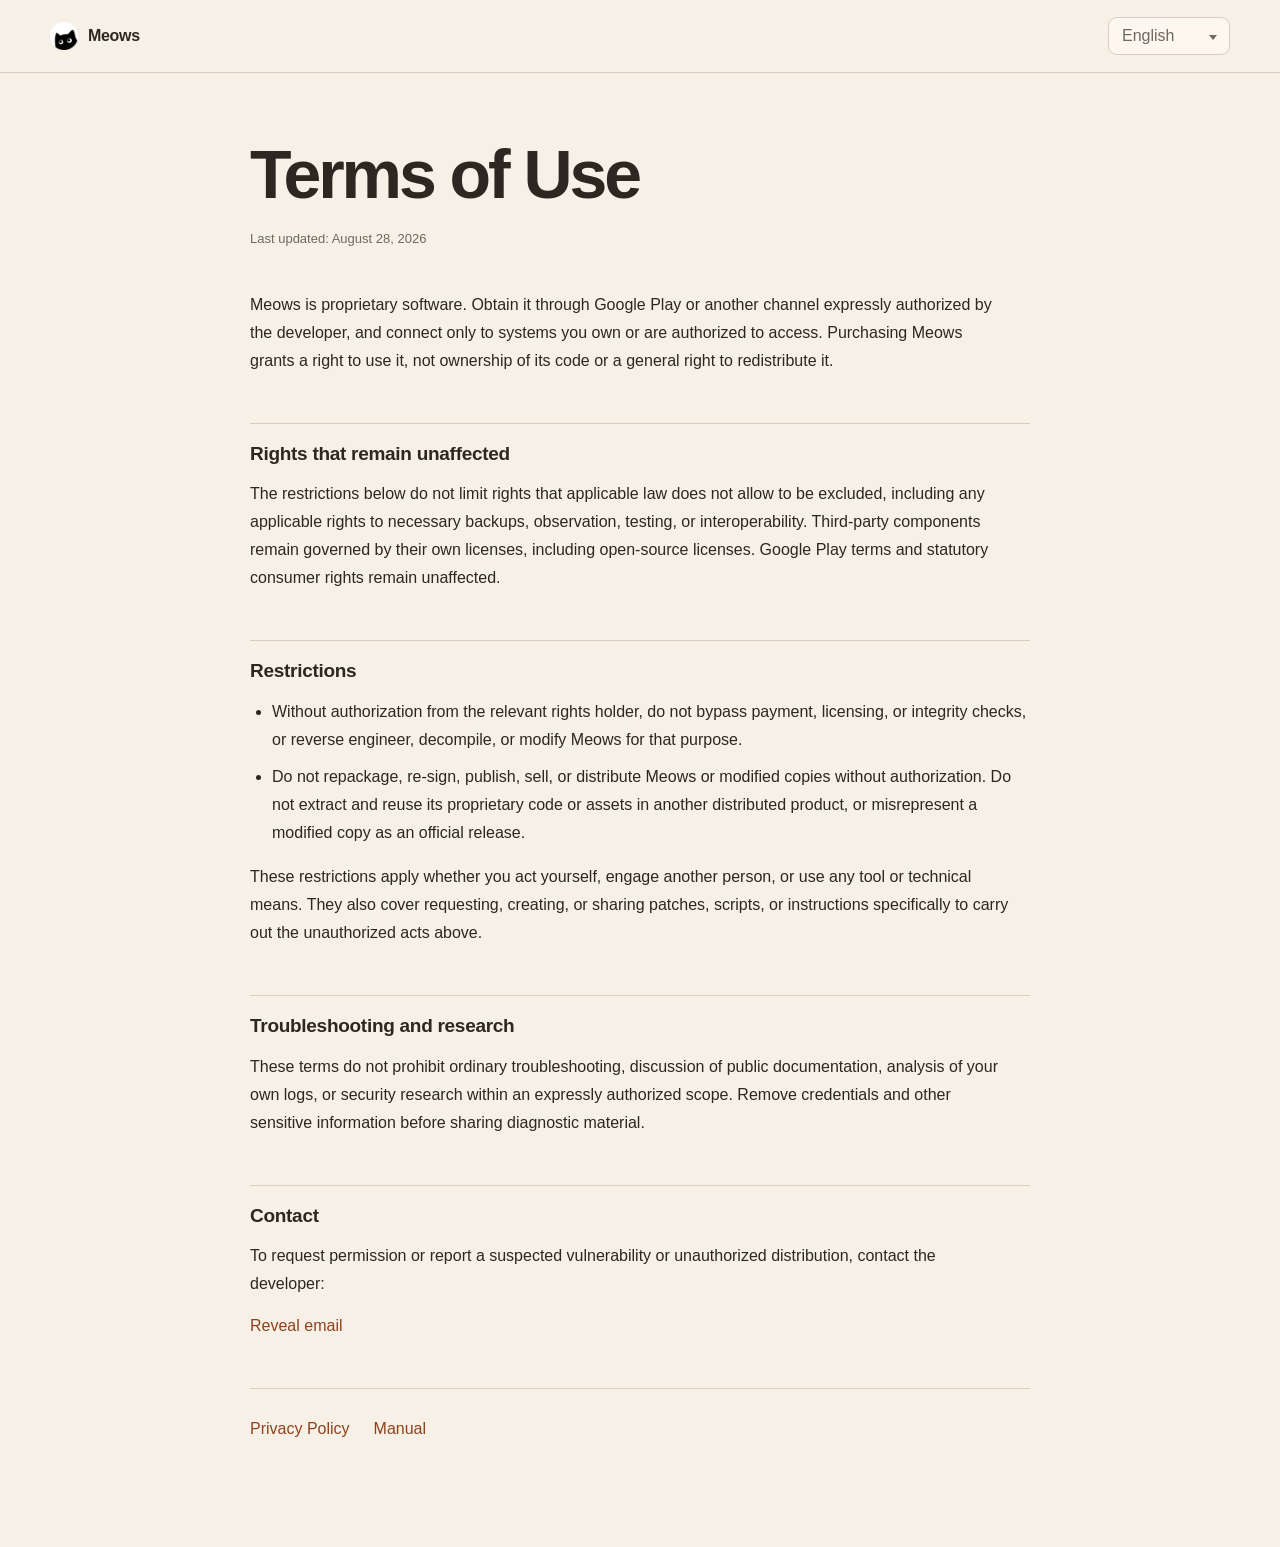
<file: terms/index.html>
<!DOCTYPE html>
<html lang="en">
<head>
<meta charset="UTF-8">
<meta name="viewport" content="width=device-width, initial-scale=1.0">
<meta name="referrer" content="strict-origin-when-cross-origin">
<meta http-equiv="Content-Security-Policy" content="default-src 'self'; img-src 'self' data:; script-src 'self'; style-src 'self'; connect-src 'none'; object-src 'none'; base-uri 'none'; form-action 'none'">
<title>Meows Terms of Use</title>
<meta name="description" content="Permitted use of Meows, restrictions on unauthorized modification and redistribution, and rights that remain unaffected.">
<link rel="icon" href="../favicon.png" type="image/png">
<link rel="apple-touch-icon" href="../favicon.png">
<link rel="stylesheet" href="../assets/site.css">
<link rel="canonical" href="https://app.kvitra.com/terms/">
<meta name="theme-color" media="(prefers-color-scheme: light)" content="#f6f0e7">
<meta name="theme-color" media="(prefers-color-scheme: dark)" content="#171411">
<link rel="stylesheet" href="../assets/legal.css">
<link rel="stylesheet" href="../assets/document.css">
</head>
<body>
<a class="skip-link" href="#main" data-i18n="skip">Skip to content</a>
<header class="legal-header">
  <div class="legal-header-inner">
    <a class="legal-brand" href="../" aria-label="Meows home" data-i18n-aria-label="brand_home"><img src="../favicon.png" width="28" height="28" alt=""><span data-i18n="back">Meows</span></a>
    <div class="language-switcher" data-language-switcher>
      <span class="sr-only" id="language-label" data-i18n="language_label">Language</span>
      <button class="language-trigger" type="button" data-language-trigger
              aria-haspopup="listbox" aria-expanded="false"
              aria-controls="language-menu" aria-label="Language: English">
        <span class="language-current-label" data-language-current-label>English</span>
        <span class="language-current-code" data-language-current-code aria-hidden="true">EN</span>
        <span class="language-chevron" aria-hidden="true"></span>
      </button>
      <div class="language-menu" id="language-menu" role="listbox"
           data-language-menu aria-labelledby="language-label" hidden>
        <button class="language-option" type="button" role="option" data-language-choice="auto" aria-selected="true">
          <span data-i18n="language_auto">Browser language</span><span class="language-option-code">AUTO</span>
        </button>
        <button class="language-option" type="button" role="option" data-language-choice="en" aria-selected="false">
          <span>English</span><span class="language-option-code">EN</span>
        </button>
        <button class="language-option" type="button" role="option" data-language-choice="zhCN" aria-selected="false">
          <span>简体中文</span><span class="language-option-code">简</span>
        </button>
        <button class="language-option" type="button" role="option" data-language-choice="zhTW" aria-selected="false">
          <span>繁體中文</span><span class="language-option-code">繁</span>
        </button>
        <button class="language-option" type="button" role="option" data-language-choice="ja" aria-selected="false">
          <span>日本語</span><span class="language-option-code">日</span>
        </button>
        <button class="language-option" type="button" role="option" data-language-choice="ko" aria-selected="false">
          <span>한국어</span><span class="language-option-code">한</span>
        </button>
      </div>
    </div>
  </div>
</header>
<main id="main" class="legal-content document-shell">
  <div class="document-intro">
  <h1 class="document-title" data-i18n="h1">Terms of Use</h1>
  <p class="updated" data-i18n="updated">Last updated: August 28, 2026</p>
  </div>
  <p data-i18n="scope">Meows is proprietary software. Obtain it through Google Play or another channel expressly authorized by the developer, and connect only to systems you own or are authorized to access. Purchasing Meows grants a right to use it, not ownership of its code or a general right to redistribute it.</p>

  <h2 data-i18n="rights_h">Rights that remain unaffected</h2>
  <p data-i18n="rights">The restrictions below do not limit rights that applicable law does not allow to be excluded, including any applicable rights to necessary backups, observation, testing, or interoperability. Third-party components remain governed by their own licenses, including open-source licenses. Google Play terms and statutory consumer rights remain unaffected.</p>

  <h2 data-i18n="restrictions_h">Restrictions</h2>
  <ul>
    <li data-i18n="bypass">Without authorization from the relevant rights holder, do not bypass payment, licensing, or integrity checks, or reverse engineer, decompile, or modify Meows for that purpose.</li>
    <li data-i18n="distribution">Do not repackage, re-sign, publish, sell, or distribute Meows or modified copies without authorization. Do not extract and reuse its proprietary code or assets in another distributed product, or misrepresent a modified copy as an official release.</li>
  </ul>
  <p data-i18n="methods">These restrictions apply whether you act yourself, engage another person, or use any tool or technical means. They also cover requesting, creating, or sharing patches, scripts, or instructions specifically to carry out the unauthorized acts above.</p>

  <h2 data-i18n="research_h">Troubleshooting and research</h2>
  <p data-i18n="legitimate">These terms do not prohibit ordinary troubleshooting, discussion of public documentation, analysis of your own logs, or security research within an expressly authorized scope. Remove credentials and other sensitive information before sharing diagnostic material.</p>

  <h2 data-i18n="contact_h">Contact</h2>
  <p data-i18n="contact">To request permission or report a suspected vulnerability or unauthorized distribution, contact the developer:</p>
  <p><a href="#" data-email="bWVAa3ZpdHJhLmNvbQ==" data-i18n="contact_reveal">Reveal email</a></p>
  <nav class="legal-links" aria-label="Related pages" data-i18n-aria-label="related_label">
    <a href="../privacy/" data-i18n="privacy_link">Privacy Policy</a>
    <a href="../docs/" data-i18n="manual_link">Manual</a>
  </nav>
</main>
<script src="../assets/language.js"></script>
<script src="../assets/i18n.js"></script>
<script src="../assets/contact.js"></script>
<script src="../assets/terms-i18n.js"></script>
</body>
</html>
</file>
<file: assets/home.css>
:root {
  color-scheme: light dark;
  --paper: #f6f0e7;
  --paper-deep: #eee3d5;
  --surface: #fffaf4;
  --ink: #2c2721;
  --muted: #71685e;
  --faint: #756b61;
  --line: #d9cdbf;
  --rust: #b85f2b;
  --rust-dark: #8d421c;
  --rust-soft: #efd8c5;
  --moss: #526548;
  --night: #201b17;
  --night-soft: #2d2722;
  --night-line: #463d35;
  --cream: #fff8ee;
  --cta-bg: #8d421c;
  --cta-text: #fff8ee;
  --cta-muted: #f1cfb7;
  --cta-kicker: #ffd0ad;
  --shadow: 0 22px 60px rgba(68, 45, 27, .14);
  --shell: 1180px;
}

@media (prefers-color-scheme: dark) {
  :root {
    --paper: #171411;
    --paper-deep: #211c18;
    --surface: #211d19;
    --ink: #f2e9df;
    --muted: #b9ad9f;
    --faint: #8f8377;
    --line: #3c342d;
    --rust: #e2945e;
    --rust-dark: #f1b181;
    --rust-soft: #3a281e;
    --moss: #a9bd99;
    --night: #0e0c0a;
    --night-soft: #17130f;
    --night-line: #312a24;
    --cream: #f8eee4;
    --shadow: 0 26px 70px rgba(0, 0, 0, .38);
  }
}

* {
  box-sizing: border-box;
}

html {
  scroll-behavior: smooth;
  scroll-padding-top: 88px;
}

body {
  margin: 0;
  background: var(--paper);
  color: var(--ink);
  font-family: ui-sans-serif, -apple-system, BlinkMacSystemFont, "Segoe UI", "Noto Sans", "Noto Sans CJK SC", "PingFang SC", "Microsoft YaHei", Arial, sans-serif;
  font-size: 16px;
  line-height: 1.7;
  -webkit-font-smoothing: antialiased;
  text-rendering: optimizeLegibility;
}

img,
svg {
  display: block;
  max-width: 100%;
}

button,
select,
a {
  font: inherit;
}

a {
  color: inherit;
}

.shell {
  width: min(calc(100% - 48px), var(--shell));
  margin-inline: auto;
}

.sr-only {
  position: absolute;
  width: 1px;
  height: 1px;
  padding: 0;
  margin: -1px;
  overflow: hidden;
  clip: rect(0, 0, 0, 0);
  white-space: nowrap;
  border: 0;
}

.skip-link {
  position: fixed;
  inset: 10px auto auto 10px;
  z-index: 100;
  padding: 8px 12px;
  color: var(--cream);
  background: var(--night);
  border-radius: 8px;
  transform: translateY(-180%);
  transition: transform .2s ease;
}

.skip-link:focus {
  transform: translateY(0);
}

.site-header {
  position: sticky;
  top: 0;
  z-index: 50;
  border-bottom: 1px solid var(--line);
  background: var(--paper);
}

.header-inner {
  min-height: 72px;
  display: flex;
  align-items: center;
  gap: 28px;
}

.brand,
.footer-brand {
  display: inline-flex;
  align-items: center;
  gap: 10px;
  text-decoration: none;
  font-weight: 760;
  letter-spacing: -.02em;
}

.brand img {
  width: 28px;
  height: 28px;
}

.nav {
  display: flex;
  gap: 24px;
  margin-left: auto;
}

.nav a,
.footer-links a {
  color: var(--muted);
  text-decoration: none;
  font-size: .92rem;
}

.nav a:hover,
.footer-links a:hover {
  color: var(--ink);
}

.header-tools {
  display: flex;
  align-items: center;
  gap: 12px;
}

.language-switcher {
  position: relative;
}

.language-trigger {
  min-width: 122px;
  height: 38px;
  display: inline-flex;
  align-items: center;
  justify-content: space-between;
  gap: 12px;
  padding: 0 12px 0 13px;
  border: 1px solid var(--line);
  border-radius: 9px;
  color: var(--muted);
  background: color-mix(in srgb, var(--surface) 76%, transparent);
  cursor: pointer;
  transition: border-color .16s ease, background-color .16s ease, color .16s ease;
}

.language-trigger:hover,
.language-trigger[aria-expanded="true"] {
  border-color: color-mix(in srgb, var(--rust) 58%, var(--line));
  color: var(--ink);
  background: var(--surface);
}

.language-current-code {
  display: none;
  min-width: 1.5em;
  text-align: center;
  font-weight: 740;
}

.language-chevron {
  width: 0;
  height: 0;
  border-left: 4px solid transparent;
  border-right: 4px solid transparent;
  border-top: 5px solid currentColor;
  transform: translateY(1px);
  transition: transform .16s ease;
}

.language-trigger[aria-expanded="true"] .language-chevron {
  transform: translateY(-1px) rotate(180deg);
}

.language-menu {
  position: absolute;
  top: calc(100% + 9px);
  right: 0;
  z-index: 80;
  width: 218px;
  padding: 6px;
  border: 1px solid var(--line);
  border-radius: 12px;
  background: var(--surface);
  box-shadow: 0 18px 42px rgba(68, 45, 27, .18);
}

@media (prefers-color-scheme: dark) {
  .language-menu {
    box-shadow: 0 20px 48px rgba(0, 0, 0, .46);
  }
}

.language-menu[hidden] {
  display: none;
}

.language-option {
  width: 100%;
  min-height: 42px;
  display: grid;
  grid-template-columns: 1fr auto 12px;
  align-items: center;
  gap: 12px;
  padding: 0 10px 0 11px;
  border: 0;
  border-radius: 8px;
  color: var(--ink);
  background: transparent;
  text-align: left;
  cursor: pointer;
}

.language-option:hover,
.language-option:focus-visible {
  background: color-mix(in srgb, var(--rust-soft) 62%, transparent);
}

.language-option[aria-selected="true"] {
  color: var(--rust-dark);
  background: color-mix(in srgb, var(--rust-soft) 76%, transparent);
  font-weight: 710;
}

.language-option-code {
  color: var(--faint);
  font-size: .72rem;
  font-weight: 720;
  letter-spacing: .04em;
}

.language-option::after {
  content: "";
  width: 8px;
  height: 4px;
  border-left: 1.7px solid currentColor;
  border-bottom: 1.7px solid currentColor;
  opacity: 0;
  transform: translateY(-1px) rotate(-45deg);
}

.language-option[aria-selected="true"]::after {
  opacity: 1;
}

.header-cta {
  min-height: 38px;
  display: inline-flex;
  align-items: center;
  padding: 0 15px;
  color: var(--cream);
  background: var(--night);
  border: 1px solid var(--night);
  border-radius: 9px;
  text-decoration: none;
  font-size: .9rem;
  font-weight: 700;
}

.header-cta:hover {
  transform: translateY(-1px);
}

.hero {
  min-height: calc(100vh - 72px);
  display: grid;
  grid-template-columns: minmax(0, 1.05fr) minmax(360px, .95fr);
  align-items: center;
  gap: clamp(48px, 7vw, 100px);
  padding-block: clamp(68px, 9vw, 128px) 92px;
}

.hero-copy {
  max-width: 700px;
}

.kicker,
.feature-label {
  margin: 0 0 18px;
  color: var(--rust-dark);
  font-size: .76rem;
  font-weight: 800;
  letter-spacing: .14em;
  text-transform: uppercase;
}

.hero h1,
.story h2,
.section-intro h2,
.privacy-panel h2,
.maker h2,
.faq h2,
.final-cta h2 {
  margin: 0;
  font-family: inherit;
  font-weight: 790;
  letter-spacing: -.035em;
  line-height: 1.06;
}

.hero h1 {
  max-width: 12.5ch;
  font-size: clamp(3.25rem, 5.6vw, 5.4rem);
  text-wrap: balance;
}


html:lang(zh-Hans) .hero h1,
html:lang(zh-Hant) .hero h1,
html:lang(ja) .hero h1,
html:lang(ko) .hero h1 {
  max-width: 10em;
  font-size: clamp(2.75rem, 4.5vw, 4.25rem);
  line-height: 1.15;
  word-break: auto-phrase;
  text-wrap: balance;
}

.hero-lead {
  max-width: 620px;
  margin: 28px 0 0;
  color: var(--muted);
  font-size: clamp(1.08rem, 1.7vw, 1.3rem);
  line-height: 1.65;
}

.hero-actions {
  display: flex;
  align-items: center;
  flex-wrap: wrap;
  gap: 22px;
  margin-top: 34px;
}

.play-badge {
  display: inline-flex;
  align-items: center;
  border-radius: 10px;
  text-decoration: none;
  transition: transform .18s ease, opacity .18s ease;
}

.play-badge:hover {
  transform: translateY(-2px);
  opacity: .92;
}

.play-badge img {
  width: auto;
  height: 56px;
  max-width: min(239px, 100%);
}

.purchase-note {
  display: grid;
  gap: 1px;
  margin: 0;
  color: var(--muted);
  font-size: .9rem;
  line-height: 1.45;
}

.purchase-note strong {
  color: var(--ink);
  font-size: 1rem;
}

.hero-facts {
  display: grid;
  grid-template-columns: .78fr 1.15fr 1.45fr;
  margin: 46px 0 0;
  border-top: 1px solid var(--line);
  border-bottom: 1px solid var(--line);
}

.hero-facts div {
  padding: 15px 18px 15px 0;
}

.hero-facts div + div {
  padding-left: 18px;
  border-left: 1px solid var(--line);
}

.hero-facts dt {
  margin-bottom: 3px;
  color: var(--faint);
  font-size: .7rem;
  font-weight: 760;
  letter-spacing: .08em;
  text-transform: uppercase;
}

.hero-facts dd {
  margin: 0;
  color: var(--ink);
  font-size: .83rem;
  line-height: 1.45;
}

.hero-visual {
  position: relative;
  min-height: 640px;
  display: grid;
  place-items: center;
}

.hero-visual::before {
  content: "";
  position: absolute;
  width: 72%;
  height: 76%;
  border: 1px solid var(--line);
  border-radius: 2px;
  background: var(--paper-deep);
  transform: translate(9%, -1%);
}

.phone-shot {
  margin: 0;
}

.phone-shot img {
  width: 100%;
  height: auto;
  filter: drop-shadow(0 20px 34px rgba(36, 25, 17, .19));
}

.phone-shot figcaption {
  max-width: 34rem;
  margin-top: 14px;
  color: var(--faint);
  font-size: .78rem;
  line-height: 1.5;
}

.hero-phone {
  position: relative;
  z-index: 2;
  width: min(100%, 430px);
}

.hero-phone figcaption {
  text-align: center;
}

.server-note {
  position: absolute;
  z-index: 3;
  left: -34px;
  bottom: 82px;
  width: 208px;
  padding: 16px 18px;
  color: #d8d1ca;
  background: #211c18;
  border: 1px solid #4c4037;
  border-radius: 7px;
  box-shadow: 0 14px 34px rgba(0, 0, 0, .24);
  transform: rotate(-1.5deg);
}

.server-note span {
  display: block;
  margin-bottom: 9px;
  color: #e6a577;
  font-size: .68rem;
  font-weight: 800;
  letter-spacing: .14em;
  text-transform: uppercase;
}

.server-note code {
  display: block;
  color: inherit;
  font-family: ui-monospace, SFMono-Regular, Menlo, Consolas, monospace;
  font-size: .72rem;
  line-height: 1.75;
}

.ruled {
  border-top: 1px solid var(--line);
}

.story {
  display: grid;
  grid-template-columns: 1.08fr .92fr;
  gap: clamp(54px, 8vw, 120px);
  padding-block: 96px;
}

.section-number {
  margin: 0 0 24px;
  color: var(--rust-dark);
  font-family: ui-monospace, SFMono-Regular, Menlo, Consolas, monospace;
  font-size: .8rem;
  font-weight: 800;
  letter-spacing: .12em;
}

.section-number::after {
  content: "";
  display: inline-block;
  width: 42px;
  height: 1px;
  margin-left: 12px;
  vertical-align: middle;
  background: currentColor;
  opacity: .55;
}

.story h2,
.section-intro h2,
.maker h2,
.faq h2 {
  font-size: clamp(2.35rem, 4.5vw, 4.35rem);
}

.story-copy > p:not(.section-number),
.maker-copy > p:not(.section-number):not(.signature) {
  max-width: 650px;
  color: var(--muted);
}

.story-copy blockquote {
  margin: 36px 0 0;
  max-width: 580px;
  padding: 0;
  color: var(--ink);
  font-family: inherit;
  font-size: 1.18rem;
  font-style: normal;
  font-weight: 650;
  line-height: 1.5;
}

.connection-ledger {
  margin: 0;
}

.connection-ledger div {
  display: grid;
  grid-template-columns: 122px 1fr;
  gap: 20px;
  padding: 18px 0;
  border-top: 1px solid var(--line);
}

.connection-ledger div:last-child {
  border-bottom: 1px solid var(--line);
}

.connection-ledger dt {
  color: var(--faint);
  font-size: .78rem;
  font-weight: 720;
}

.connection-ledger dd {
  margin: 0;
  color: var(--ink);
  font-size: .93rem;
}

.connection-ledger code {
  color: inherit;
  font-family: ui-monospace, SFMono-Regular, Menlo, Consolas, monospace;
  font-size: .88rem;
}

.work {
  padding-block: 18px 104px;
}

.section-intro {
  max-width: 780px;
  padding: 72px 0 58px;
}

.section-intro > p:last-child {
  max-width: 660px;
  margin: 22px 0 0;
  color: var(--muted);
  font-size: 1.08rem;
}

.feature-row {
  display: grid;
  grid-template-columns: minmax(0, 1fr) minmax(340px, .84fr);
  align-items: center;
  gap: clamp(56px, 9vw, 130px);
  padding-block: 94px;
  border-top: 1px solid var(--line);
}

.feature-more {
  grid-template-columns: minmax(360px, .9fr) minmax(0, 1fr);
}

.feature-lens .lens-stack {
  grid-column: 1;
  grid-row: 1;
}

.feature-lens .feature-copy {
  grid-column: 2;
  grid-row: 1;
}

.feature-copy h3 {
  max-width: 760px;
  margin: 0;
  font-family: inherit;
  font-size: clamp(2.1rem, 4vw, 3.65rem);
  font-weight: 780;
  letter-spacing: -.03em;
  line-height: 1.12;
}

.feature-copy > p:not(.feature-label) {
  max-width: 680px;
  margin: 24px 0 0;
  color: var(--muted);
  font-size: 1.04rem;
}

.plain-list {
  margin: 30px 0 0;
  padding: 0;
  list-style: none;
}

.plain-list li {
  position: relative;
  padding: 11px 0 11px 26px;
  border-bottom: 1px dashed color-mix(in srgb, var(--line) 82%, transparent);
  color: var(--ink);
}

.plain-list li::before {
  content: "↳";
  position: absolute;
  left: 0;
  color: var(--rust-dark);
  font-family: ui-monospace, SFMono-Regular, Menlo, Consolas, monospace;
}

.tilted-right {
  width: min(100%, 410px);
  justify-self: center;
  transform: rotate(1deg);
}

.tilted-left {
  width: min(100%, 405px);
  transform: rotate(-1deg);
}

.lens-stack {
  position: relative;
  min-height: 660px;
}

.lens-stack .phone-shot {
  position: absolute;
  width: min(64%, 330px);
}

.phone-back {
  left: 0;
  top: 0;
  transform: rotate(-2deg);
  opacity: .88;
}

.phone-front {
  right: 0;
  bottom: 0;
  z-index: 2;
  transform: rotate(1.5deg);
}

.command-strip {
  display: flex;
  flex-wrap: wrap;
  gap: 9px;
  margin-top: 30px;
}

.command-strip code {
  padding: 7px 10px;
  color: var(--moss);
  background: color-mix(in srgb, var(--surface) 80%, transparent);
  border: 1px solid var(--line);
  border-radius: 7px;
  font-family: ui-monospace, SFMono-Regular, Menlo, Consolas, monospace;
  font-size: .78rem;
}

.tool-index {
  align-self: stretch;
  display: flex;
  flex-direction: column;
  justify-content: center;
  padding: clamp(34px, 5vw, 58px);
  color: #e8e1d9;
  background: var(--night);
  border-radius: 12px;
  box-shadow: var(--shadow);
}

.tool-index > p {
  margin: 0 0 26px;
  color: #e8a477;
  font-size: .78rem;
  font-weight: 800;
  letter-spacing: .12em;
  text-transform: uppercase;
}

.tool-columns {
  display: grid;
  grid-template-columns: 1fr 1fr;
  gap: 24px;
}

.tool-columns ul {
  margin: 0;
  padding: 0;
  list-style: none;
}

.tool-columns li {
  padding: 10px 0;
  border-bottom: 1px solid var(--night-line);
  color: #c8bdb2;
  font-size: .92rem;
}

.privacy-panel {
  color: #efe7df;
  background: var(--night);
}

.privacy-grid {
  display: grid;
  grid-template-columns: .92fr 1.08fr;
  gap: clamp(54px, 9vw, 130px);
  padding-block: 94px;
}

.section-number.light {
  color: #e8a477;
}

.privacy-panel h2 {
  max-width: 720px;
  font-size: clamp(2.45rem, 4.6vw, 4.5rem);
}

.privacy-lead {
  max-width: 650px;
  margin: 28px 0 0;
  color: #c0b5aa;
  font-size: 1.02rem;
}

.text-link {
  display: inline-block;
  margin-top: 28px;
  color: #e9a77a;
  text-decoration: none;
  font-weight: 700;
}

.text-link:hover {
  text-decoration: underline;
}

.privacy-ledger {
  margin: 0;
}

.privacy-ledger div {
  display: grid;
  grid-template-columns: minmax(150px, .45fr) 1fr;
  gap: 24px;
  padding: 26px 0;
  border-bottom: 1px solid var(--night-line);
}

.privacy-ledger div:first-child {
  border-top: 1px solid var(--night-line);
}

.privacy-ledger dt {
  color: #e9a77a;
  font-weight: 750;
}

.privacy-ledger dd {
  margin: 0;
  color: #bdb2a7;
}

.maker {
  display: grid;
  grid-template-columns: minmax(330px, .78fr) minmax(0, 1.12fr);
  align-items: center;
  gap: clamp(60px, 10vw, 150px);
  padding-block: 100px;
}

.maker-image {
  display: grid;
  place-items: center;
}

.signature {
  margin-top: 34px;
  font-family: inherit;
  font-size: 1.02rem;
  font-weight: 650;
}

.signature span {
  color: var(--rust-dark);
}

.faq {
  padding-block: 16px 100px;
}

.section-intro.compact {
  padding-bottom: 48px;
}

.faq-list {
  max-width: 880px;
}

.faq-list details {
  border-top: 1px solid var(--line);
}

.faq-list details:last-child {
  border-bottom: 1px solid var(--line);
}

.faq-list summary {
  position: relative;
  padding: 23px 54px 23px 0;
  cursor: pointer;
  list-style: none;
  font-weight: 720;
  font-size: 1.05rem;
}

.faq-list summary::-webkit-details-marker {
  display: none;
}

.faq-list summary::after {
  content: "+";
  position: absolute;
  right: 4px;
  top: 50%;
  color: var(--rust-dark);
  font-family: ui-monospace, SFMono-Regular, Menlo, Consolas, monospace;
  font-size: 1.45rem;
  transform: translateY(-50%);
}

.faq-list details[open] summary::after {
  content: "−";
}

.faq-list details p {
  max-width: 720px;
  margin: -4px 0 25px;
  color: var(--muted);
}

.final-cta {
  display: grid;
  grid-template-columns: minmax(0, 1fr) auto;
  align-items: center;
  gap: 48px;
  margin-bottom: 100px;
  padding: clamp(38px, 6vw, 64px);
  color: var(--cta-text);
  background: var(--cta-bg);
  border-radius: 12px;
  box-shadow: var(--shadow);
}

.final-cta .kicker {
  color: var(--cta-kicker);
  margin-bottom: 12px;
}

.final-cta h2 {
  max-width: 820px;
  font-size: clamp(2.1rem, 4vw, 3.8rem);
}

.final-cta p:last-child {
  margin-bottom: 0;
  color: var(--cta-muted);
}

.final-play-badge { justify-self: end; }


footer {
  border-top: 1px solid var(--line);
}

.footer-inner {
  min-height: 110px;
  display: grid;
  grid-template-columns: auto 1fr auto;
  align-items: center;
  gap: 28px;
}

.footer-brand img {
  width: 28px;
  height: 28px;
}

.footer-inner > p {
  margin: 0;
  color: var(--muted);
  font-size: .86rem;
}

.footer-links {
  display: flex;
  flex-wrap: wrap;
  gap: 18px;
}

:focus-visible {
  outline: 3px solid var(--rust);
  outline-offset: 4px;
}

@media (max-width: 1020px) {
  .nav {
    display: none;
  }

  .header-tools {
    margin-left: auto;
  }

  .hero {
    grid-template-columns: 1fr .78fr;
    gap: 40px;
  }

  .server-note {
    left: -20px;
    width: 184px;
  }

  .feature-row {
    grid-template-columns: 1fr 1fr;
    gap: 54px;
  }
}

@media (max-width: 820px) {
  .shell {
    width: min(calc(100% - 34px), var(--shell));
  }

  .site-header {
    position: relative;
  }

  .header-inner {
    min-height: 64px;
  }

  .header-cta {
    display: none;
  }

  .hero {
    min-height: auto;
    grid-template-columns: 1fr;
    padding-top: 58px;
  }

  .hero-copy {
    max-width: none;
  }

  .hero h1 {
    max-width: 12ch;
  }

  .hero-visual {
    min-height: auto;
    padding-top: 20px;
  }

  .hero-phone {
    width: min(82vw, 440px);
  }

  .server-note {
    left: 2%;
    bottom: 7%;
  }

  .story,
  .privacy-grid,
  .maker {
    grid-template-columns: 1fr;
    gap: 62px;
  }

  .feature-row {
    grid-template-columns: 1fr;
    gap: 64px;
  }

  .feature-lens .lens-stack {
    grid-column: 1;
    grid-row: 2;
  }

  .feature-lens .feature-copy {
    grid-column: 1;
    grid-row: 1;
  }

  .tilted-right,
  .tilted-left {
    width: min(75vw, 420px);
    justify-self: center;
  }

  .lens-stack {
    width: min(100%, 620px);
    min-height: 650px;
    justify-self: center;
  }

  .privacy-ledger div {
    grid-template-columns: 1fr;
    gap: 6px;
  }

  .connection-ledger div {
    grid-template-columns: 1fr;
    gap: 5px;
  }

  .final-cta {
    grid-template-columns: 1fr;
  }

  .final-play-badge {
    justify-self: start;
  }

  .footer-inner {
    grid-template-columns: 1fr;
    gap: 12px;
    padding-block: 28px;
  }
}

@media (max-width: 560px) {
  body {
    font-size: 15.5px;
  }

  .language-trigger {
    min-width: 56px;
    padding-inline: 11px;
    gap: 9px;
  }

  .language-current-label {
    display: none;
  }

  .language-current-code {
    display: inline;
  }

  .language-menu {
    width: min(218px, calc(100vw - 34px));
  }

  .hero {
    padding-top: 44px;
    padding-bottom: 72px;
  }

  .hero h1 {
    font-size: clamp(2.75rem, 13vw, 3.25rem);
  }

  html:lang(zh-Hans) .hero h1,
  html:lang(zh-Hant) .hero h1,
  html:lang(ja) .hero h1,
  html:lang(ko) .hero h1 {
    font-size: clamp(2.25rem, 10vw, 3rem);
  }

  .hero-actions {
    align-items: flex-start;
    flex-direction: column;
  }

  .hero-facts {
    grid-template-columns: 1fr;
  }

  .hero-facts div,
  .hero-facts div + div {
    padding: 12px 0;
    border-left: 0;
  }

  .hero-facts div + div {
    border-top: 1px solid var(--line);
  }

  .server-note {
    width: 166px;
    padding: 13px 14px;
  }

  .story,
  .maker,
  .privacy-grid {
    padding-block: 72px;
  }

  .section-intro {
    padding: 64px 0 42px;
  }

  .feature-row {
    padding-block: 70px;
  }

  .feature-copy h3 {
    font-size: clamp(2rem, 10vw, 3rem);
  }

  .lens-stack {
    min-height: 500px;
  }

  .lens-stack .phone-shot {
    width: 66%;
  }

  .tool-columns {
    grid-template-columns: 1fr;
    gap: 0;
  }

  .final-cta {
    margin-bottom: 70px;
    border-radius: 10px;
  }

  .play-badge {
    max-width: 239px;
  }

  .final-play-badge {
    justify-self: start;
  }
}

@media (prefers-reduced-motion: reduce) {
  html {
    scroll-behavior: auto;
  }

  *,
  *::before,
  *::after {
    transition-duration: .01ms !important;
    animation-duration: .01ms !important;
    animation-iteration-count: 1 !important;
  }
}
</file>
<file: assets/docs.css>
.docs-page {
  min-height: 100vh;
  background: var(--paper);
}

.docs-brand {
  min-width: 100px;
}

.docs-shell {
  display: grid;
  grid-template-columns: 220px minmax(0, 780px);
  justify-content: center;
  gap: clamp(48px, 7vw, 96px);
  padding-bottom: 120px;
}

.docs-sidebar {
  position: sticky;
  top: 104px;
  align-self: start;
  max-height: calc(100vh - 128px);
  overflow-y: auto;
  padding: 4px 14px 20px 0;
  scrollbar-width: thin;
}

.docs-sidebar-title {
  margin: 0 0 14px;
  color: var(--ink);
  font-size: .78rem;
  font-weight: 780;
  letter-spacing: .12em;
  text-transform: uppercase;
}

.docs-sidebar nav {
  display: grid;
  gap: 2px;
  border-left: 1px solid var(--line);
}

.docs-sidebar a {
  margin-left: -1px;
  padding: 7px 0 7px 15px;
  border-left: 2px solid transparent;
  color: var(--muted);
  text-decoration: none;
  font-size: .89rem;
  line-height: 1.35;
}

.docs-sidebar a:hover,
.docs-sidebar a:focus-visible {
  border-left-color: var(--rust);
  color: var(--ink);
}

.docs-content {
  min-width: 0;
}

.docs-lead {
  max-width: 710px;
  color: var(--muted);
  font-size: 1.14rem;
  line-height: 1.75;
}

.docs-version {
  color: var(--faint);
  font-size: .86rem;
}

.docs-mobile-toc {
  display: none;
}

.docs-section {
  scroll-margin-top: 96px;
  padding: 62px 0 30px;
  border-top: 1px solid var(--line);
}

.docs-section-number {
  display: grid;
  grid-template-columns: auto 56px;
  align-items: center;
  gap: 10px;
  width: max-content;
  margin: 0 0 10px;
  color: var(--rust-dark);
  font-family: ui-monospace, SFMono-Regular, Menlo, Consolas, monospace;
  font-size: .76rem;
  font-weight: 760;
  letter-spacing: .12em;
}

.docs-section-number::after {
  content: "";
  height: 1px;
  background: color-mix(in srgb, var(--rust) 72%, var(--line));
}

.docs-section h2 {
  max-width: 720px;
  margin: 0 0 22px;
  font-size: clamp(1.9rem, 3.6vw, 3rem);
  line-height: 1.08;
  letter-spacing: -.034em;
}

.docs-section h3 {
  margin: 36px 0 12px;
  font-size: 1.18rem;
  line-height: 1.35;
  letter-spacing: -.015em;
}

.docs-section p {
  max-width: 740px;
  margin: 0 0 18px;
}

.docs-section ul,
.docs-section ol {
  max-width: 740px;
  margin: 0 0 24px;
  padding-left: 23px;
}

.docs-section li {
  margin: 0 0 10px;
}

.steps {
  list-style: none;
  counter-reset: docs-steps;
  padding-left: 0 !important;
}

.steps li {
  counter-increment: docs-steps;
  display: grid;
  grid-template-columns: 40px minmax(0, 1fr);
  gap: 12px;
  align-items: start;
  margin: 0;
  padding: 13px 0 12px;
  border-top: 1px solid var(--line);
}

.steps li::before {
  content: counter(docs-steps, decimal-leading-zero);
  padding-top: 1px;
  color: var(--faint);
  font-family: ui-monospace, SFMono-Regular, Menlo, Consolas, monospace;
  font-size: .76rem;
  font-weight: 760;
  letter-spacing: .08em;
}

.docs-requirements {
  max-width: 760px;
  margin: 30px 0;
  border-top: 2px solid var(--ink);
  border-bottom: 1px solid var(--line);
}

.docs-requirements h3 {
  margin: 0;
  padding: 14px 0 13px;
  border-bottom: 1px solid var(--line);
}

.docs-requirements ul {
  display: grid;
  grid-template-columns: repeat(2, minmax(0, 1fr));
  max-width: none;
  margin: 0;
  padding: 0;
  list-style: none;
  counter-reset: docs-requirements;
}

.docs-requirements li {
  counter-increment: docs-requirements;
  display: grid;
  grid-template-columns: 36px minmax(0, 1fr);
  gap: 10px;
  margin: 0;
  padding: 17px 22px 17px 0;
  border-bottom: 1px solid var(--line);
}

.docs-requirements li:nth-child(odd) {
  border-right: 1px solid var(--line);
}

.docs-requirements li:nth-child(even) {
  padding-left: 22px;
}

.docs-requirements li:nth-last-child(-n + 2) {
  border-bottom: 0;
}

.docs-requirements li::before {
  content: "R" counter(docs-requirements, decimal-leading-zero);
  color: var(--faint);
  font-family: ui-monospace, SFMono-Regular, Menlo, Consolas, monospace;
  font-size: .72rem;
  font-weight: 760;
  letter-spacing: .04em;
}

.docs-note {
  display: grid;
  grid-template-columns: 18px minmax(0, 1fr);
  gap: 6px;
  padding-left: 0;
  color: var(--muted);
  font-size: .93rem;
}

.docs-note::before {
  content: "—";
  color: var(--rust-dark);
}

.table-wrap {
  max-width: 780px;
  margin: 20px 0 24px;
  overflow-x: auto;
  border-top: 2px solid var(--ink);
  border-bottom: 1px solid var(--line);
}

.table-wrap table {
  width: 100%;
  border-collapse: collapse;
  font-size: .91rem;
  line-height: 1.55;
}

.table-wrap th,
.table-wrap td {
  padding: 14px 16px;
  border-bottom: 1px solid var(--line);
  text-align: left;
  vertical-align: top;
}

.table-wrap thead th {
  color: var(--muted);
  background: color-mix(in srgb, var(--paper-deep) 62%, transparent);
  font-size: .76rem;
  font-weight: 760;
  letter-spacing: .06em;
  text-transform: uppercase;
}

.table-wrap tbody th {
  width: 29%;
  min-width: 150px;
  color: var(--ink);
  font-weight: 710;
}

.table-wrap tr:last-child th,
.table-wrap tr:last-child td {
  border-bottom: 0;
}

.connection-diagrams {
  display: grid;
  grid-template-columns: repeat(2, minmax(0, 1fr));
  gap: 0;
  max-width: 760px;
  margin: 26px 0;
  border-top: 2px solid var(--ink);
  border-bottom: 1px solid var(--line);
}

.connection-diagrams div {
  display: grid;
  gap: 10px;
  padding: 17px 22px 18px 0;
}

.connection-diagrams div + div {
  padding-left: 22px;
  border-left: 1px solid var(--line);
}

.connection-diagrams span {
  color: var(--muted);
  font-size: .76rem;
  font-weight: 760;
  letter-spacing: .08em;
  text-transform: uppercase;
}

.connection-diagrams code {
  overflow-wrap: anywhere;
  color: var(--ink);
  font-family: ui-monospace, SFMono-Regular, Menlo, Consolas, monospace;
  font-size: .86rem;
}

.trouble-list {
  max-width: 760px;
  margin: 20px 0 32px;
  border-top: 1px solid var(--line);
}

.trouble-list details {
  border-bottom: 1px solid var(--line);
}

.trouble-list summary {
  padding: 19px 34px 19px 0;
  cursor: pointer;
  color: var(--ink);
  font-weight: 690;
}

.trouble-list details[open] summary {
  color: var(--rust-dark);
}

.trouble-list p {
  padding: 0 20px 18px 0;
  color: var(--muted);
}

.docs-end-links {
  display: flex;
  flex-wrap: wrap;
  gap: 12px;
  margin-top: 50px;
  padding-top: 28px;
  border-top: 1px solid var(--line);
}

.docs-end-links a {
  padding: 4px 0;
  border-bottom: 1px solid transparent;
  color: var(--muted);
  text-decoration: none;
  font-size: .88rem;
}

.docs-end-links a:hover {
  border-bottom-color: var(--rust);
  color: var(--ink);
}

@media (min-width: 1021px) {
  .docs-shell { --document-width: var(--shell); }
}

@media (max-width: 1020px) {
  .docs-shell {
    grid-template-columns: minmax(0, 780px);
    gap: 0;
  }

  .docs-sidebar {
    display: none;
  }

  .docs-mobile-toc {
    display: block;
    margin: 0 0 40px;
    border-top: 2px solid var(--ink);
    border-bottom: 1px solid var(--line);
  }

  .docs-mobile-toc summary {
    padding: 14px 17px;
    cursor: pointer;
    font-weight: 720;
  }

  .docs-mobile-toc nav {
    display: grid;
    grid-template-columns: repeat(2, minmax(0, 1fr));
    gap: 2px 18px;
    padding: 0 17px 16px;
  }

  .docs-mobile-toc a {
    padding: 6px 0;
    color: var(--muted);
    text-decoration: none;
    font-size: .9rem;
  }
}

@media (max-width: 820px) {
  .docs-page .site-header {
    position: sticky;
  }

  .docs-shell {
    padding-bottom: 88px;
  }

  .docs-section {
    scroll-margin-top: 82px;
  }
}

@media (max-width: 560px) {
  .docs-lead {
    font-size: 1.04rem;
  }

  .docs-mobile-toc nav {
    grid-template-columns: 1fr;
  }

  .docs-section {
    padding-top: 48px;
  }

  .docs-section h2 {
    font-size: clamp(1.95rem, 9vw, 2.75rem);
  }

  .docs-requirements ul {
    grid-template-columns: 1fr;
  }

  .docs-requirements li,
  .docs-requirements li:nth-child(even) {
    padding: 16px 0;
    border-right: 0;
    border-bottom: 1px solid var(--line);
  }

  .docs-requirements li:last-child {
    border-bottom: 0;
  }

  .connection-diagrams {
    grid-template-columns: 1fr;
  }

  .connection-diagrams div,
  .connection-diagrams div + div {
    padding: 16px 0 17px;
    border-left: 0;
  }

  .connection-diagrams div + div {
    border-top: 1px solid var(--line);
  }

  .table-wrap th,
  .table-wrap td {
    padding: 12px 13px;
  }

  .docs-end-links {
    display: grid;
  }
}
</file>
<file: assets/document.css>
/* 三类文档共享标题与单列阅读宽度；使用说明在宽屏自行保留目录列 */
.document-shell {
  width: min(var(--document-width, 780px), calc(100% - 48px));
  margin-inline: auto;
  padding-top: clamp(46px, 5vw, 64px);
}

.document-intro {
  display: grid;
  gap: 16px;
  margin-bottom: 40px;
}

.document-intro > * {
  margin: 0;
}

.document-title {
  max-width: 760px;
  font-size: clamp(2.375rem, 7vw, 4.25rem);
  font-weight: 700;
  line-height: 1.1;
  letter-spacing: -.045em;
  text-wrap: balance;
}

@media (max-width: 820px) {
  .document-shell {
    width: min(var(--document-width, 780px), calc(100% - 34px));
  }
}
</file>
<file: assets/site.css>
/* Meows 站点共享基础：暖色主题（随系统自动暗/亮，无按钮）、字体、链接 */
:root {
  --bg: #f6f0e7; --surface: #fffaf4; --surface-2: #eee3d5;
  --text: #2c2721; --muted: #71685e; --border: #d9cdbf;
  --primary: #8d421c; --primary-weak: #efd8c5; --on-primary: #fff8ee;
  --shadow: 0 18px 42px rgba(68,45,27,.18);
  --radius: 20px;
  --shell: 1180px;
}
@media (prefers-color-scheme: dark) {
  :root {
    --bg: #171411; --surface: #211d19; --surface-2: #211c18;
    --text: #f2e9df; --muted: #b9ad9f; --border: #3c342d;
    --primary: #f1b181; --primary-weak: #3a281e; --on-primary: #20150c;
    --shadow: 0 20px 48px rgba(0,0,0,.46);
  }
}
* { margin: 0; padding: 0; box-sizing: border-box; }
html { scroll-behavior: smooth; }
body {
  font-family: ui-sans-serif, -apple-system, BlinkMacSystemFont, "Segoe UI", "Noto Sans",
    "Noto Sans CJK SC", "PingFang SC", "Microsoft YaHei", Arial, sans-serif;
  background: var(--bg); color: var(--text); line-height: 1.65;
  -webkit-font-smoothing: antialiased; text-rendering: optimizeLegibility;
}
a { color: var(--primary); text-decoration: none; }
a:hover { text-decoration: underline; }
</file>
<file: assets/legal.css>
body { min-height: 100vh; padding: 0; line-height: 1.75; }
  .skip-link {
    position: fixed; inset: 10px auto auto 10px; z-index: 100;
    padding: 8px 12px; color: var(--on-primary); background: var(--text);
    border-radius: 8px; transform: translateY(-180%); transition: transform .2s ease;
  }
  .skip-link:focus { transform: translateY(0); }
  .legal-header {
    position: sticky; top: 0; z-index: 50;
    border-bottom: 1px solid var(--border); background: var(--bg);
  }
  .legal-header-inner {
    width: min(var(--shell), calc(100% - 48px)); min-height: 72px; margin: 0 auto;
    display: flex; align-items: center; justify-content: space-between; gap: 24px;
  }
  .legal-brand {
    display: flex; align-items: center; gap: 10px;
    color: var(--text); font-weight: 760; font-size: 1rem; letter-spacing: -.02em;
  }
  .legal-brand:hover { text-decoration: none; color: var(--primary); }
  .legal-brand img { width: 28px; height: 28px; }
  .language-switcher { position: relative; line-height: 1.4; }
  .sr-only {
    position: absolute; width: 1px; height: 1px; padding: 0; margin: -1px;
    overflow: hidden; clip: rect(0, 0, 0, 0); white-space: nowrap; border: 0;
  }
  .language-trigger {
    min-width: 122px; height: 38px; display: inline-flex; align-items: center;
    justify-content: space-between; gap: 12px; padding: 0 12px 0 13px;
    border: 1px solid var(--border); border-radius: 9px; color: var(--muted);
    background: color-mix(in srgb, var(--surface) 76%, transparent); cursor: pointer;
    font: inherit; transition: border-color .16s ease, background-color .16s ease, color .16s ease;
  }
  .language-trigger:hover,
  .language-trigger[aria-expanded="true"] {
    border-color: color-mix(in srgb, var(--primary) 58%, var(--border));
    color: var(--text); background: var(--surface);
  }
  .language-current-code { display: none; min-width: 1.5em; text-align: center; font-weight: 740; }
  .language-chevron {
    width: 0; height: 0; border-left: 4px solid transparent; border-right: 4px solid transparent;
    border-top: 5px solid currentColor; transform: translateY(1px); transition: transform .16s ease;
  }
  .language-trigger[aria-expanded="true"] .language-chevron { transform: translateY(-1px) rotate(180deg); }
  .language-menu {
    position: absolute; top: calc(100% + 9px); right: 0; z-index: 80; width: 218px;
    padding: 6px; border: 1px solid var(--border); border-radius: 12px;
    background: var(--surface); box-shadow: var(--shadow);
  }
  .language-menu[hidden] { display: none; }
  .language-option {
    width: 100%; min-height: 42px; display: grid; grid-template-columns: 1fr auto 12px;
    align-items: center; gap: 12px; padding: 0 10px 0 11px; border: 0; border-radius: 8px;
    color: var(--text); background: transparent; text-align: left; cursor: pointer; font: inherit;
  }
  .language-option:hover,
  .language-option:focus-visible { background: var(--primary-weak); }
  .language-option[aria-selected="true"] { color: var(--primary); background: var(--primary-weak); font-weight: 710; }
  .language-option-code { color: var(--muted); font-size: .72rem; font-weight: 720; letter-spacing: .04em; }
  .language-option::after {
    content: ""; width: 8px; height: 4px; border-left: 1.7px solid currentColor;
    border-bottom: 1.7px solid currentColor; opacity: 0; transform: translateY(-1px) rotate(-45deg);
  }
  .language-option[aria-selected="true"]::after { opacity: 1; }
  .legal-content { padding-bottom: 96px; }
  .updated { color: var(--muted); font-size: 13px; }
  .legal-content > p { max-width: 760px; }
  h2 {
    margin-top: 48px; margin-bottom: 14px; padding-top: 18px; border-top: 1px solid var(--border);
    font-size: 19px; line-height: 1.3; letter-spacing: -.015em;
  }
  p { margin-bottom: 14px; }
  ul { max-width: 790px; margin: 0 0 16px; padding-left: 22px; }
  li { margin-bottom: 9px; }
  a:focus-visible, button:focus-visible { outline: 3px solid var(--primary); outline-offset: 4px; }
  @media (max-width: 820px) {
    .legal-header-inner { width: min(100% - 34px, var(--shell)); min-height: 64px; }
  }
  @media (max-width: 560px) {
    .language-trigger { min-width: 56px; padding-inline: 11px; gap: 9px; }
    .language-current-label { display: none; }
    .language-current-code { display: inline; }
    .language-menu { width: min(218px, calc(100vw - 34px)); }
    .legal-content { padding-bottom: 72px; }
    h2 { margin-top: 40px; }
  }
  @media (prefers-reduced-motion: reduce) {
    html { scroll-behavior: auto; }
    .skip-link, .language-trigger, .language-chevron { transition: none; }
  }
.legal-links {
  display: flex; flex-wrap: wrap; gap: 8px 24px;
  margin-top: 48px; padding-top: 18px; border-top: 1px solid var(--border);
}
.legal-links a { display: inline-flex; align-items: center; min-height: 44px; }
</file>
